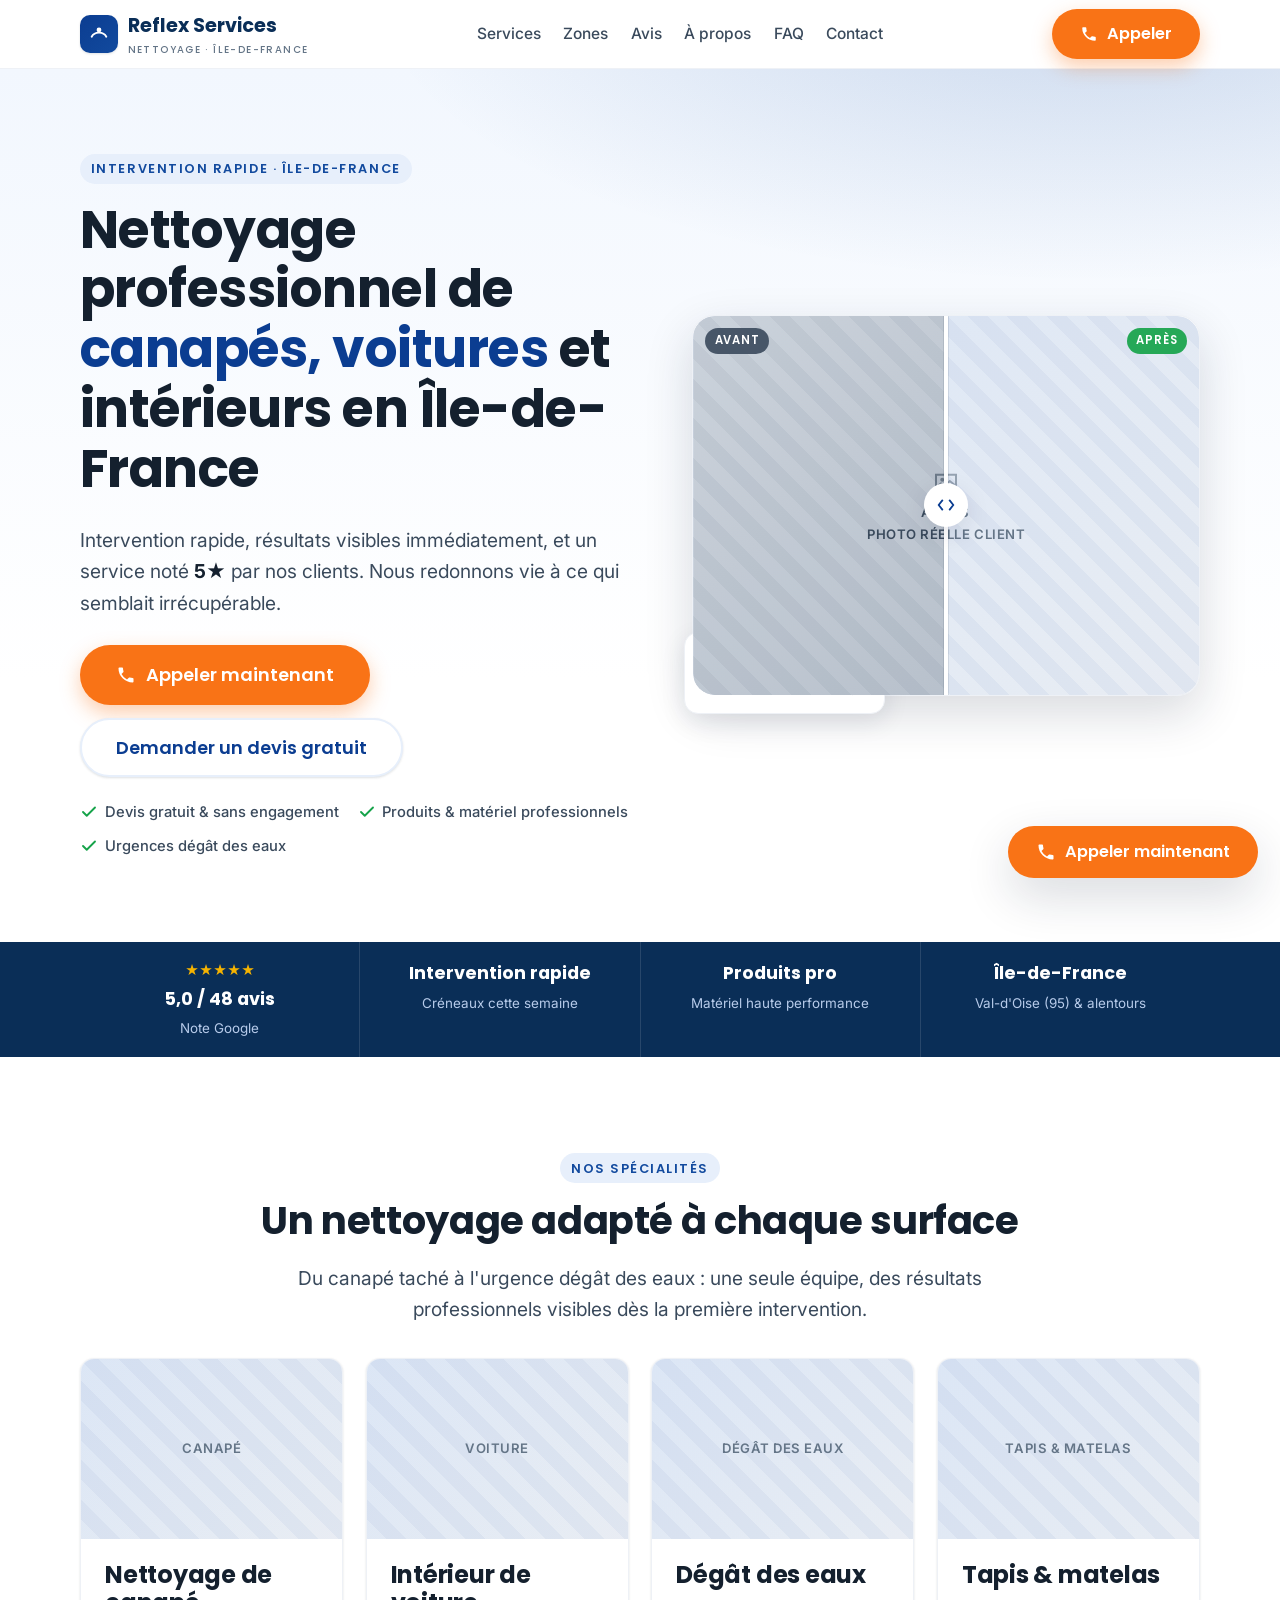
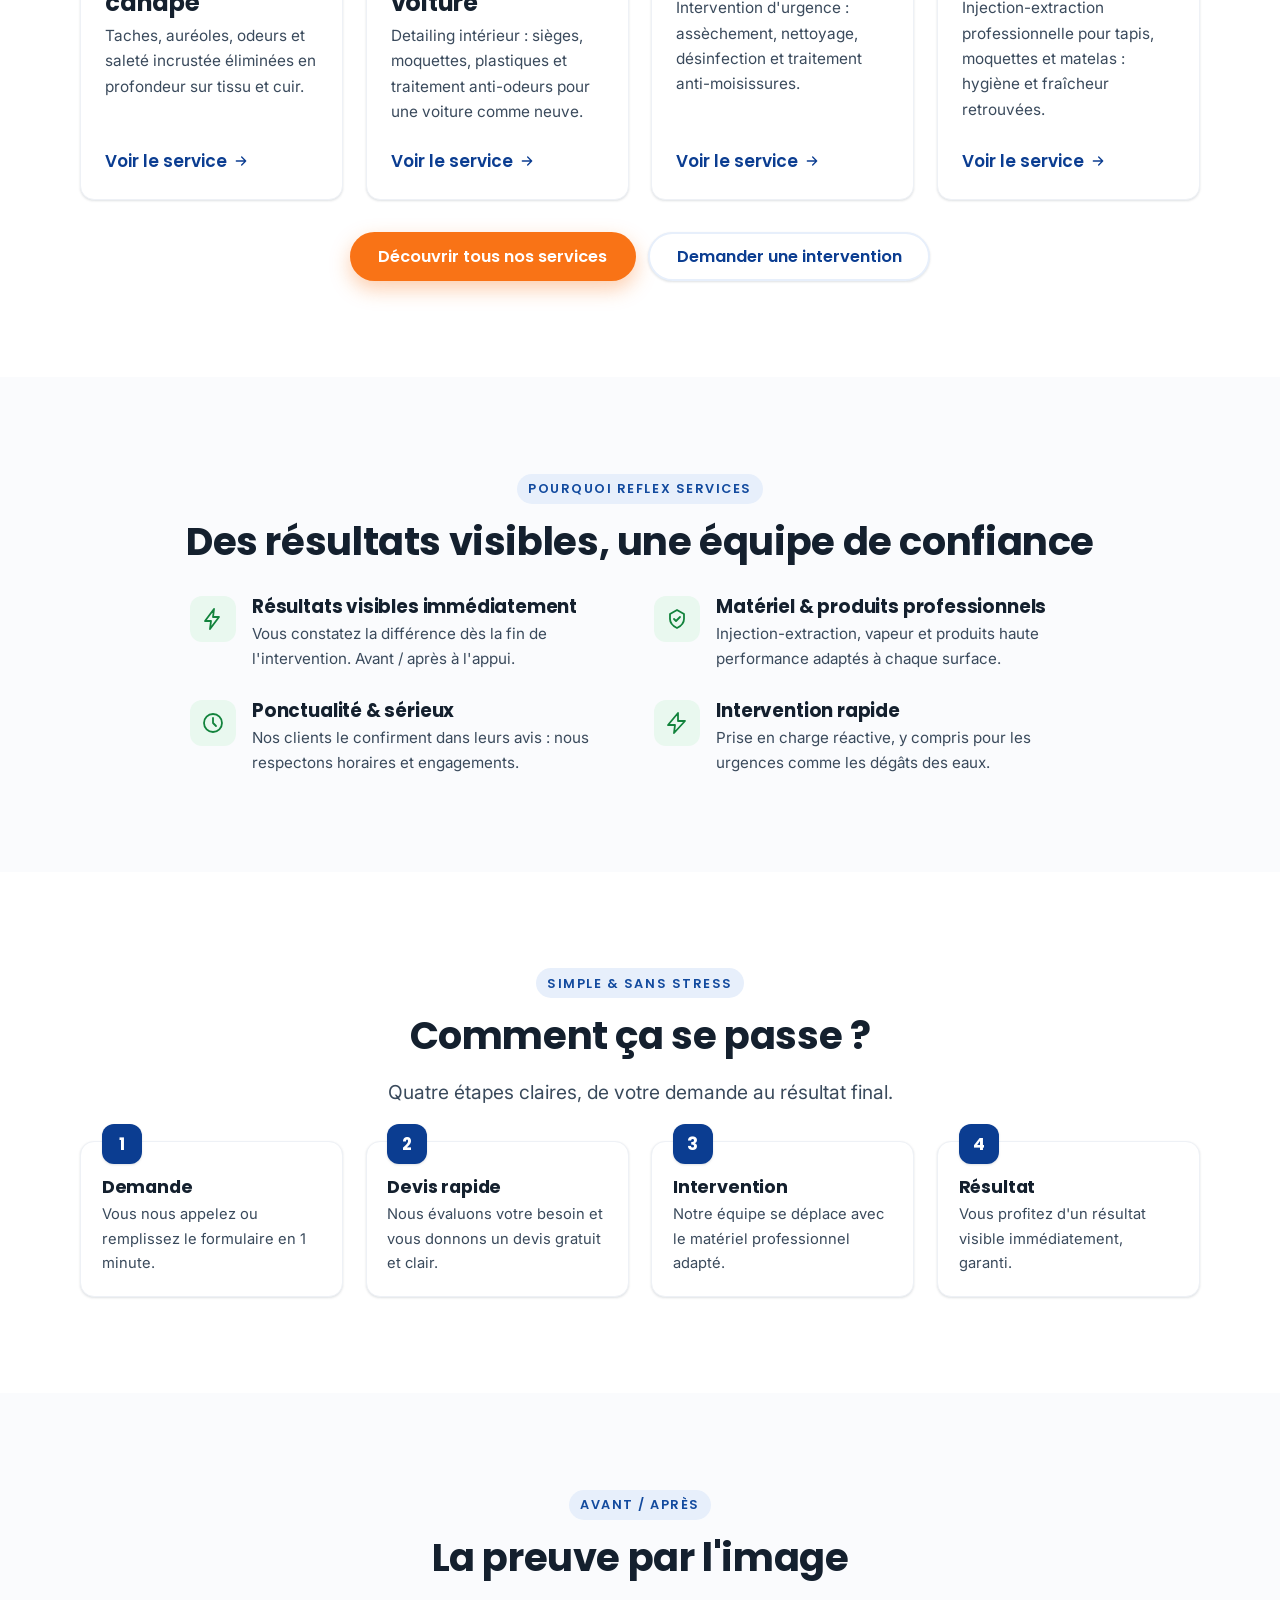
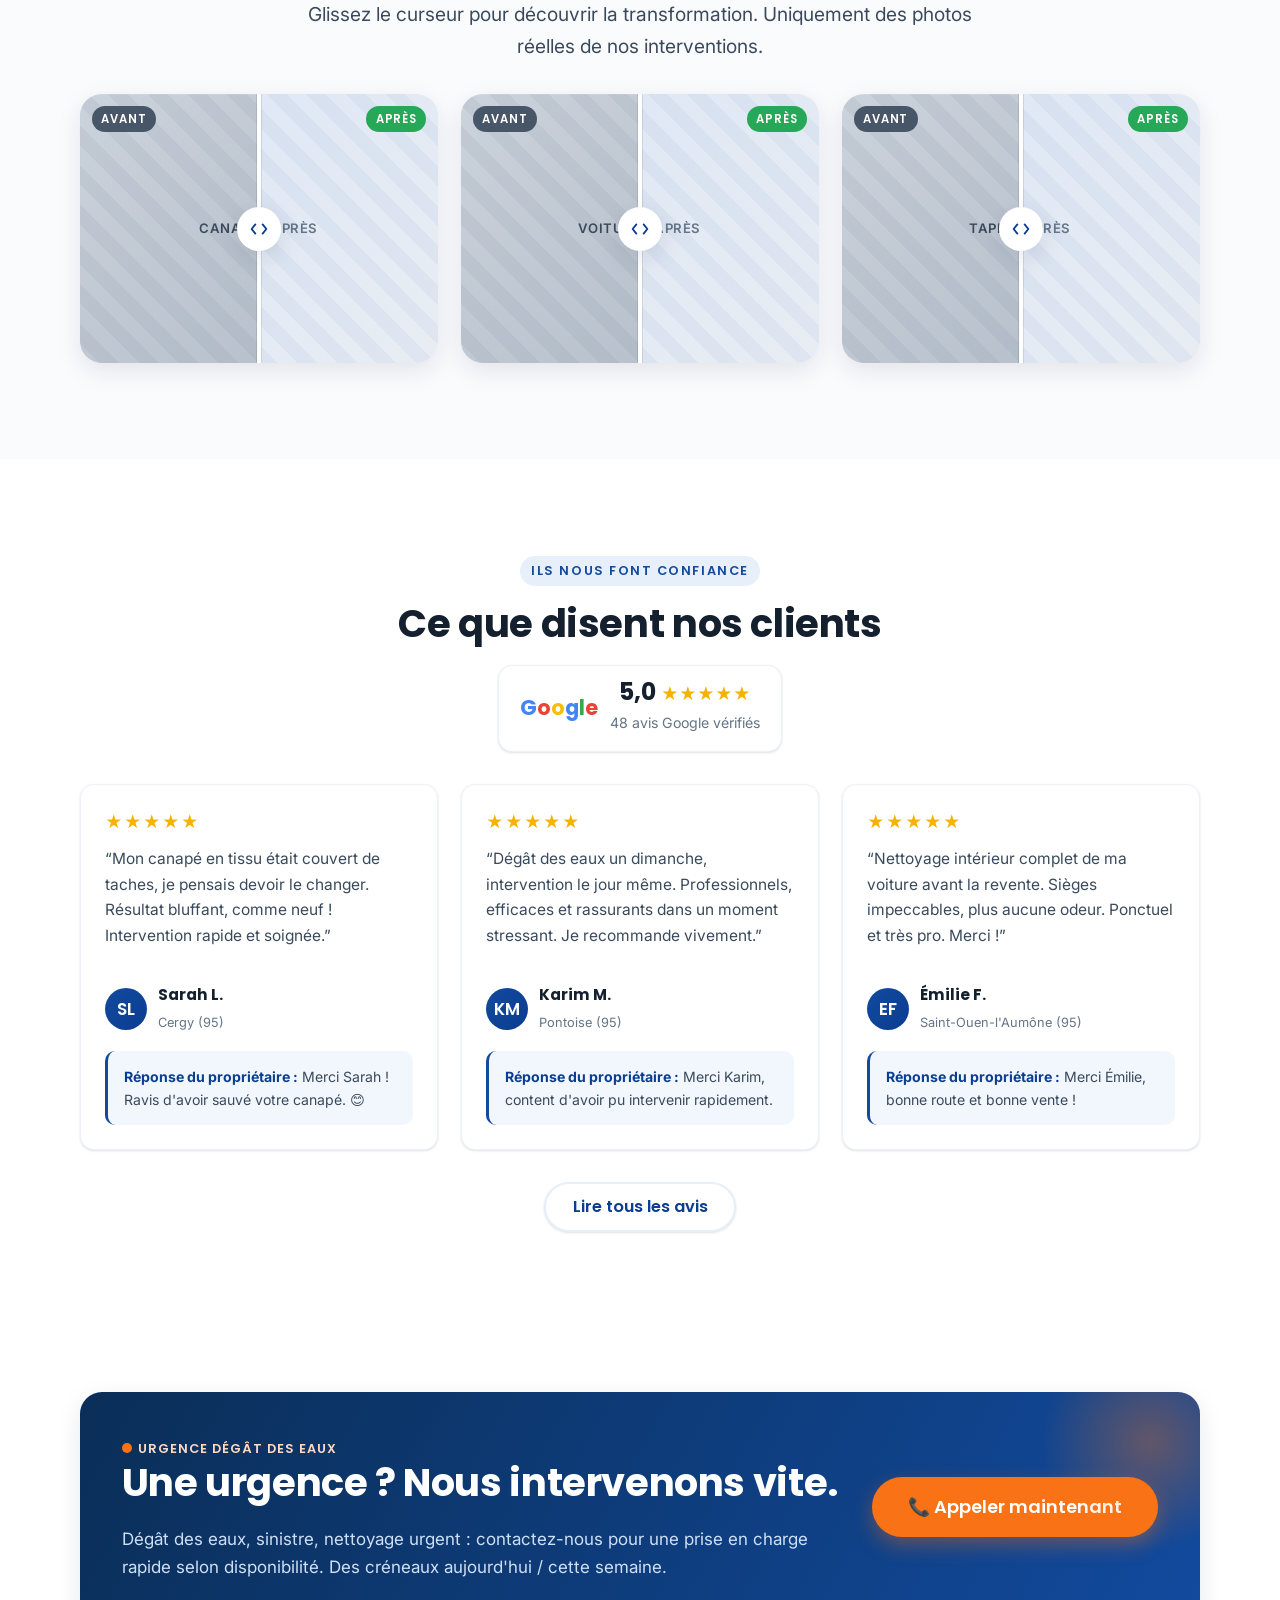
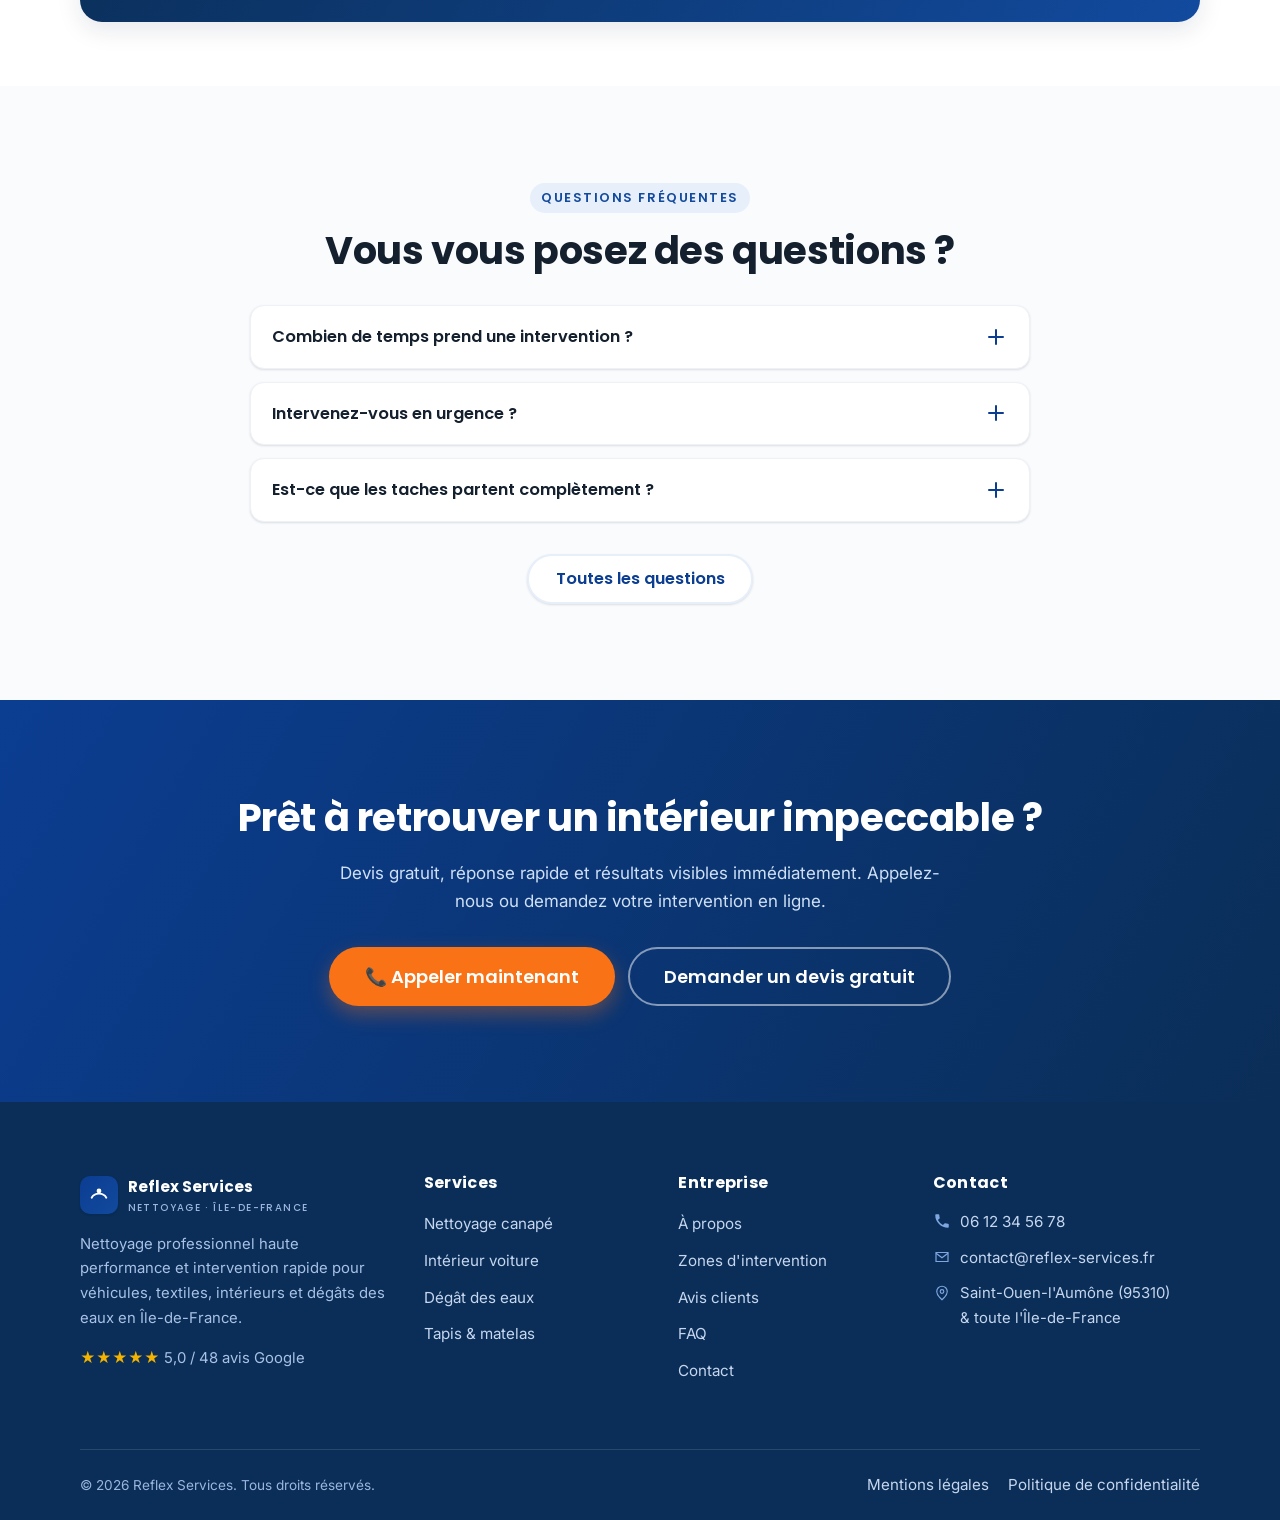
<file: index.html>
<!DOCTYPE html>
<html lang="fr">
<head>
<meta charset="UTF-8">
<meta name="viewport" content="width=device-width, initial-scale=1">
<title>Nettoyage professionnel canapé, voiture & dégâts des eaux | Reflex Services Île-de-France</title>
<meta name="description" content="Reflex Services : nettoyage professionnel de canapés, voitures, tapis, matelas et intervention dégât des eaux en Île-de-France. Intervention rapide, résultats visibles immédiatement. Noté 5★ (48 avis Google).">
<link rel="canonical" href="https://www.reflex-services.fr/">
<meta name="theme-color" content="#0a2e57">

<!-- Open Graph -->
<meta property="og:type" content="website">
<meta property="og:title" content="Reflex Services — Nettoyage professionnel en Île-de-France">
<meta property="og:description" content="Intervention rapide et nettoyage haute performance : canapés, voitures, textiles, dégâts des eaux. Noté 5★ par nos clients.">
<meta property="og:locale" content="fr_FR">
<meta property="og:url" content="https://www.reflex-services.fr/">

<link rel="preconnect" href="https://fonts.googleapis.com">
<link rel="preconnect" href="https://fonts.gstatic.com" crossorigin>
<link href="https://fonts.googleapis.com/css2?family=Inter:wght@400;500;600&family=Poppins:wght@600;700&display=swap" rel="stylesheet">
<link rel="stylesheet" href="assets/css/style.css">
<link rel="icon" href="data:image/svg+xml,%3Csvg xmlns='http://www.w3.org/2000/svg' viewBox='0 0 32 32'%3E%3Crect width='32' height='32' rx='8' fill='%230b3d91'/%3E%3Cpath d='M9 20c2-6 12-6 14 0' stroke='white' stroke-width='2.4' fill='none' stroke-linecap='round'/%3E%3Ccircle cx='16' cy='11' r='3' fill='white'/%3E%3C/svg%3E">

<!-- Structured data: LocalBusiness + aggregate rating -->
<script type="application/ld+json">
{
  "@context": "https://schema.org",
  "@type": "CleaningService",
  "name": "Reflex Services",
  "image": "https://www.reflex-services.fr/assets/img/logo.png",
  "url": "https://www.reflex-services.fr/",
  "telephone": "+33612345678",
  "priceRange": "€€",
  "address": {
    "@type": "PostalAddress",
    "addressLocality": "Saint-Ouen-l'Aumône",
    "postalCode": "95310",
    "addressRegion": "Île-de-France",
    "addressCountry": "FR"
  },
  "areaServed": ["Val-d'Oise", "Île-de-France", "Paris"],
  "aggregateRating": {
    "@type": "AggregateRating",
    "ratingValue": "5.0",
    "reviewCount": "48",
    "bestRating": "5"
  },
  "openingHoursSpecification": {
    "@type": "OpeningHoursSpecification",
    "dayOfWeek": ["Monday","Tuesday","Wednesday","Thursday","Friday","Saturday"],
    "opens": "08:00",
    "closes": "19:00"
  }
}
</script>
</head>
<body>
<a class="skip-link" href="#main">Aller au contenu</a>

<!-- ================= HEADER ================= -->
<header class="site-header">
  <div class="container nav">
    <a class="brand" href="index.html" aria-label="Reflex Services — accueil">
      <span class="brand__mark" aria-hidden="true">
        <svg viewBox="0 0 24 24" fill="none"><path d="M4 15c3-6 13-6 16 0" stroke="currentColor" stroke-width="2" stroke-linecap="round"/><circle cx="12" cy="7.5" r="2.6" fill="currentColor"/></svg>
      </span>
      <span>Reflex Services<small>Nettoyage · Île-de-France</small></span>
    </a>

    <nav class="nav__links" aria-label="Navigation principale">
      <a href="services.html" data-nav="services.html">Services</a>
      <a href="zones-intervention.html" data-nav="zones-intervention.html">Zones</a>
      <a href="avis.html" data-nav="avis.html">Avis</a>
      <a href="about.html" data-nav="about.html">À propos</a>
      <a href="faq.html" data-nav="faq.html">FAQ</a>
      <a href="contact.html" data-nav="contact.html">Contact</a>
    </nav>

    <div class="nav__cta">
      <a class="btn btn--primary" href="tel:+33612345678">
        <svg viewBox="0 0 24 24" width="18" height="18" fill="none" aria-hidden="true"><path d="M6.6 10.8a15 15 0 0 0 6.6 6.6l2.2-2.2c.3-.3.7-.4 1-.2 1.2.4 2.4.6 3.6.6.6 0 1 .4 1 1V20c0 .6-.4 1-1 1A17 17 0 0 1 3 4c0-.6.4-1 1-1h3.4c.6 0 1 .4 1 1 0 1.3.2 2.5.6 3.6.1.4 0 .8-.3 1z" fill="currentColor"/></svg>
        Appeler
      </a>
    </div>

    <button class="nav__toggle" aria-label="Ouvrir le menu" aria-expanded="false" aria-controls="mobile-menu">
      <span></span><span></span><span></span>
    </button>
  </div>
  <div class="mobile-menu" id="mobile-menu">
    <a href="services.html">Services</a>
    <a href="zones-intervention.html">Zones d'intervention</a>
    <a href="avis.html">Avis clients</a>
    <a href="about.html">À propos</a>
    <a href="faq.html">FAQ</a>
    <a href="contact.html">Contact</a>
    <a class="btn btn--primary btn--block" href="tel:+33612345678">📞 Appeler maintenant</a>
    <a class="btn btn--secondary btn--block" href="contact.html" style="margin-top:.6rem">Demander un devis gratuit</a>
  </div>
</header>

<main id="main">

<!-- ================= HERO ================= -->
<section class="hero">
  <div class="container hero__grid">
    <div class="hero__content">
      <span class="eyebrow">Intervention rapide · Île-de-France</span>
      <h1>Nettoyage professionnel de <span>canapés, voitures</span> et intérieurs en Île-de-France</h1>
      <p class="lead">Intervention rapide, résultats visibles immédiatement, et un service noté <strong>5★</strong> par nos clients. Nous redonnons vie à ce qui semblait irrécupérable.</p>
      <div class="btn-row">
        <a class="btn btn--primary btn--lg" href="tel:+33612345678">
          <svg viewBox="0 0 24 24" width="20" height="20" fill="none" aria-hidden="true"><path d="M6.6 10.8a15 15 0 0 0 6.6 6.6l2.2-2.2c.3-.3.7-.4 1-.2 1.2.4 2.4.6 3.6.6.6 0 1 .4 1 1V20c0 .6-.4 1-1 1A17 17 0 0 1 3 4c0-.6.4-1 1-1h3.4c.6 0 1 .4 1 1 0 1.3.2 2.5.6 3.6.1.4 0 .8-.3 1z" fill="currentColor"/></svg>
          Appeler maintenant
        </a>
        <a class="btn btn--secondary btn--lg" href="contact.html">Demander un devis gratuit</a>
      </div>
      <div class="hero__badges">
        <span class="hero__badge"><svg viewBox="0 0 24 24" fill="none"><path d="M20 6 9 17l-5-5" stroke="currentColor" stroke-width="2.5" stroke-linecap="round" stroke-linejoin="round"/></svg> Devis gratuit &amp; sans engagement</span>
        <span class="hero__badge"><svg viewBox="0 0 24 24" fill="none"><path d="M20 6 9 17l-5-5" stroke="currentColor" stroke-width="2.5" stroke-linecap="round" stroke-linejoin="round"/></svg> Produits &amp; matériel professionnels</span>
        <span class="hero__badge"><svg viewBox="0 0 24 24" fill="none"><path d="M20 6 9 17l-5-5" stroke="currentColor" stroke-width="2.5" stroke-linecap="round" stroke-linejoin="round"/></svg> Urgences dégât des eaux</span>
      </div>
    </div>

    <div class="hero__media reveal">
      <div class="hero__card">
        <div class="ba" role="group" aria-label="Comparateur avant / après nettoyage de canapé">
          <div class="ba__img ba__after">
            <div class="placeholder"><span class="placeholder__label"><svg viewBox="0 0 24 24" fill="none"><path d="M4 7h16v12H4z" stroke="currentColor" stroke-width="1.6"/><circle cx="9" cy="11" r="1.6" fill="currentColor"/><path d="M4 17l4-3 3 2 4-4 5 4" stroke="currentColor" stroke-width="1.6" fill="none"/></svg>Après<br>Photo réelle client</span></div>
          </div>
          <div class="ba__img ba__before">
            <div class="placeholder"><span class="placeholder__label"><svg viewBox="0 0 24 24" fill="none"><path d="M4 7h16v12H4z" stroke="currentColor" stroke-width="1.6"/><circle cx="9" cy="11" r="1.6" fill="currentColor"/><path d="M4 17l4-3 3 2 4-4 5 4" stroke="currentColor" stroke-width="1.6" fill="none"/></svg>Avant<br>Photo réelle client</span></div>
          </div>
          <span class="ba__tag ba__tag--before">Avant</span>
          <span class="ba__tag ba__tag--after">Après</span>
          <div class="ba__handle"></div>
          <div class="ba__knob" aria-hidden="true"><svg viewBox="0 0 24 24" fill="none"><path d="M8 7 4 12l4 5M16 7l4 5-4 5" stroke="currentColor" stroke-width="2" stroke-linecap="round" stroke-linejoin="round"/></svg></div>
          <input class="ba__range" type="range" min="0" max="100" value="50" aria-label="Glisser pour comparer avant et après">
        </div>
      </div>
      <div class="hero__float hero__float--rating">
        <div>
          <div class="stars" aria-hidden="true">★★★★★</div>
          <strong>5,0 / 5</strong> <small>· 48 avis Google</small>
        </div>
      </div>
    </div>
  </div>
</section>

<!-- ================= TRUST BAR ================= -->
<section class="trustbar">
  <div class="container">
    <div class="trustbar__grid">
      <div class="trustbar__item"><span class="stars" aria-hidden="true">★★★★★</span><strong>5,0 / 48 avis</strong><span>Note Google</span></div>
      <div class="trustbar__item"><strong>Intervention rapide</strong><span>Créneaux cette semaine</span></div>
      <div class="trustbar__item"><strong>Produits pro</strong><span>Matériel haute performance</span></div>
      <div class="trustbar__item"><strong>Île-de-France</strong><span>Val-d'Oise (95) &amp; alentours</span></div>
    </div>
  </div>
</section>

<!-- ================= SERVICES OVERVIEW ================= -->
<section class="section" id="services">
  <div class="container">
    <div class="text-center reveal">
      <span class="eyebrow">Nos spécialités</span>
      <h2>Un nettoyage adapté à chaque surface</h2>
      <p class="lead center-block">Du canapé taché à l'urgence dégât des eaux : une seule équipe, des résultats professionnels visibles dès la première intervention.</p>
    </div>

    <div class="grid grid--4 mt-2">
      <article class="card service-card reveal">
        <div class="placeholder"><span class="placeholder__label">Canapé</span></div>
        <div class="service-card__body">
          <h3>Nettoyage de canapé</h3>
          <p>Taches, auréoles, odeurs et saleté incrustée éliminées en profondeur sur tissu et cuir.</p>
          <a class="card__link" href="services/nettoyage-canape.html">Voir le service <svg viewBox="0 0 24 24" fill="none"><path d="M5 12h14m-6-6 6 6-6 6" stroke="currentColor" stroke-width="2" stroke-linecap="round" stroke-linejoin="round"/></svg></a>
        </div>
      </article>

      <article class="card service-card reveal">
        <div class="placeholder"><span class="placeholder__label">Voiture</span></div>
        <div class="service-card__body">
          <h3>Intérieur de voiture</h3>
          <p>Detailing intérieur : sièges, moquettes, plastiques et traitement anti-odeurs pour une voiture comme neuve.</p>
          <a class="card__link" href="services/nettoyage-voiture-interieur.html">Voir le service <svg viewBox="0 0 24 24" fill="none"><path d="M5 12h14m-6-6 6 6-6 6" stroke="currentColor" stroke-width="2" stroke-linecap="round" stroke-linejoin="round"/></svg></a>
        </div>
      </article>

      <article class="card service-card reveal">
        <div class="placeholder"><span class="placeholder__label">Dégât des eaux</span></div>
        <div class="service-card__body">
          <h3>Dégât des eaux</h3>
          <p>Intervention d'urgence : assèchement, nettoyage, désinfection et traitement anti-moisissures.</p>
          <a class="card__link" href="services/degat-des-eaux.html">Voir le service <svg viewBox="0 0 24 24" fill="none"><path d="M5 12h14m-6-6 6 6-6 6" stroke="currentColor" stroke-width="2" stroke-linecap="round" stroke-linejoin="round"/></svg></a>
        </div>
      </article>

      <article class="card service-card reveal">
        <div class="placeholder"><span class="placeholder__label">Tapis &amp; matelas</span></div>
        <div class="service-card__body">
          <h3>Tapis &amp; matelas</h3>
          <p>Injection-extraction professionnelle pour tapis, moquettes et matelas : hygiène et fraîcheur retrouvées.</p>
          <a class="card__link" href="services/nettoyage-tapis-matelas.html">Voir le service <svg viewBox="0 0 24 24" fill="none"><path d="M5 12h14m-6-6 6 6-6 6" stroke="currentColor" stroke-width="2" stroke-linecap="round" stroke-linejoin="round"/></svg></a>
        </div>
      </article>
    </div>

    <div class="btn-row btn-row--center mt-2">
      <a class="btn btn--primary" href="services.html">Découvrir tous nos services</a>
      <a class="btn btn--secondary" href="contact.html">Demander une intervention</a>
    </div>
  </div>
</section>

<!-- ================= WHY CHOOSE US ================= -->
<section class="section bg-gray">
  <div class="container">
    <div class="text-center reveal">
      <span class="eyebrow">Pourquoi Reflex Services</span>
      <h2>Des résultats visibles, une équipe de confiance</h2>
    </div>
    <div class="grid grid--2 mt-2" style="max-width:900px;margin-inline:auto;gap:1.8rem">
      <div class="feature reveal">
        <span class="feature__icon"><svg viewBox="0 0 24 24" fill="none"><path d="M13 2 4 14h6l-1 8 9-12h-6z" stroke="currentColor" stroke-width="1.8" stroke-linejoin="round"/></svg></span>
        <div><h3>Résultats visibles immédiatement</h3><p>Vous constatez la différence dès la fin de l'intervention. Avant / après à l'appui.</p></div>
      </div>
      <div class="feature reveal">
        <span class="feature__icon"><svg viewBox="0 0 24 24" fill="none"><path d="M12 3l7 4v5c0 4-3 7-7 9-4-2-7-5-7-9V7z" stroke="currentColor" stroke-width="1.8" stroke-linejoin="round"/><path d="M9 12l2 2 4-4" stroke="currentColor" stroke-width="1.8" stroke-linecap="round" stroke-linejoin="round"/></svg></span>
        <div><h3>Matériel &amp; produits professionnels</h3><p>Injection-extraction, vapeur et produits haute performance adaptés à chaque surface.</p></div>
      </div>
      <div class="feature reveal">
        <span class="feature__icon"><svg viewBox="0 0 24 24" fill="none"><circle cx="12" cy="12" r="9" stroke="currentColor" stroke-width="1.8"/><path d="M12 7v5l3 3" stroke="currentColor" stroke-width="1.8" stroke-linecap="round" stroke-linejoin="round"/></svg></span>
        <div><h3>Ponctualité &amp; sérieux</h3><p>Nos clients le confirment dans leurs avis : nous respectons horaires et engagements.</p></div>
      </div>
      <div class="feature reveal">
        <span class="feature__icon"><svg viewBox="0 0 24 24" fill="none"><path d="M13 2 3 14h7l-1 8 11-12h-7z" stroke="currentColor" stroke-width="1.8" stroke-linejoin="round"/></svg></span>
        <div><h3>Intervention rapide</h3><p>Prise en charge réactive, y compris pour les urgences comme les dégâts des eaux.</p></div>
      </div>
    </div>
  </div>
</section>

<!-- ================= PROCESS ================= -->
<section class="section">
  <div class="container">
    <div class="text-center reveal">
      <span class="eyebrow">Simple &amp; sans stress</span>
      <h2>Comment ça se passe ?</h2>
      <p class="lead center-block">Quatre étapes claires, de votre demande au résultat final.</p>
    </div>
    <div class="steps mt-2">
      <div class="step reveal"><div class="step__num"></div><h3>Demande</h3><p>Vous nous appelez ou remplissez le formulaire en 1 minute.</p></div>
      <div class="step reveal"><div class="step__num"></div><h3>Devis rapide</h3><p>Nous évaluons votre besoin et vous donnons un devis gratuit et clair.</p></div>
      <div class="step reveal"><div class="step__num"></div><h3>Intervention</h3><p>Notre équipe se déplace avec le matériel professionnel adapté.</p></div>
      <div class="step reveal"><div class="step__num"></div><h3>Résultat</h3><p>Vous profitez d'un résultat visible immédiatement, garanti.</p></div>
    </div>
  </div>
</section>

<!-- ================= BEFORE / AFTER GALLERY ================= -->
<section class="section bg-gray">
  <div class="container">
    <div class="text-center reveal">
      <span class="eyebrow">Avant / Après</span>
      <h2>La preuve par l'image</h2>
      <p class="lead center-block">Glissez le curseur pour découvrir la transformation. Uniquement des photos réelles de nos interventions.</p>
    </div>
    <div class="grid grid--3 mt-2">
      <div class="reveal">
        <div class="ba" role="group" aria-label="Avant / après canapé">
          <div class="ba__img ba__after"><div class="placeholder"><span class="placeholder__label">Canapé · Après</span></div></div>
          <div class="ba__img ba__before"><div class="placeholder"><span class="placeholder__label">Canapé · Avant</span></div></div>
          <span class="ba__tag ba__tag--before">Avant</span><span class="ba__tag ba__tag--after">Après</span>
          <div class="ba__handle"></div>
          <div class="ba__knob" aria-hidden="true"><svg viewBox="0 0 24 24" fill="none"><path d="M8 7 4 12l4 5M16 7l4 5-4 5" stroke="currentColor" stroke-width="2" stroke-linecap="round" stroke-linejoin="round"/></svg></div>
          <input class="ba__range" type="range" min="0" max="100" value="50" aria-label="Comparer avant / après canapé">
        </div>
      </div>
      <div class="reveal">
        <div class="ba" role="group" aria-label="Avant / après voiture">
          <div class="ba__img ba__after"><div class="placeholder"><span class="placeholder__label">Voiture · Après</span></div></div>
          <div class="ba__img ba__before"><div class="placeholder"><span class="placeholder__label">Voiture · Avant</span></div></div>
          <span class="ba__tag ba__tag--before">Avant</span><span class="ba__tag ba__tag--after">Après</span>
          <div class="ba__handle"></div>
          <div class="ba__knob" aria-hidden="true"><svg viewBox="0 0 24 24" fill="none"><path d="M8 7 4 12l4 5M16 7l4 5-4 5" stroke="currentColor" stroke-width="2" stroke-linecap="round" stroke-linejoin="round"/></svg></div>
          <input class="ba__range" type="range" min="0" max="100" value="50" aria-label="Comparer avant / après voiture">
        </div>
      </div>
      <div class="reveal">
        <div class="ba" role="group" aria-label="Avant / après tapis">
          <div class="ba__img ba__after"><div class="placeholder"><span class="placeholder__label">Tapis · Après</span></div></div>
          <div class="ba__img ba__before"><div class="placeholder"><span class="placeholder__label">Tapis · Avant</span></div></div>
          <span class="ba__tag ba__tag--before">Avant</span><span class="ba__tag ba__tag--after">Après</span>
          <div class="ba__handle"></div>
          <div class="ba__knob" aria-hidden="true"><svg viewBox="0 0 24 24" fill="none"><path d="M8 7 4 12l4 5M16 7l4 5-4 5" stroke="currentColor" stroke-width="2" stroke-linecap="round" stroke-linejoin="round"/></svg></div>
          <input class="ba__range" type="range" min="0" max="100" value="50" aria-label="Comparer avant / après tapis">
        </div>
      </div>
    </div>
  </div>
</section>

<!-- ================= REVIEWS ================= -->
<section class="section">
  <div class="container">
    <div class="text-center reveal">
      <span class="eyebrow">Ils nous font confiance</span>
      <h2>Ce que disent nos clients</h2>
      <div class="mt-1"><span class="google-badge"><span class="g" aria-hidden="true"><b>G</b><b>o</b><b>o</b><b>g</b><b>l</b><b>e</b></span><span><span class="google-badge__score">5,0</span> <span class="stars" aria-hidden="true">★★★★★</span><br><small>48 avis Google vérifiés</small></span></span></div>
    </div>

    <div class="reviews-strip mt-2">
      <article class="review reveal">
        <div class="stars" aria-hidden="true">★★★★★</div>
        <p class="review__text">Mon canapé en tissu était couvert de taches, je pensais devoir le changer. Résultat bluffant, comme neuf ! Intervention rapide et soignée.</p>
        <div class="review__author"><span class="review__avatar">SL</span><span class="review__meta"><strong>Sarah L.</strong><span>Cergy (95)</span></span></div>
        <div class="review__owner"><strong>Réponse du propriétaire :</strong> Merci Sarah ! Ravis d'avoir sauvé votre canapé. 😊</div>
      </article>
      <article class="review reveal">
        <div class="stars" aria-hidden="true">★★★★★</div>
        <p class="review__text">Dégât des eaux un dimanche, intervention le jour même. Professionnels, efficaces et rassurants dans un moment stressant. Je recommande vivement.</p>
        <div class="review__author"><span class="review__avatar">KM</span><span class="review__meta"><strong>Karim M.</strong><span>Pontoise (95)</span></span></div>
        <div class="review__owner"><strong>Réponse du propriétaire :</strong> Merci Karim, content d'avoir pu intervenir rapidement.</div>
      </article>
      <article class="review reveal">
        <div class="stars" aria-hidden="true">★★★★★</div>
        <p class="review__text">Nettoyage intérieur complet de ma voiture avant la revente. Sièges impeccables, plus aucune odeur. Ponctuel et très pro. Merci !</p>
        <div class="review__author"><span class="review__avatar">EF</span><span class="review__meta"><strong>Émilie F.</strong><span>Saint-Ouen-l'Aumône (95)</span></span></div>
        <div class="review__owner"><strong>Réponse du propriétaire :</strong> Merci Émilie, bonne route et bonne vente !</div>
      </article>
    </div>
    <div class="btn-row btn-row--center mt-2"><a class="btn btn--secondary" href="avis.html">Lire tous les avis</a></div>
  </div>
</section>

<!-- ================= EMERGENCY BANNER ================= -->
<section class="section--tight">
  <div class="container">
    <div class="emergency reveal">
      <div>
        <span class="pulse"><span class="dot"></span> Urgence dégât des eaux</span>
        <h2>Une urgence ? Nous intervenons vite.</h2>
        <p>Dégât des eaux, sinistre, nettoyage urgent : contactez-nous pour une prise en charge rapide selon disponibilité. Des créneaux aujourd'hui / cette semaine.</p>
      </div>
      <div class="btn-row">
        <a class="btn btn--primary btn--lg" href="tel:+33612345678">📞 Appeler maintenant</a>
      </div>
    </div>
  </div>
</section>

<!-- ================= FAQ PREVIEW ================= -->
<section class="section bg-gray">
  <div class="container">
    <div class="text-center reveal">
      <span class="eyebrow">Questions fréquentes</span>
      <h2>Vous vous posez des questions ?</h2>
    </div>
    <div class="faq mt-2">
      <div class="faq__item reveal">
        <button class="faq__q" aria-expanded="false" aria-controls="fq1">Combien de temps prend une intervention ?<span class="faq__icon" aria-hidden="true"></span></button>
        <div class="faq__a" id="fq1"><div class="faq__a-inner"><p>Cela dépend de la surface : comptez en général 1h à 2h30 pour un canapé ou un intérieur de voiture. Nous vous donnons une estimation précise lors du devis.</p></div></div>
      </div>
      <div class="faq__item reveal">
        <button class="faq__q" aria-expanded="false" aria-controls="fq2">Intervenez-vous en urgence ?<span class="faq__icon" aria-hidden="true"></span></button>
        <div class="faq__a" id="fq2"><div class="faq__a-inner"><p>Oui. Pour les dégâts des eaux et situations urgentes, nous proposons une intervention rapide selon disponibilité, avec des créneaux le jour même ou dans la semaine.</p></div></div>
      </div>
      <div class="faq__item reveal">
        <button class="faq__q" aria-expanded="false" aria-controls="fq3">Est-ce que les taches partent complètement ?<span class="faq__icon" aria-hidden="true"></span></button>
        <div class="faq__a" id="fq3"><div class="faq__a-inner"><p>Dans la grande majorité des cas, oui. Nous utilisons du matériel professionnel qui traite les taches en profondeur. Nous restons transparents sur le résultat attendu dès le devis.</p></div></div>
      </div>
    </div>
    <div class="btn-row btn-row--center mt-2"><a class="btn btn--secondary" href="faq.html">Toutes les questions</a></div>
  </div>
</section>

<!-- ================= FINAL CTA ================= -->
<section class="section cta-band">
  <div class="container reveal">
    <h2>Prêt à retrouver un intérieur impeccable ?</h2>
    <p class="mt-1">Devis gratuit, réponse rapide et résultats visibles immédiatement. Appelez-nous ou demandez votre intervention en ligne.</p>
    <div class="btn-row btn-row--center mt-2">
      <a class="btn btn--primary btn--lg" href="tel:+33612345678">📞 Appeler maintenant</a>
      <a class="btn btn--ghost btn--lg" href="contact.html">Demander un devis gratuit</a>
    </div>
  </div>
</section>

</main>

<!-- ================= FOOTER ================= -->
<footer class="site-footer">
  <div class="container">
    <div class="footer-grid">
      <div class="footer-brand">
        <a class="brand" href="index.html">
          <span class="brand__mark" aria-hidden="true"><svg viewBox="0 0 24 24" fill="none"><path d="M4 15c3-6 13-6 16 0" stroke="currentColor" stroke-width="2" stroke-linecap="round"/><circle cx="12" cy="7.5" r="2.6" fill="currentColor"/></svg></span>
          <span>Reflex Services<small>Nettoyage · Île-de-France</small></span>
        </a>
        <p>Nettoyage professionnel haute performance et intervention rapide pour véhicules, textiles, intérieurs et dégâts des eaux en Île-de-France.</p>
        <p><span class="stars" style="color:var(--star)" aria-hidden="true">★★★★★</span> 5,0 / 48 avis Google</p>
      </div>
      <div>
        <h4>Services</h4>
        <ul class="footer-links">
          <li><a href="services/nettoyage-canape.html">Nettoyage canapé</a></li>
          <li><a href="services/nettoyage-voiture-interieur.html">Intérieur voiture</a></li>
          <li><a href="services/degat-des-eaux.html">Dégât des eaux</a></li>
          <li><a href="services/nettoyage-tapis-matelas.html">Tapis &amp; matelas</a></li>
        </ul>
      </div>
      <div>
        <h4>Entreprise</h4>
        <ul class="footer-links">
          <li><a href="about.html">À propos</a></li>
          <li><a href="zones-intervention.html">Zones d'intervention</a></li>
          <li><a href="avis.html">Avis clients</a></li>
          <li><a href="faq.html">FAQ</a></li>
          <li><a href="contact.html">Contact</a></li>
        </ul>
      </div>
      <div>
        <h4>Contact</h4>
        <ul class="footer-contact">
          <li><svg viewBox="0 0 24 24" fill="none"><path d="M6.6 10.8a15 15 0 0 0 6.6 6.6l2.2-2.2c.3-.3.7-.4 1-.2 1.2.4 2.4.6 3.6.6.6 0 1 .4 1 1V20c0 .6-.4 1-1 1A17 17 0 0 1 3 4c0-.6.4-1 1-1h3.4c.6 0 1 .4 1 1 0 1.3.2 2.5.6 3.6.1.4 0 .8-.3 1z" fill="currentColor"/></svg> <a href="tel:+33612345678">06 12 34 56 78</a></li>
          <li><svg viewBox="0 0 24 24" fill="none"><path d="M4 6h16v12H4z" stroke="currentColor" stroke-width="1.6"/><path d="m4 7 8 6 8-6" stroke="currentColor" stroke-width="1.6"/></svg> <a href="mailto:contact@reflex-services.fr">contact@reflex-services.fr</a></li>
          <li><svg viewBox="0 0 24 24" fill="none"><path d="M12 21s7-6.3 7-11a7 7 0 1 0-14 0c0 4.7 7 11 7 11z" stroke="currentColor" stroke-width="1.6"/><circle cx="12" cy="10" r="2.4" stroke="currentColor" stroke-width="1.6"/></svg> Saint-Ouen-l'Aumône (95310)<br>&amp; toute l'Île-de-France</li>
        </ul>
      </div>
    </div>
    <div class="footer-bottom">
      <span>© <span id="year">2026</span> Reflex Services. Tous droits réservés.</span>
      <nav aria-label="Liens légaux">
        <a href="mentions-legales.html">Mentions légales</a>
        <a href="politique-confidentialite.html">Politique de confidentialité</a>
      </nav>
    </div>
  </div>
</footer>

<!-- ================= STICKY MOBILE CTA ================= -->
<div class="sticky-cta">
  <a class="btn btn--primary" href="tel:+33612345678">📞 Appeler</a>
  <a class="btn btn--green" href="contact.html">Devis gratuit</a>
</div>
<a class="btn btn--primary float-call" href="tel:+33612345678" aria-label="Appeler Reflex Services">
  <svg viewBox="0 0 24 24" width="20" height="20" fill="none" aria-hidden="true"><path d="M6.6 10.8a15 15 0 0 0 6.6 6.6l2.2-2.2c.3-.3.7-.4 1-.2 1.2.4 2.4.6 3.6.6.6 0 1 .4 1 1V20c0 .6-.4 1-1 1A17 17 0 0 1 3 4c0-.6.4-1 1-1h3.4c.6 0 1 .4 1 1 0 1.3.2 2.5.6 3.6.1.4 0 .8-.3 1z" fill="currentColor"/></svg>
  Appeler maintenant
</a>

<script src="assets/js/main.js"></script>
</body>
</html>
</file>
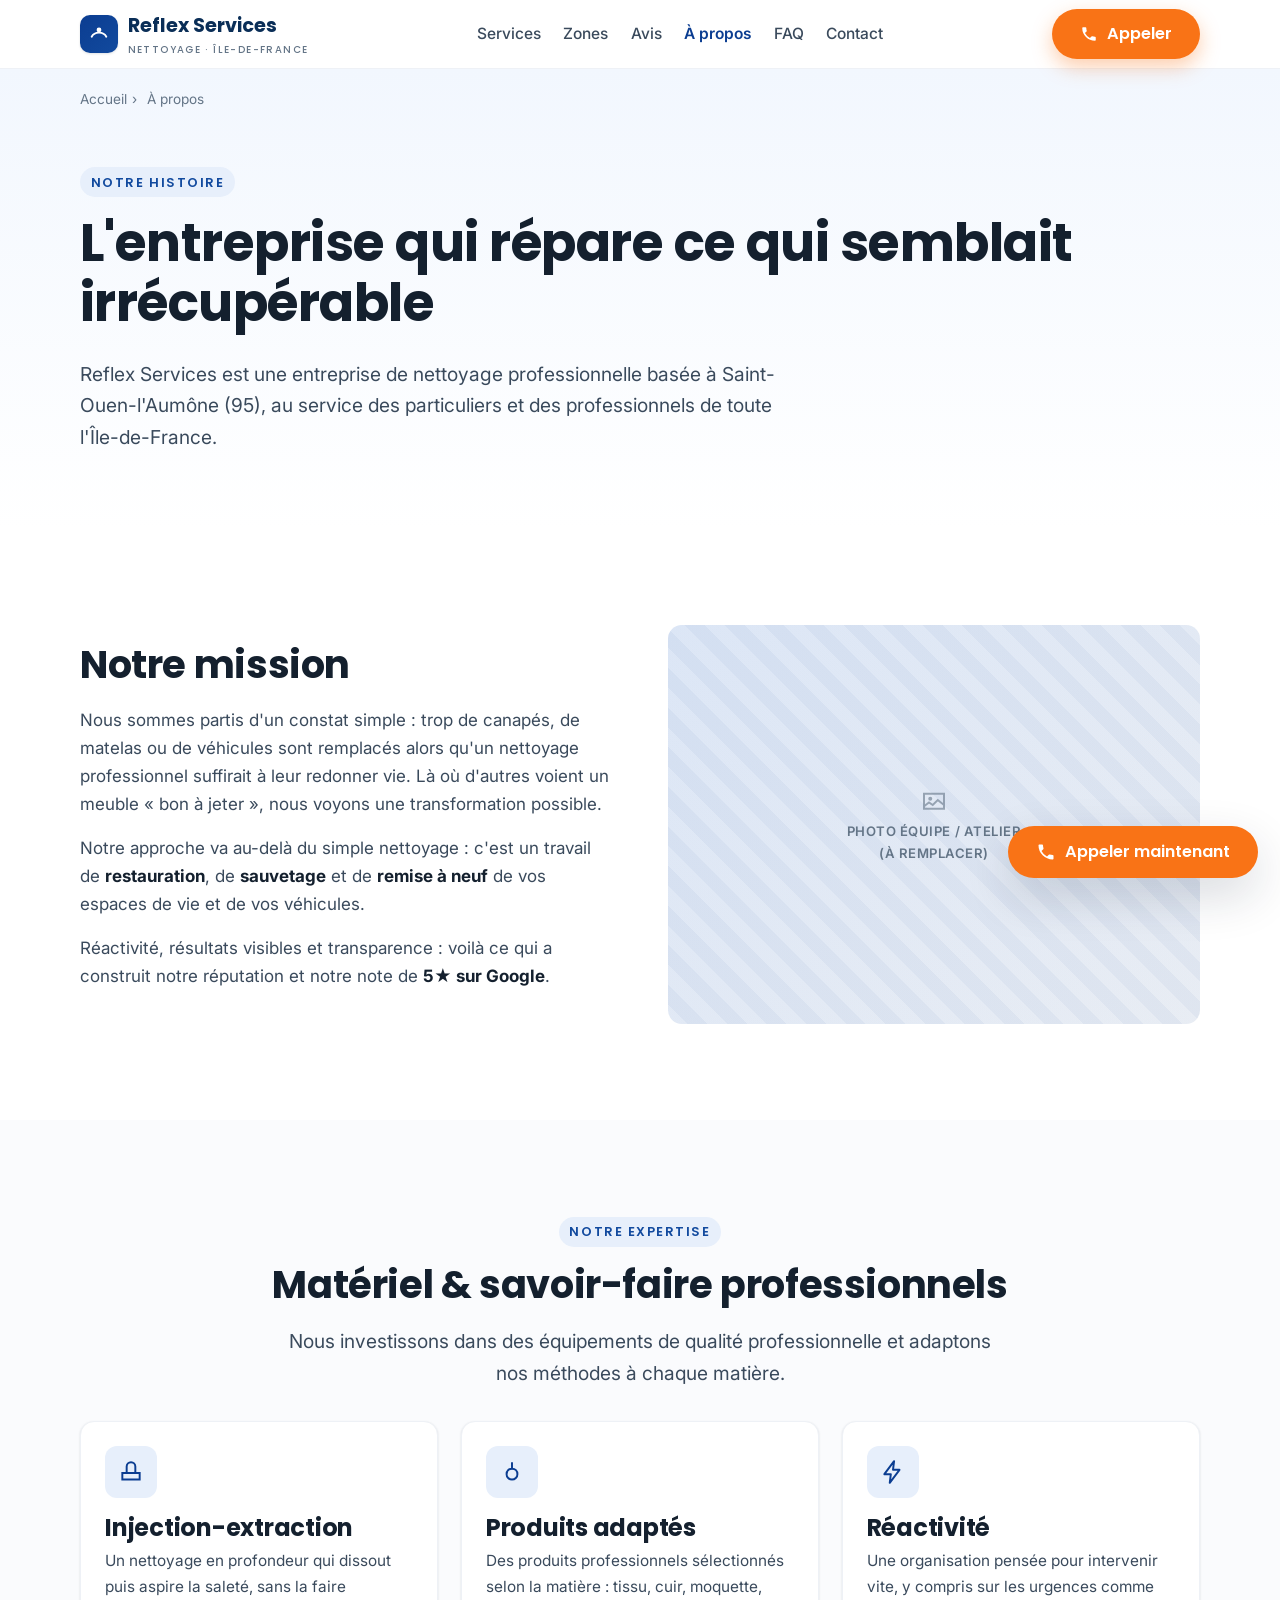
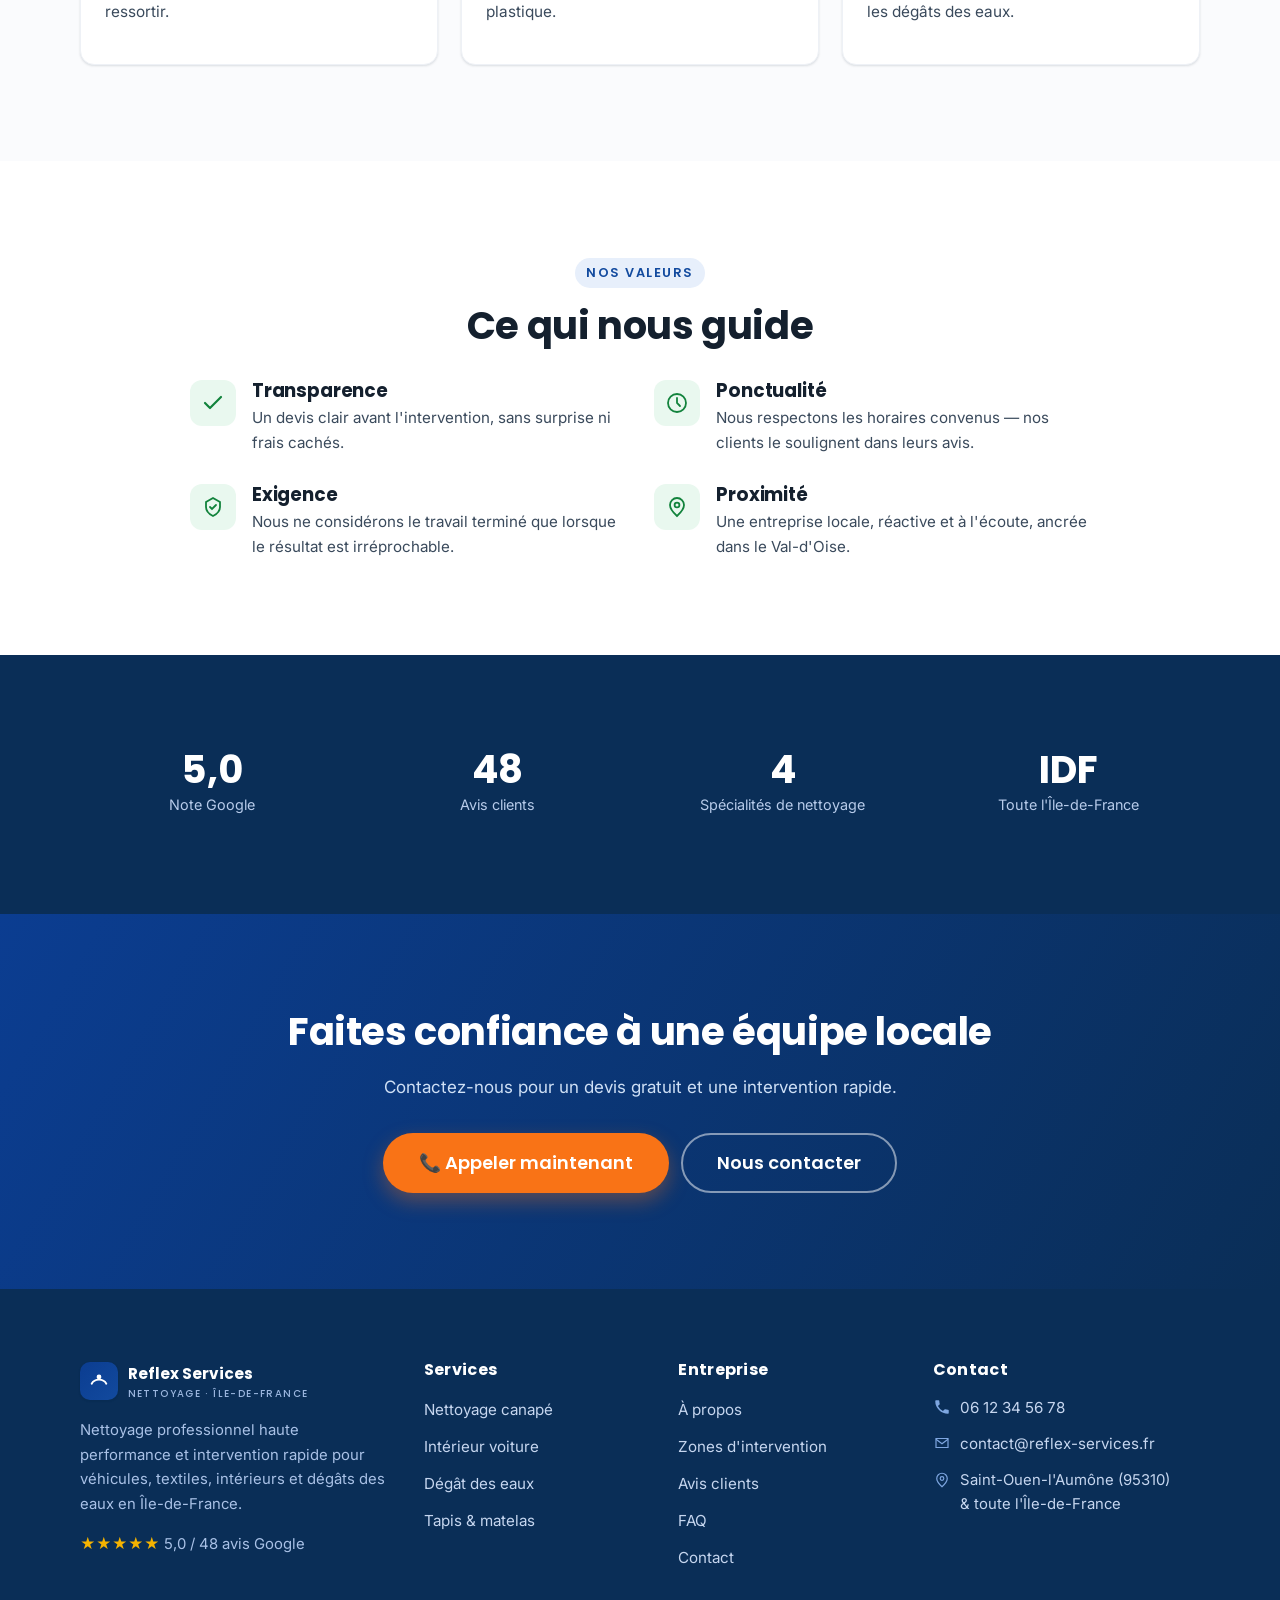
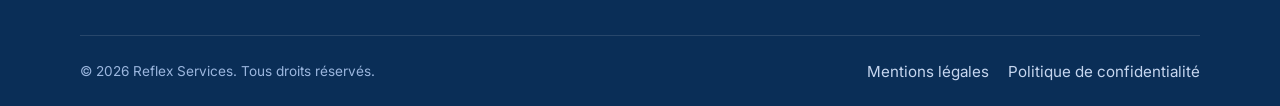
<file: about.html>
<!DOCTYPE html>
<html lang="fr">
<head>
<meta charset="UTF-8">
<meta name="viewport" content="width=device-width, initial-scale=1">
<title>À propos — entreprise de nettoyage professionnelle (95) | Reflex Services</title>
<meta name="description" content="Reflex Services, entreprise de nettoyage professionnelle basée à Saint-Ouen-l'Aumône (95) et active en Île-de-France. Découvrez notre histoire, notre matériel et nos valeurs.">
<link rel="canonical" href="https://www.reflex-services.fr/about.html">
<meta name="theme-color" content="#0a2e57">
<link rel="preconnect" href="https://fonts.googleapis.com">
<link rel="preconnect" href="https://fonts.gstatic.com" crossorigin>
<link href="https://fonts.googleapis.com/css2?family=Inter:wght@400;500;600&family=Poppins:wght@600;700&display=swap" rel="stylesheet">
<link rel="stylesheet" href="assets/css/style.css">
<link rel="icon" href="data:image/svg+xml,%3Csvg xmlns='http://www.w3.org/2000/svg' viewBox='0 0 32 32'%3E%3Crect width='32' height='32' rx='8' fill='%230b3d91'/%3E%3Cpath d='M9 20c2-6 12-6 14 0' stroke='white' stroke-width='2.4' fill='none' stroke-linecap='round'/%3E%3Ccircle cx='16' cy='11' r='3' fill='white'/%3E%3C/svg%3E">
</head>
<body>
<a class="skip-link" href="#main">Aller au contenu</a>
<header class="site-header">
  <div class="container nav">
    <a class="brand" href="index.html" aria-label="Reflex Services — accueil"><span class="brand__mark" aria-hidden="true"><svg viewBox="0 0 24 24" fill="none"><path d="M4 15c3-6 13-6 16 0" stroke="currentColor" stroke-width="2" stroke-linecap="round"/><circle cx="12" cy="7.5" r="2.6" fill="currentColor"/></svg></span><span>Reflex Services<small>Nettoyage · Île-de-France</small></span></a>
    <nav class="nav__links" aria-label="Navigation principale"><a href="services.html" data-nav="services.html">Services</a><a href="zones-intervention.html" data-nav="zones-intervention.html">Zones</a><a href="avis.html" data-nav="avis.html">Avis</a><a href="about.html" data-nav="about.html">À propos</a><a href="faq.html" data-nav="faq.html">FAQ</a><a href="contact.html" data-nav="contact.html">Contact</a></nav>
    <div class="nav__cta"><a class="btn btn--primary" href="tel:+33612345678"><svg viewBox="0 0 24 24" width="18" height="18" fill="none" aria-hidden="true"><path d="M6.6 10.8a15 15 0 0 0 6.6 6.6l2.2-2.2c.3-.3.7-.4 1-.2 1.2.4 2.4.6 3.6.6.6 0 1 .4 1 1V20c0 .6-.4 1-1 1A17 17 0 0 1 3 4c0-.6.4-1 1-1h3.4c.6 0 1 .4 1 1 0 1.3.2 2.5.6 3.6.1.4 0 .8-.3 1z" fill="currentColor"/></svg>Appeler</a></div>
    <button class="nav__toggle" aria-label="Ouvrir le menu" aria-expanded="false" aria-controls="mobile-menu"><span></span><span></span><span></span></button>
  </div>
  <div class="mobile-menu" id="mobile-menu"><a href="services.html">Services</a><a href="zones-intervention.html">Zones d'intervention</a><a href="avis.html">Avis clients</a><a href="about.html">À propos</a><a href="faq.html">FAQ</a><a href="contact.html">Contact</a><a class="btn btn--primary btn--block" href="tel:+33612345678">📞 Appeler maintenant</a><a class="btn btn--secondary btn--block" href="contact.html" style="margin-top:.6rem">Demander un devis gratuit</a></div>
</header>

<main id="main">
<section class="page-hero">
  <div class="container">
    <nav class="breadcrumb" aria-label="Fil d'Ariane"><a href="index.html">Accueil</a><span>›</span> À propos</nav>
    <div class="page-hero__inner">
      <span class="eyebrow">Notre histoire</span>
      <h1>L'entreprise qui répare ce qui semblait irrécupérable</h1>
      <p class="lead">Reflex Services est une entreprise de nettoyage professionnelle basée à Saint-Ouen-l'Aumône (95), au service des particuliers et des professionnels de toute l'Île-de-France.</p>
    </div>
  </div>
</section>

<section class="section">
  <div class="container split">
    <div class="prose reveal">
      <h2>Notre mission</h2>
      <p>Nous sommes partis d'un constat simple : trop de canapés, de matelas ou de véhicules sont remplacés alors qu'un nettoyage professionnel suffirait à leur redonner vie. Là où d'autres voient un meuble « bon à jeter », nous voyons une transformation possible.</p>
      <p>Notre approche va au-delà du simple nettoyage : c'est un travail de <strong>restauration</strong>, de <strong>sauvetage</strong> et de <strong>remise à neuf</strong> de vos espaces de vie et de vos véhicules.</p>
      <p>Réactivité, résultats visibles et transparence : voilà ce qui a construit notre réputation et notre note de <strong>5★ sur Google</strong>.</p>
    </div>
    <div class="split__media reveal">
      <div class="placeholder" style="aspect-ratio:4/3"><span class="placeholder__label"><svg viewBox="0 0 24 24" fill="none"><path d="M4 7h16v12H4z" stroke="currentColor" stroke-width="1.6"/><circle cx="9" cy="11" r="1.6" fill="currentColor"/><path d="M4 17l4-3 3 2 4-4 5 4" stroke="currentColor" stroke-width="1.6" fill="none"/></svg>Photo équipe / atelier<br>(à remplacer)</span></div>
    </div>
  </div>
</section>

<section class="section bg-gray">
  <div class="container">
    <div class="text-center reveal"><span class="eyebrow">Notre expertise</span><h2>Matériel &amp; savoir-faire professionnels</h2><p class="lead center-block">Nous investissons dans des équipements de qualité professionnelle et adaptons nos méthodes à chaque matière.</p></div>
    <div class="grid grid--3 mt-2">
      <div class="card reveal"><div class="card__icon"><svg viewBox="0 0 24 24" fill="none"><path d="M4 13h16v6H4z" stroke="currentColor" stroke-width="1.8"/><path d="M8 13V7a4 4 0 0 1 8 0v6" stroke="currentColor" stroke-width="1.8"/></svg></div><h3>Injection-extraction</h3><p>Un nettoyage en profondeur qui dissout puis aspire la saleté, sans la faire ressortir.</p></div>
      <div class="card reveal"><div class="card__icon"><svg viewBox="0 0 24 24" fill="none"><path d="M12 3v6m0 0c-3 0-5 2-5 5a5 5 0 0 0 10 0c0-3-2-5-5-5z" stroke="currentColor" stroke-width="1.8" stroke-linejoin="round"/></svg></div><h3>Produits adaptés</h3><p>Des produits professionnels sélectionnés selon la matière : tissu, cuir, moquette, plastique.</p></div>
      <div class="card reveal"><div class="card__icon"><svg viewBox="0 0 24 24" fill="none"><path d="M13 2 4 14h6l-1 8 9-12h-6z" stroke="currentColor" stroke-width="1.8" stroke-linejoin="round"/></svg></div><h3>Réactivité</h3><p>Une organisation pensée pour intervenir vite, y compris sur les urgences comme les dégâts des eaux.</p></div>
    </div>
  </div>
</section>

<section class="section">
  <div class="container">
    <div class="text-center reveal"><span class="eyebrow">Nos valeurs</span><h2>Ce qui nous guide</h2></div>
    <div class="grid grid--2 mt-2" style="max-width:900px;margin-inline:auto;gap:1.8rem">
      <div class="feature reveal"><span class="feature__icon"><svg viewBox="0 0 24 24" fill="none"><path d="M20 6 9 17l-5-5" stroke="currentColor" stroke-width="2.2" stroke-linecap="round" stroke-linejoin="round"/></svg></span><div><h3>Transparence</h3><p>Un devis clair avant l'intervention, sans surprise ni frais cachés.</p></div></div>
      <div class="feature reveal"><span class="feature__icon"><svg viewBox="0 0 24 24" fill="none"><circle cx="12" cy="12" r="9" stroke="currentColor" stroke-width="1.8"/><path d="M12 7v5l3 3" stroke="currentColor" stroke-width="1.8" stroke-linecap="round"/></svg></span><div><h3>Ponctualité</h3><p>Nous respectons les horaires convenus — nos clients le soulignent dans leurs avis.</p></div></div>
      <div class="feature reveal"><span class="feature__icon"><svg viewBox="0 0 24 24" fill="none"><path d="M12 3l7 4v5c0 4-3 7-7 9-4-2-7-5-7-9V7z" stroke="currentColor" stroke-width="1.8"/><path d="M9 12l2 2 4-4" stroke="currentColor" stroke-width="1.8" stroke-linecap="round"/></svg></span><div><h3>Exigence</h3><p>Nous ne considérons le travail terminé que lorsque le résultat est irréprochable.</p></div></div>
      <div class="feature reveal"><span class="feature__icon"><svg viewBox="0 0 24 24" fill="none"><path d="M12 21s7-6.3 7-11a7 7 0 1 0-14 0c0 4.7 7 11 7 11z" stroke="currentColor" stroke-width="1.8"/><circle cx="12" cy="10" r="2.4" stroke="currentColor" stroke-width="1.8"/></svg></span><div><h3>Proximité</h3><p>Une entreprise locale, réactive et à l'écoute, ancrée dans le Val-d'Oise.</p></div></div>
    </div>
  </div>
</section>

<section class="section bg-blue">
  <div class="container">
    <div class="stats">
      <div class="stat reveal"><strong>5,0</strong><span>Note Google</span></div>
      <div class="stat reveal"><strong>48</strong><span>Avis clients</span></div>
      <div class="stat reveal"><strong>4</strong><span>Spécialités de nettoyage</span></div>
      <div class="stat reveal"><strong>IDF</strong><span>Toute l'Île-de-France</span></div>
    </div>
  </div>
</section>

<section class="section cta-band"><div class="container reveal"><h2>Faites confiance à une équipe locale</h2><p class="mt-1">Contactez-nous pour un devis gratuit et une intervention rapide.</p><div class="btn-row btn-row--center mt-2"><a class="btn btn--primary btn--lg" href="tel:+33612345678">📞 Appeler maintenant</a><a class="btn btn--ghost btn--lg" href="contact.html">Nous contacter</a></div></div></section>
</main>

<footer class="site-footer"><div class="container"><div class="footer-grid"><div class="footer-brand"><a class="brand" href="index.html"><span class="brand__mark" aria-hidden="true"><svg viewBox="0 0 24 24" fill="none"><path d="M4 15c3-6 13-6 16 0" stroke="currentColor" stroke-width="2" stroke-linecap="round"/><circle cx="12" cy="7.5" r="2.6" fill="currentColor"/></svg></span><span>Reflex Services<small>Nettoyage · Île-de-France</small></span></a><p>Nettoyage professionnel haute performance et intervention rapide pour véhicules, textiles, intérieurs et dégâts des eaux en Île-de-France.</p><p><span class="stars" style="color:var(--star)" aria-hidden="true">★★★★★</span> 5,0 / 48 avis Google</p></div><div><h4>Services</h4><ul class="footer-links"><li><a href="services/nettoyage-canape.html">Nettoyage canapé</a></li><li><a href="services/nettoyage-voiture-interieur.html">Intérieur voiture</a></li><li><a href="services/degat-des-eaux.html">Dégât des eaux</a></li><li><a href="services/nettoyage-tapis-matelas.html">Tapis &amp; matelas</a></li></ul></div><div><h4>Entreprise</h4><ul class="footer-links"><li><a href="about.html">À propos</a></li><li><a href="zones-intervention.html">Zones d'intervention</a></li><li><a href="avis.html">Avis clients</a></li><li><a href="faq.html">FAQ</a></li><li><a href="contact.html">Contact</a></li></ul></div><div><h4>Contact</h4><ul class="footer-contact"><li><svg viewBox="0 0 24 24" fill="none"><path d="M6.6 10.8a15 15 0 0 0 6.6 6.6l2.2-2.2c.3-.3.7-.4 1-.2 1.2.4 2.4.6 3.6.6.6 0 1 .4 1 1V20c0 .6-.4 1-1 1A17 17 0 0 1 3 4c0-.6.4-1 1-1h3.4c.6 0 1 .4 1 1 0 1.3.2 2.5.6 3.6.1.4 0 .8-.3 1z" fill="currentColor"/></svg> <a href="tel:+33612345678">06 12 34 56 78</a></li><li><svg viewBox="0 0 24 24" fill="none"><path d="M4 6h16v12H4z" stroke="currentColor" stroke-width="1.6"/><path d="m4 7 8 6 8-6" stroke="currentColor" stroke-width="1.6"/></svg> <a href="mailto:contact@reflex-services.fr">contact@reflex-services.fr</a></li><li><svg viewBox="0 0 24 24" fill="none"><path d="M12 21s7-6.3 7-11a7 7 0 1 0-14 0c0 4.7 7 11 7 11z" stroke="currentColor" stroke-width="1.6"/><circle cx="12" cy="10" r="2.4" stroke="currentColor" stroke-width="1.6"/></svg> Saint-Ouen-l'Aumône (95310)<br>&amp; toute l'Île-de-France</li></ul></div></div><div class="footer-bottom"><span>© <span id="year">2026</span> Reflex Services. Tous droits réservés.</span><nav aria-label="Liens légaux"><a href="mentions-legales.html">Mentions légales</a><a href="politique-confidentialite.html">Politique de confidentialité</a></nav></div></div></footer>

<div class="sticky-cta"><a class="btn btn--primary" href="tel:+33612345678">📞 Appeler</a><a class="btn btn--green" href="contact.html">Devis gratuit</a></div>
<a class="btn btn--primary float-call" href="tel:+33612345678" aria-label="Appeler Reflex Services"><svg viewBox="0 0 24 24" width="20" height="20" fill="none" aria-hidden="true"><path d="M6.6 10.8a15 15 0 0 0 6.6 6.6l2.2-2.2c.3-.3.7-.4 1-.2 1.2.4 2.4.6 3.6.6.6 0 1 .4 1 1V20c0 .6-.4 1-1 1A17 17 0 0 1 3 4c0-.6.4-1 1-1h3.4c.6 0 1 .4 1 1 0 1.3.2 2.5.6 3.6.1.4 0 .8-.3 1z" fill="currentColor"/></svg>Appeler maintenant</a>
<script src="assets/js/main.js"></script>
</body>
</html>
</file>
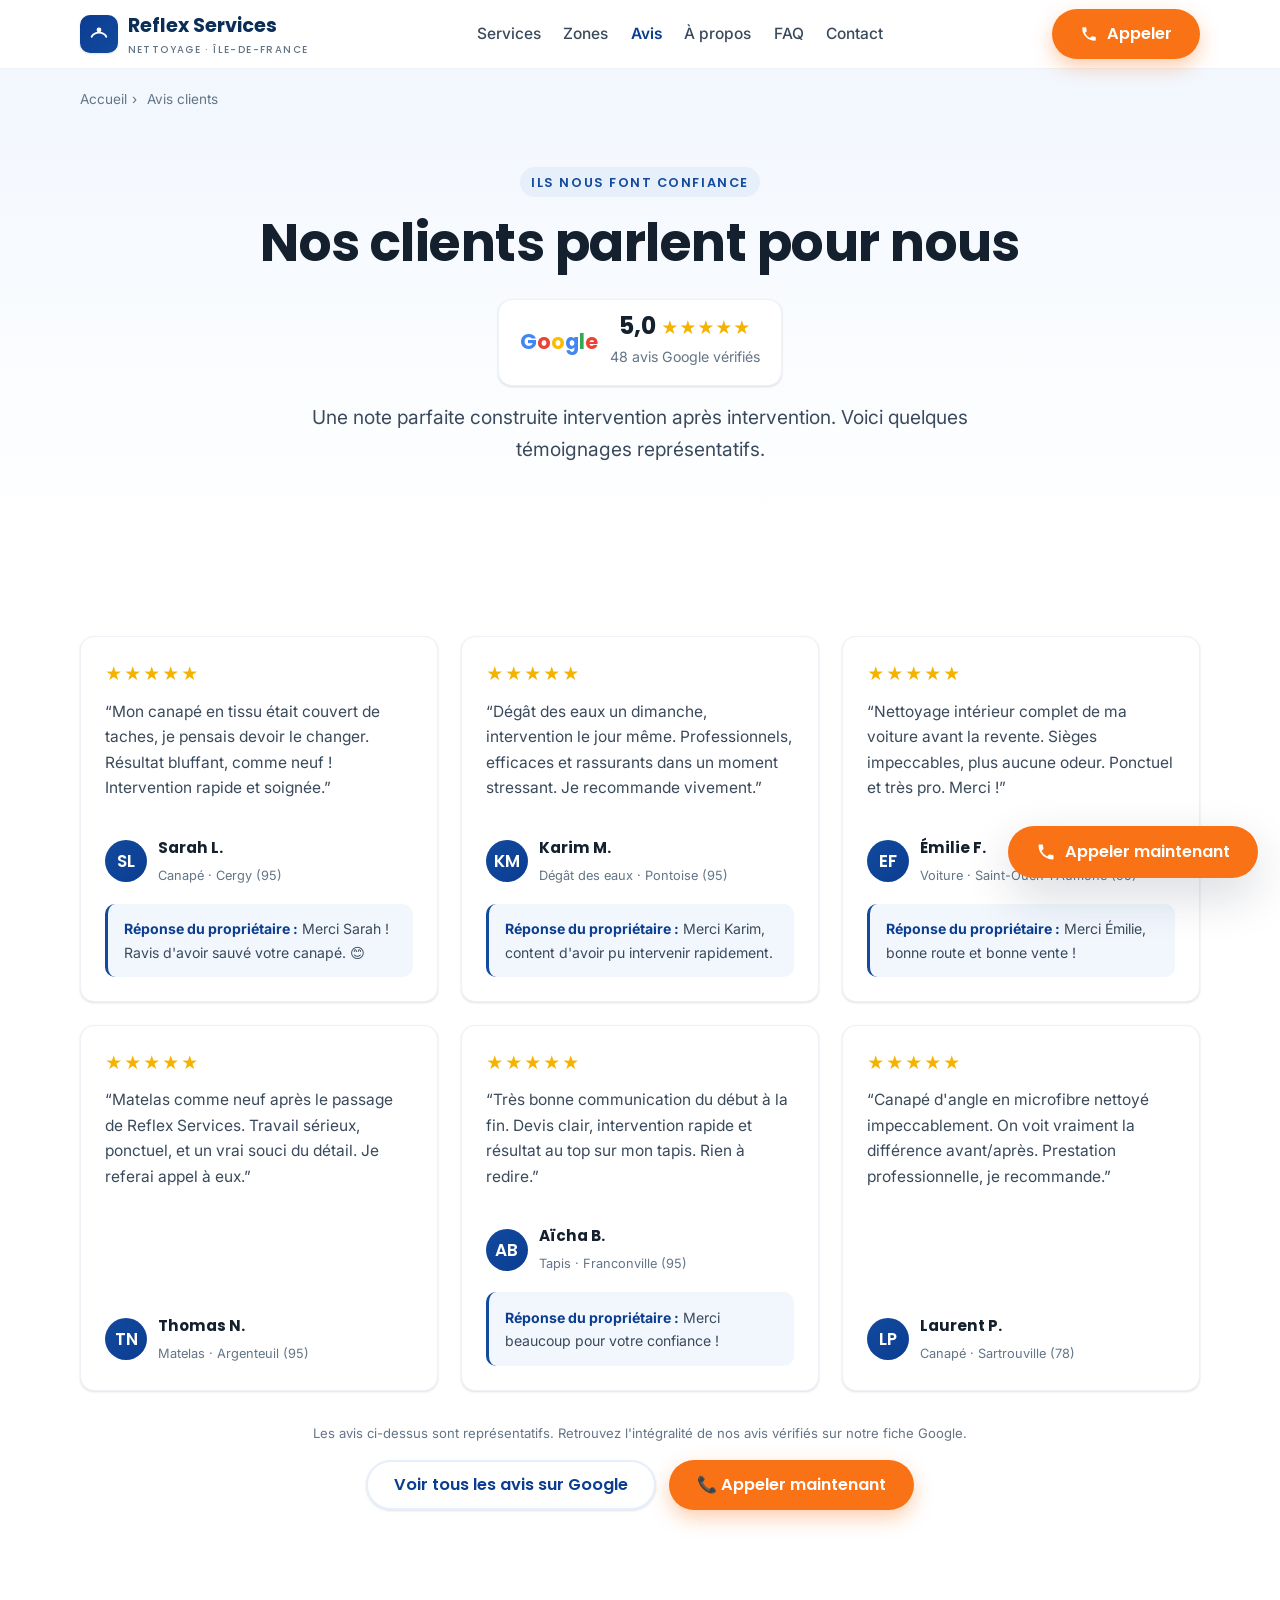
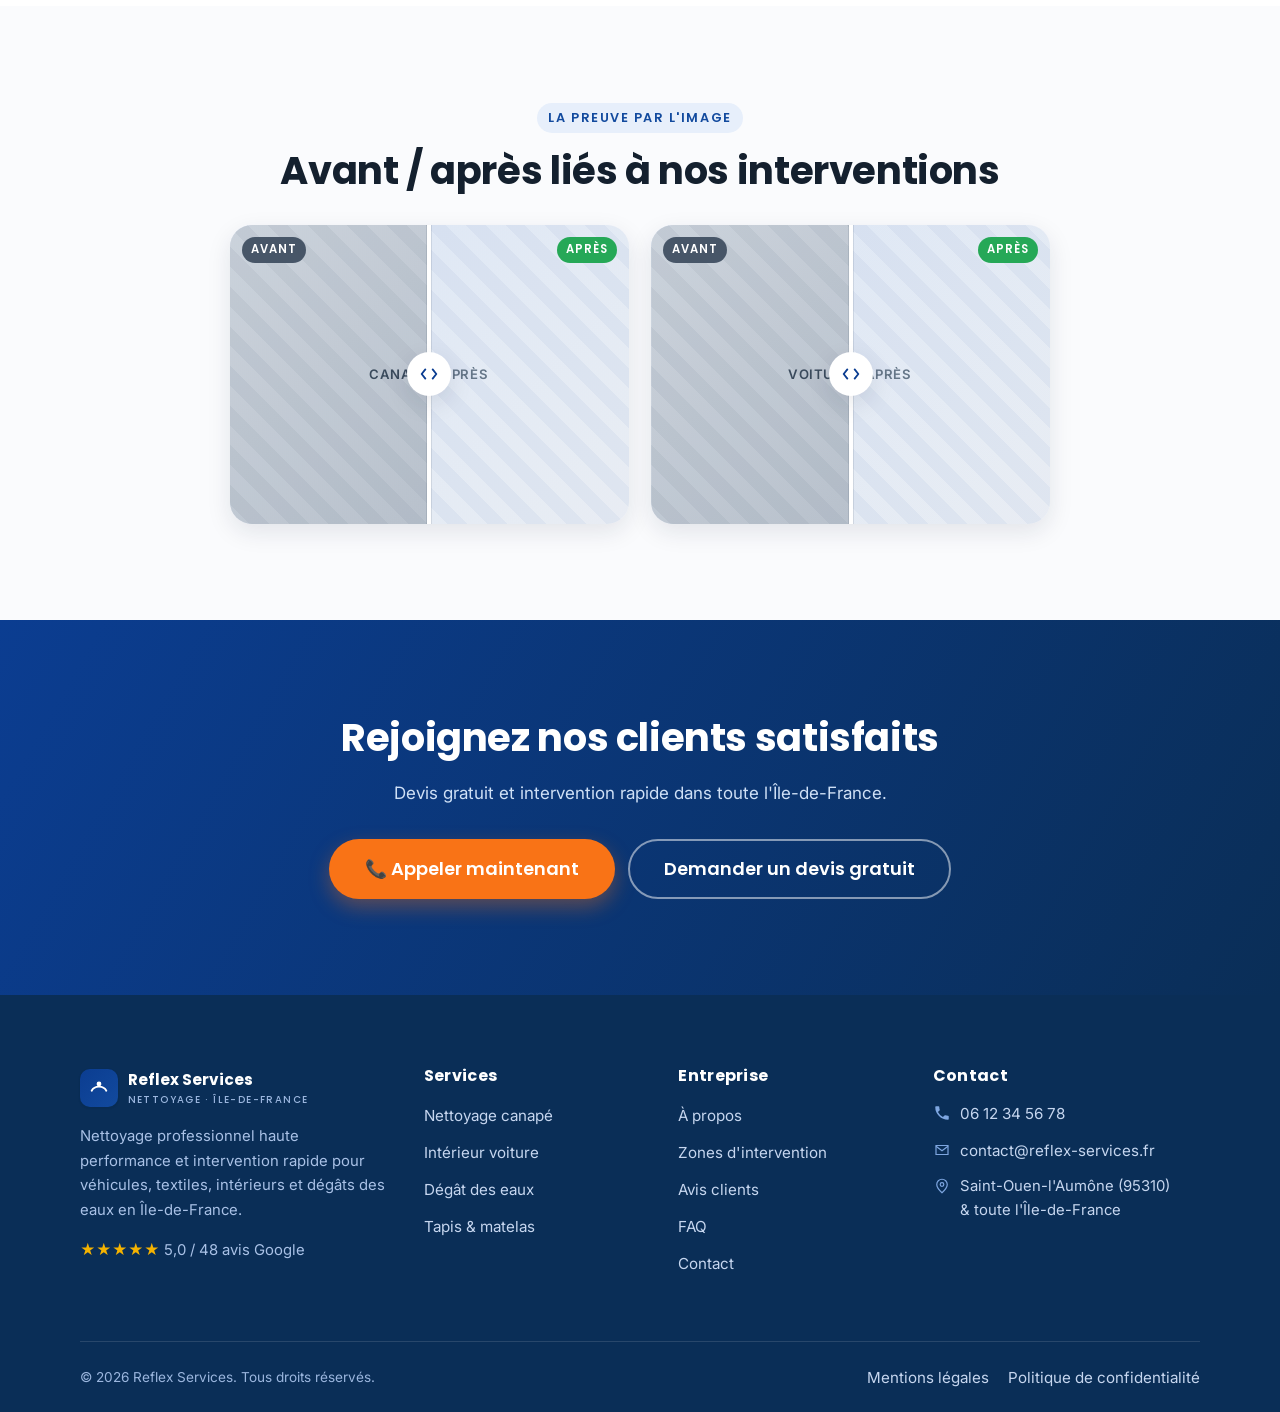
<file: avis.html>
<!DOCTYPE html>
<html lang="fr">
<head>
<meta charset="UTF-8">
<meta name="viewport" content="width=device-width, initial-scale=1">
<title>Avis clients Reflex Services — 5★ (48 avis Google) | Nettoyage Île-de-France</title>
<meta name="description" content="Découvrez les avis clients de Reflex Services : 5,0 / 5 sur 48 avis Google. Témoignages réels sur nos nettoyages de canapés, voitures, dégâts des eaux et textiles en Île-de-France.">
<link rel="canonical" href="https://www.reflex-services.fr/avis.html">
<meta name="theme-color" content="#0a2e57">
<link rel="preconnect" href="https://fonts.googleapis.com">
<link rel="preconnect" href="https://fonts.gstatic.com" crossorigin>
<link href="https://fonts.googleapis.com/css2?family=Inter:wght@400;500;600&family=Poppins:wght@600;700&display=swap" rel="stylesheet">
<link rel="stylesheet" href="assets/css/style.css">
<link rel="icon" href="data:image/svg+xml,%3Csvg xmlns='http://www.w3.org/2000/svg' viewBox='0 0 32 32'%3E%3Crect width='32' height='32' rx='8' fill='%230b3d91'/%3E%3Cpath d='M9 20c2-6 12-6 14 0' stroke='white' stroke-width='2.4' fill='none' stroke-linecap='round'/%3E%3Ccircle cx='16' cy='11' r='3' fill='white'/%3E%3C/svg%3E">
<script type="application/ld+json">
{"@context":"https://schema.org","@type":"CleaningService","name":"Reflex Services","aggregateRating":{"@type":"AggregateRating","ratingValue":"5.0","reviewCount":"48","bestRating":"5"},"review":[{"@type":"Review","author":{"@type":"Person","name":"Sarah L."},"reviewRating":{"@type":"Rating","ratingValue":"5"},"reviewBody":"Mon canapé en tissu était couvert de taches. Résultat bluffant, comme neuf !"},{"@type":"Review","author":{"@type":"Person","name":"Karim M."},"reviewRating":{"@type":"Rating","ratingValue":"5"},"reviewBody":"Dégât des eaux un dimanche, intervention le jour même. Professionnels et rassurants."}]}
</script>
</head>
<body>
<a class="skip-link" href="#main">Aller au contenu</a>
<header class="site-header">
  <div class="container nav">
    <a class="brand" href="index.html" aria-label="Reflex Services — accueil"><span class="brand__mark" aria-hidden="true"><svg viewBox="0 0 24 24" fill="none"><path d="M4 15c3-6 13-6 16 0" stroke="currentColor" stroke-width="2" stroke-linecap="round"/><circle cx="12" cy="7.5" r="2.6" fill="currentColor"/></svg></span><span>Reflex Services<small>Nettoyage · Île-de-France</small></span></a>
    <nav class="nav__links" aria-label="Navigation principale"><a href="services.html" data-nav="services.html">Services</a><a href="zones-intervention.html" data-nav="zones-intervention.html">Zones</a><a href="avis.html" data-nav="avis.html">Avis</a><a href="about.html" data-nav="about.html">À propos</a><a href="faq.html" data-nav="faq.html">FAQ</a><a href="contact.html" data-nav="contact.html">Contact</a></nav>
    <div class="nav__cta"><a class="btn btn--primary" href="tel:+33612345678"><svg viewBox="0 0 24 24" width="18" height="18" fill="none" aria-hidden="true"><path d="M6.6 10.8a15 15 0 0 0 6.6 6.6l2.2-2.2c.3-.3.7-.4 1-.2 1.2.4 2.4.6 3.6.6.6 0 1 .4 1 1V20c0 .6-.4 1-1 1A17 17 0 0 1 3 4c0-.6.4-1 1-1h3.4c.6 0 1 .4 1 1 0 1.3.2 2.5.6 3.6.1.4 0 .8-.3 1z" fill="currentColor"/></svg>Appeler</a></div>
    <button class="nav__toggle" aria-label="Ouvrir le menu" aria-expanded="false" aria-controls="mobile-menu"><span></span><span></span><span></span></button>
  </div>
  <div class="mobile-menu" id="mobile-menu"><a href="services.html">Services</a><a href="zones-intervention.html">Zones d'intervention</a><a href="avis.html">Avis clients</a><a href="about.html">À propos</a><a href="faq.html">FAQ</a><a href="contact.html">Contact</a><a class="btn btn--primary btn--block" href="tel:+33612345678">📞 Appeler maintenant</a><a class="btn btn--secondary btn--block" href="contact.html" style="margin-top:.6rem">Demander un devis gratuit</a></div>
</header>

<main id="main">
<section class="page-hero">
  <div class="container">
    <nav class="breadcrumb" aria-label="Fil d'Ariane"><a href="index.html">Accueil</a><span>›</span> Avis clients</nav>
    <div class="page-hero__inner text-center">
      <span class="eyebrow">Ils nous font confiance</span>
      <h1>Nos clients parlent pour nous</h1>
      <div class="mt-1"><span class="google-badge"><span class="g" aria-hidden="true"><b>G</b><b>o</b><b>o</b><b>g</b><b>l</b><b>e</b></span><span><span class="google-badge__score">5,0</span> <span class="stars" aria-hidden="true">★★★★★</span><br><small>48 avis Google vérifiés</small></span></span></div>
      <p class="lead center-block mt-1">Une note parfaite construite intervention après intervention. Voici quelques témoignages représentatifs.</p>
    </div>
  </div>
</section>

<section class="section">
  <div class="container">
    <div class="reviews-strip">
      <article class="review reveal"><div class="stars" aria-hidden="true">★★★★★</div><p class="review__text">Mon canapé en tissu était couvert de taches, je pensais devoir le changer. Résultat bluffant, comme neuf ! Intervention rapide et soignée.</p><div class="review__author"><span class="review__avatar">SL</span><span class="review__meta"><strong>Sarah L.</strong><span>Canapé · Cergy (95)</span></span></div><div class="review__owner"><strong>Réponse du propriétaire :</strong> Merci Sarah ! Ravis d'avoir sauvé votre canapé. 😊</div></article>
      <article class="review reveal"><div class="stars" aria-hidden="true">★★★★★</div><p class="review__text">Dégât des eaux un dimanche, intervention le jour même. Professionnels, efficaces et rassurants dans un moment stressant. Je recommande vivement.</p><div class="review__author"><span class="review__avatar">KM</span><span class="review__meta"><strong>Karim M.</strong><span>Dégât des eaux · Pontoise (95)</span></span></div><div class="review__owner"><strong>Réponse du propriétaire :</strong> Merci Karim, content d'avoir pu intervenir rapidement.</div></article>
      <article class="review reveal"><div class="stars" aria-hidden="true">★★★★★</div><p class="review__text">Nettoyage intérieur complet de ma voiture avant la revente. Sièges impeccables, plus aucune odeur. Ponctuel et très pro. Merci !</p><div class="review__author"><span class="review__avatar">EF</span><span class="review__meta"><strong>Émilie F.</strong><span>Voiture · Saint-Ouen-l'Aumône (95)</span></span></div><div class="review__owner"><strong>Réponse du propriétaire :</strong> Merci Émilie, bonne route et bonne vente !</div></article>
      <article class="review reveal"><div class="stars" aria-hidden="true">★★★★★</div><p class="review__text">Matelas comme neuf après le passage de Reflex Services. Travail sérieux, ponctuel, et un vrai souci du détail. Je referai appel à eux.</p><div class="review__author"><span class="review__avatar">TN</span><span class="review__meta"><strong>Thomas N.</strong><span>Matelas · Argenteuil (95)</span></span></div></article>
      <article class="review reveal"><div class="stars" aria-hidden="true">★★★★★</div><p class="review__text">Très bonne communication du début à la fin. Devis clair, intervention rapide et résultat au top sur mon tapis. Rien à redire.</p><div class="review__author"><span class="review__avatar">AB</span><span class="review__meta"><strong>Aïcha B.</strong><span>Tapis · Franconville (95)</span></span></div><div class="review__owner"><strong>Réponse du propriétaire :</strong> Merci beaucoup pour votre confiance !</div></article>
      <article class="review reveal"><div class="stars" aria-hidden="true">★★★★★</div><p class="review__text">Canapé d'angle en microfibre nettoyé impeccablement. On voit vraiment la différence avant/après. Prestation professionnelle, je recommande.</p><div class="review__author"><span class="review__avatar">LP</span><span class="review__meta"><strong>Laurent P.</strong><span>Canapé · Sartrouville (78)</span></span></div></article>
    </div>

    <div class="text-center mt-2 reveal">
      <p class="form-note">Les avis ci-dessus sont représentatifs. Retrouvez l'intégralité de nos avis vérifiés sur notre fiche Google.</p>
      <div class="btn-row btn-row--center mt-1">
        <a class="btn btn--secondary" href="https://www.google.com/maps" target="_blank" rel="noopener">Voir tous les avis sur Google</a>
        <a class="btn btn--primary" href="tel:+33612345678">📞 Appeler maintenant</a>
      </div>
    </div>
  </div>
</section>

<section class="section bg-gray">
  <div class="container">
    <div class="text-center reveal"><span class="eyebrow">La preuve par l'image</span><h2>Avant / après liés à nos interventions</h2></div>
    <div class="grid grid--2 mt-2" style="max-width:820px;margin-inline:auto">
      <div class="reveal"><div class="ba" role="group" aria-label="Avant / après canapé"><div class="ba__img ba__after"><div class="placeholder"><span class="placeholder__label">Canapé · Après</span></div></div><div class="ba__img ba__before"><div class="placeholder"><span class="placeholder__label">Canapé · Avant</span></div></div><span class="ba__tag ba__tag--before">Avant</span><span class="ba__tag ba__tag--after">Après</span><div class="ba__handle"></div><div class="ba__knob" aria-hidden="true"><svg viewBox="0 0 24 24" fill="none"><path d="M8 7 4 12l4 5M16 7l4 5-4 5" stroke="currentColor" stroke-width="2" stroke-linecap="round" stroke-linejoin="round"/></svg></div><input class="ba__range" type="range" min="0" max="100" value="50" aria-label="Comparer"></div></div>
      <div class="reveal"><div class="ba" role="group" aria-label="Avant / après voiture"><div class="ba__img ba__after"><div class="placeholder"><span class="placeholder__label">Voiture · Après</span></div></div><div class="ba__img ba__before"><div class="placeholder"><span class="placeholder__label">Voiture · Avant</span></div></div><span class="ba__tag ba__tag--before">Avant</span><span class="ba__tag ba__tag--after">Après</span><div class="ba__handle"></div><div class="ba__knob" aria-hidden="true"><svg viewBox="0 0 24 24" fill="none"><path d="M8 7 4 12l4 5M16 7l4 5-4 5" stroke="currentColor" stroke-width="2" stroke-linecap="round" stroke-linejoin="round"/></svg></div><input class="ba__range" type="range" min="0" max="100" value="50" aria-label="Comparer"></div></div>
    </div>
  </div>
</section>

<section class="section cta-band"><div class="container reveal"><h2>Rejoignez nos clients satisfaits</h2><p class="mt-1">Devis gratuit et intervention rapide dans toute l'Île-de-France.</p><div class="btn-row btn-row--center mt-2"><a class="btn btn--primary btn--lg" href="tel:+33612345678">📞 Appeler maintenant</a><a class="btn btn--ghost btn--lg" href="contact.html">Demander un devis gratuit</a></div></div></section>
</main>

<footer class="site-footer"><div class="container"><div class="footer-grid"><div class="footer-brand"><a class="brand" href="index.html"><span class="brand__mark" aria-hidden="true"><svg viewBox="0 0 24 24" fill="none"><path d="M4 15c3-6 13-6 16 0" stroke="currentColor" stroke-width="2" stroke-linecap="round"/><circle cx="12" cy="7.5" r="2.6" fill="currentColor"/></svg></span><span>Reflex Services<small>Nettoyage · Île-de-France</small></span></a><p>Nettoyage professionnel haute performance et intervention rapide pour véhicules, textiles, intérieurs et dégâts des eaux en Île-de-France.</p><p><span class="stars" style="color:var(--star)" aria-hidden="true">★★★★★</span> 5,0 / 48 avis Google</p></div><div><h4>Services</h4><ul class="footer-links"><li><a href="services/nettoyage-canape.html">Nettoyage canapé</a></li><li><a href="services/nettoyage-voiture-interieur.html">Intérieur voiture</a></li><li><a href="services/degat-des-eaux.html">Dégât des eaux</a></li><li><a href="services/nettoyage-tapis-matelas.html">Tapis &amp; matelas</a></li></ul></div><div><h4>Entreprise</h4><ul class="footer-links"><li><a href="about.html">À propos</a></li><li><a href="zones-intervention.html">Zones d'intervention</a></li><li><a href="avis.html">Avis clients</a></li><li><a href="faq.html">FAQ</a></li><li><a href="contact.html">Contact</a></li></ul></div><div><h4>Contact</h4><ul class="footer-contact"><li><svg viewBox="0 0 24 24" fill="none"><path d="M6.6 10.8a15 15 0 0 0 6.6 6.6l2.2-2.2c.3-.3.7-.4 1-.2 1.2.4 2.4.6 3.6.6.6 0 1 .4 1 1V20c0 .6-.4 1-1 1A17 17 0 0 1 3 4c0-.6.4-1 1-1h3.4c.6 0 1 .4 1 1 0 1.3.2 2.5.6 3.6.1.4 0 .8-.3 1z" fill="currentColor"/></svg> <a href="tel:+33612345678">06 12 34 56 78</a></li><li><svg viewBox="0 0 24 24" fill="none"><path d="M4 6h16v12H4z" stroke="currentColor" stroke-width="1.6"/><path d="m4 7 8 6 8-6" stroke="currentColor" stroke-width="1.6"/></svg> <a href="mailto:contact@reflex-services.fr">contact@reflex-services.fr</a></li><li><svg viewBox="0 0 24 24" fill="none"><path d="M12 21s7-6.3 7-11a7 7 0 1 0-14 0c0 4.7 7 11 7 11z" stroke="currentColor" stroke-width="1.6"/><circle cx="12" cy="10" r="2.4" stroke="currentColor" stroke-width="1.6"/></svg> Saint-Ouen-l'Aumône (95310)<br>&amp; toute l'Île-de-France</li></ul></div></div><div class="footer-bottom"><span>© <span id="year">2026</span> Reflex Services. Tous droits réservés.</span><nav aria-label="Liens légaux"><a href="mentions-legales.html">Mentions légales</a><a href="politique-confidentialite.html">Politique de confidentialité</a></nav></div></div></footer>

<div class="sticky-cta"><a class="btn btn--primary" href="tel:+33612345678">📞 Appeler</a><a class="btn btn--green" href="contact.html">Devis gratuit</a></div>
<a class="btn btn--primary float-call" href="tel:+33612345678" aria-label="Appeler Reflex Services"><svg viewBox="0 0 24 24" width="20" height="20" fill="none" aria-hidden="true"><path d="M6.6 10.8a15 15 0 0 0 6.6 6.6l2.2-2.2c.3-.3.7-.4 1-.2 1.2.4 2.4.6 3.6.6.6 0 1 .4 1 1V20c0 .6-.4 1-1 1A17 17 0 0 1 3 4c0-.6.4-1 1-1h3.4c.6 0 1 .4 1 1 0 1.3.2 2.5.6 3.6.1.4 0 .8-.3 1z" fill="currentColor"/></svg>Appeler maintenant</a>
<script src="assets/js/main.js"></script>
</body>
</html>
</file>
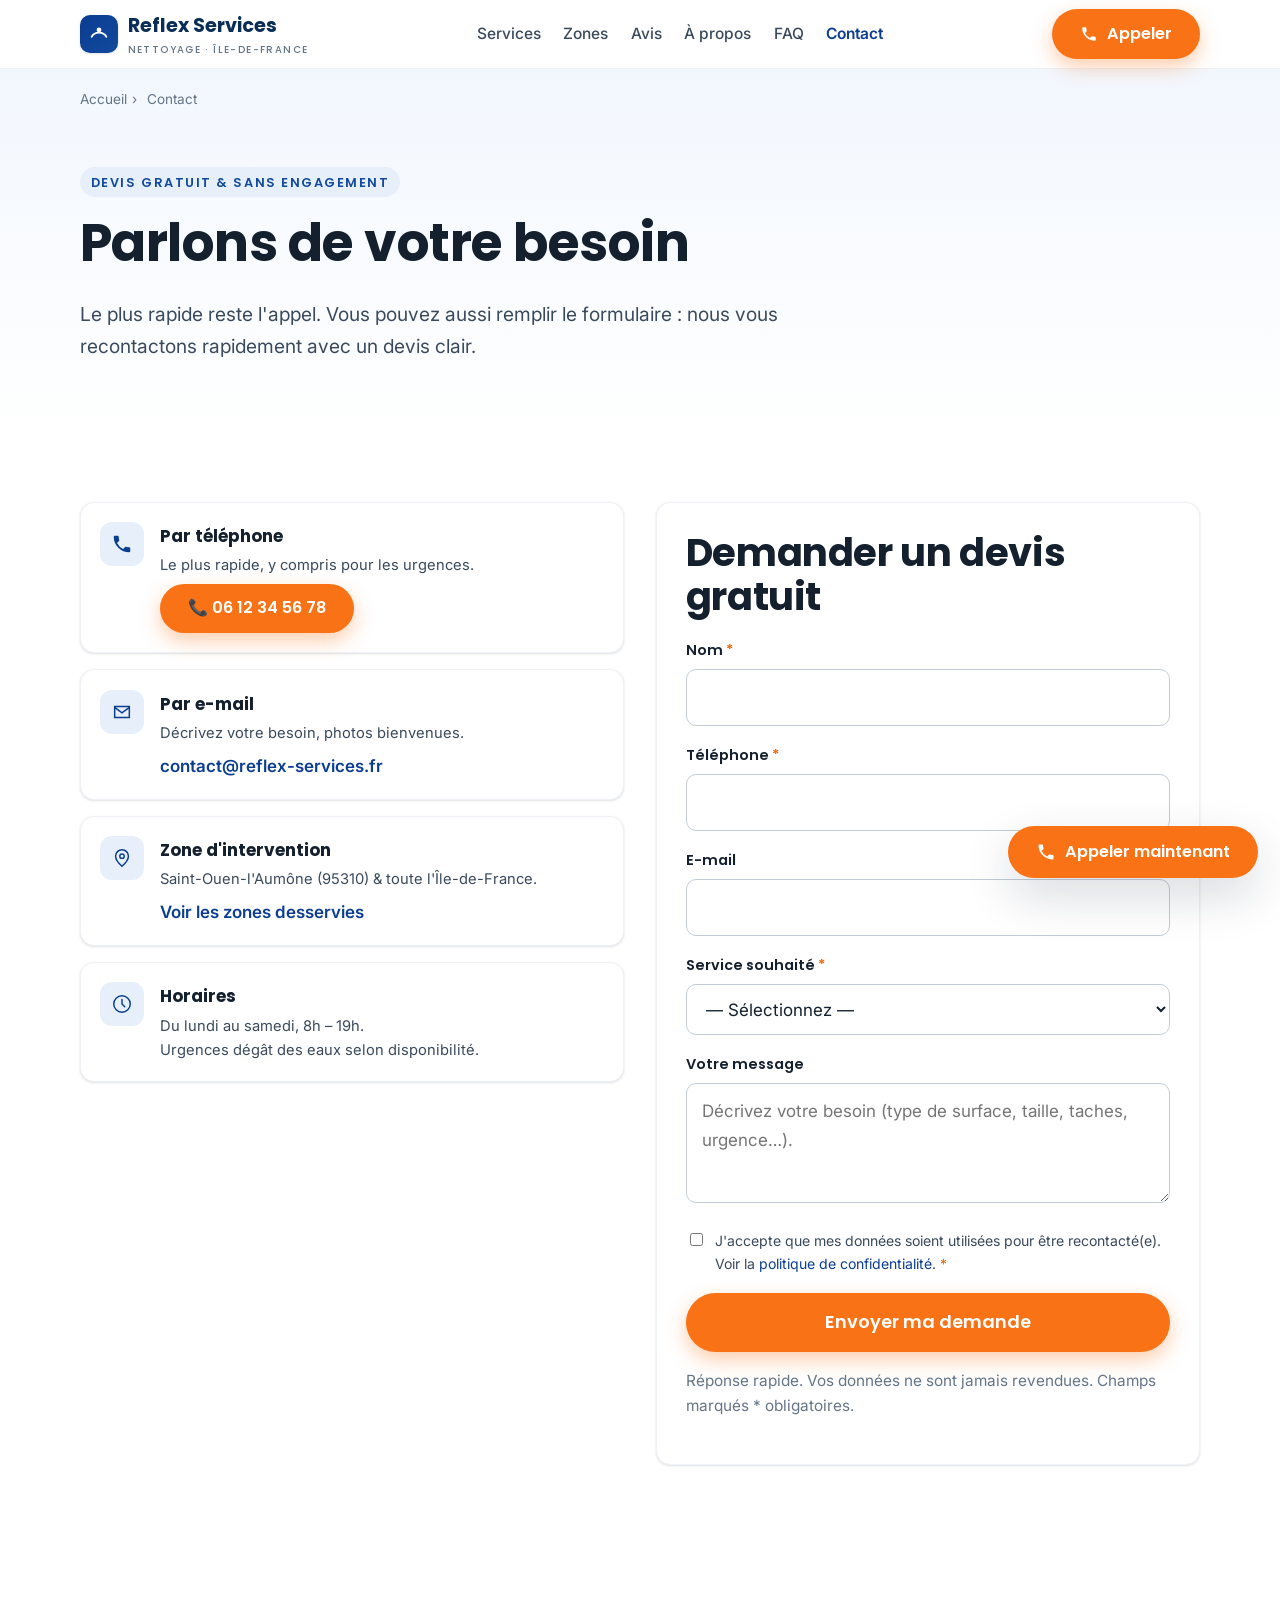
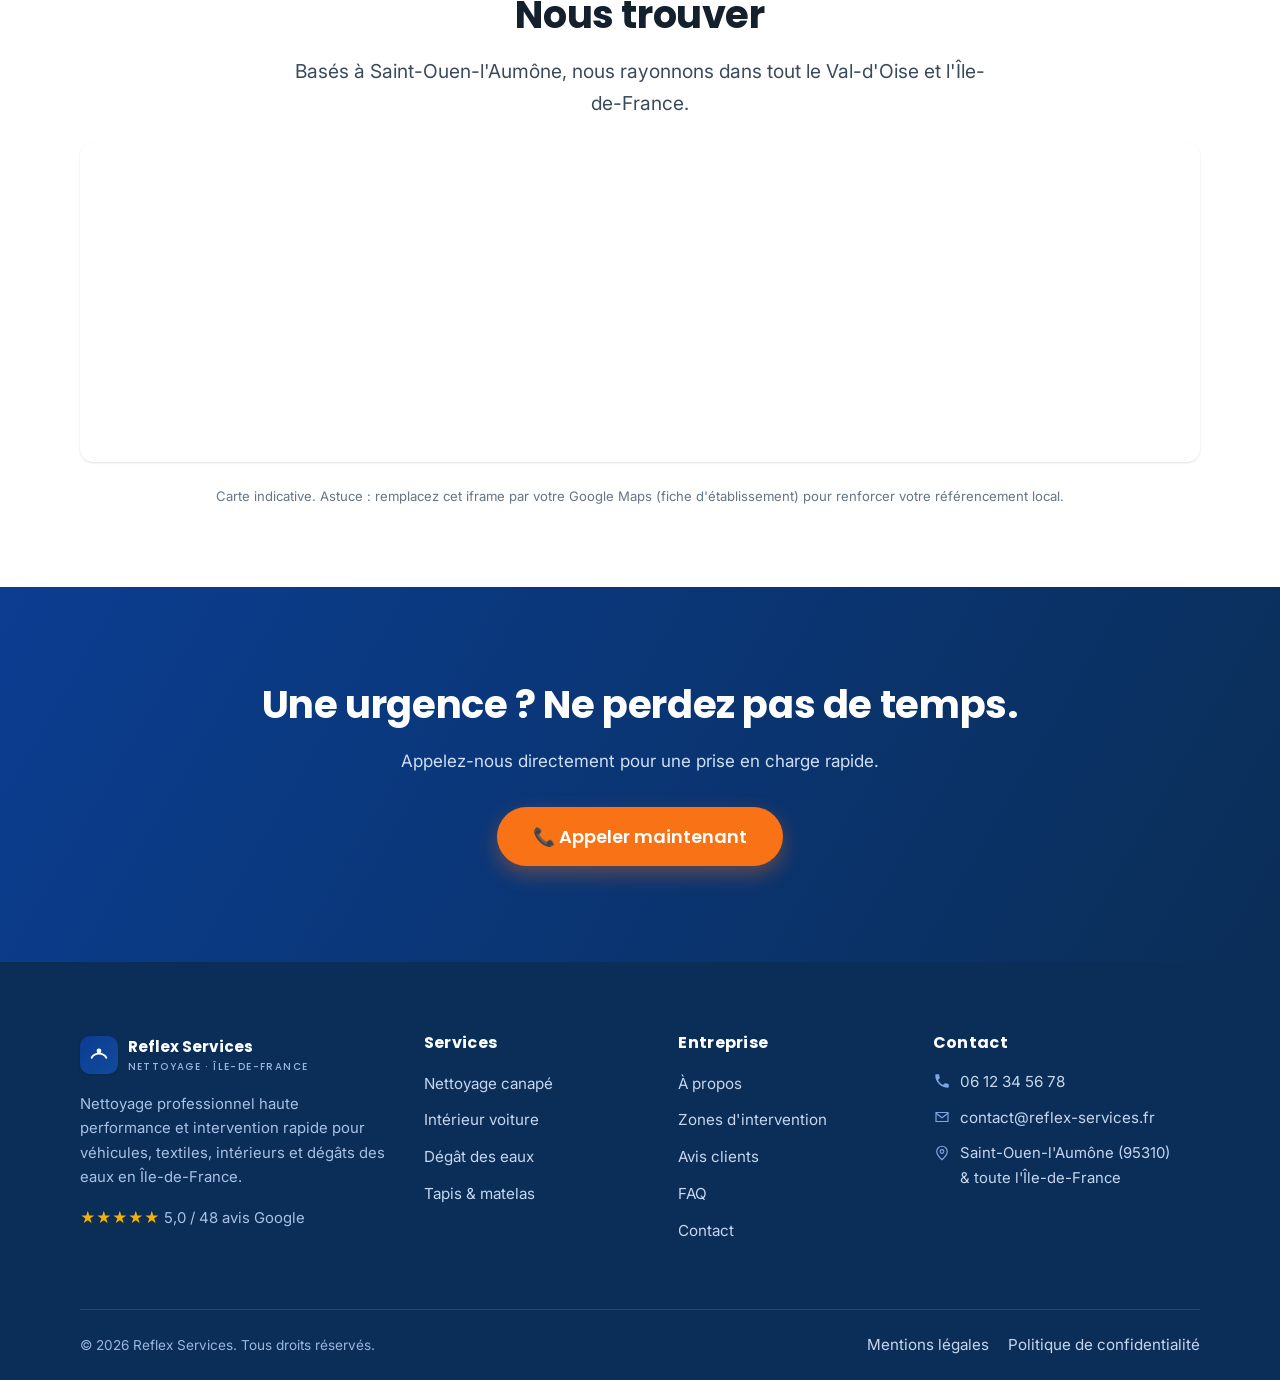
<file: contact.html>
<!DOCTYPE html>
<html lang="fr">
<head>
<meta charset="UTF-8">
<meta name="viewport" content="width=device-width, initial-scale=1">
<title>Contact &amp; devis gratuit | Reflex Services — Nettoyage Île-de-France</title>
<meta name="description" content="Contactez Reflex Services pour un devis gratuit et une intervention rapide en Île-de-France. Appel direct, formulaire de contact et zone d'intervention (Val-d'Oise 95 & alentours).">
<link rel="canonical" href="https://www.reflex-services.fr/contact.html">
<meta name="theme-color" content="#0a2e57">
<link rel="preconnect" href="https://fonts.googleapis.com">
<link rel="preconnect" href="https://fonts.gstatic.com" crossorigin>
<link href="https://fonts.googleapis.com/css2?family=Inter:wght@400;500;600&family=Poppins:wght@600;700&display=swap" rel="stylesheet">
<link rel="stylesheet" href="assets/css/style.css">
<link rel="icon" href="data:image/svg+xml,%3Csvg xmlns='http://www.w3.org/2000/svg' viewBox='0 0 32 32'%3E%3Crect width='32' height='32' rx='8' fill='%230b3d91'/%3E%3Cpath d='M9 20c2-6 12-6 14 0' stroke='white' stroke-width='2.4' fill='none' stroke-linecap='round'/%3E%3Ccircle cx='16' cy='11' r='3' fill='white'/%3E%3C/svg%3E">
<script type="application/ld+json">
{"@context":"https://schema.org","@type":"CleaningService","name":"Reflex Services","telephone":"+33612345678","email":"contact@reflex-services.fr","address":{"@type":"PostalAddress","addressLocality":"Saint-Ouen-l'Aumône","postalCode":"95310","addressRegion":"Île-de-France","addressCountry":"FR"},"areaServed":["Val-d'Oise","Île-de-France"]}
</script>
</head>
<body>
<a class="skip-link" href="#main">Aller au contenu</a>
<header class="site-header">
  <div class="container nav">
    <a class="brand" href="index.html" aria-label="Reflex Services — accueil"><span class="brand__mark" aria-hidden="true"><svg viewBox="0 0 24 24" fill="none"><path d="M4 15c3-6 13-6 16 0" stroke="currentColor" stroke-width="2" stroke-linecap="round"/><circle cx="12" cy="7.5" r="2.6" fill="currentColor"/></svg></span><span>Reflex Services<small>Nettoyage · Île-de-France</small></span></a>
    <nav class="nav__links" aria-label="Navigation principale"><a href="services.html" data-nav="services.html">Services</a><a href="zones-intervention.html" data-nav="zones-intervention.html">Zones</a><a href="avis.html" data-nav="avis.html">Avis</a><a href="about.html" data-nav="about.html">À propos</a><a href="faq.html" data-nav="faq.html">FAQ</a><a href="contact.html" data-nav="contact.html">Contact</a></nav>
    <div class="nav__cta"><a class="btn btn--primary" href="tel:+33612345678"><svg viewBox="0 0 24 24" width="18" height="18" fill="none" aria-hidden="true"><path d="M6.6 10.8a15 15 0 0 0 6.6 6.6l2.2-2.2c.3-.3.7-.4 1-.2 1.2.4 2.4.6 3.6.6.6 0 1 .4 1 1V20c0 .6-.4 1-1 1A17 17 0 0 1 3 4c0-.6.4-1 1-1h3.4c.6 0 1 .4 1 1 0 1.3.2 2.5.6 3.6.1.4 0 .8-.3 1z" fill="currentColor"/></svg>Appeler</a></div>
    <button class="nav__toggle" aria-label="Ouvrir le menu" aria-expanded="false" aria-controls="mobile-menu"><span></span><span></span><span></span></button>
  </div>
  <div class="mobile-menu" id="mobile-menu"><a href="services.html">Services</a><a href="zones-intervention.html">Zones d'intervention</a><a href="avis.html">Avis clients</a><a href="about.html">À propos</a><a href="faq.html">FAQ</a><a href="contact.html">Contact</a><a class="btn btn--primary btn--block" href="tel:+33612345678">📞 Appeler maintenant</a><a class="btn btn--secondary btn--block" href="contact.html" style="margin-top:.6rem">Demander un devis gratuit</a></div>
</header>

<main id="main">
<section class="page-hero">
  <div class="container">
    <nav class="breadcrumb" aria-label="Fil d'Ariane"><a href="index.html">Accueil</a><span>›</span> Contact</nav>
    <div class="page-hero__inner">
      <span class="eyebrow">Devis gratuit &amp; sans engagement</span>
      <h1>Parlons de votre besoin</h1>
      <p class="lead">Le plus rapide reste l'appel. Vous pouvez aussi remplir le formulaire : nous vous recontactons rapidement avec un devis clair.</p>
    </div>
  </div>
</section>

<section class="section--tight">
  <div class="container">
    <div class="contact-grid">
      <!-- Contact methods -->
      <div>
        <div class="contact-cards">
          <div class="contact-card reveal"><span class="contact-card__icon"><svg viewBox="0 0 24 24" fill="none"><path d="M6.6 10.8a15 15 0 0 0 6.6 6.6l2.2-2.2c.3-.3.7-.4 1-.2 1.2.4 2.4.6 3.6.6.6 0 1 .4 1 1V20c0 .6-.4 1-1 1A17 17 0 0 1 3 4c0-.6.4-1 1-1h3.4c.6 0 1 .4 1 1 0 1.3.2 2.5.6 3.6.1.4 0 .8-.3 1z" fill="currentColor"/></svg></span><div><strong>Par téléphone</strong><p style="margin:.2rem 0 .4rem;font-size:.92rem">Le plus rapide, y compris pour les urgences.</p><a class="btn btn--primary" href="tel:+33612345678">📞 06 12 34 56 78</a></div></div>
          <div class="contact-card reveal"><span class="contact-card__icon"><svg viewBox="0 0 24 24" fill="none"><path d="M4 6h16v12H4z" stroke="currentColor" stroke-width="1.6"/><path d="m4 7 8 6 8-6" stroke="currentColor" stroke-width="1.6"/></svg></span><div><strong>Par e-mail</strong><p style="margin:.2rem 0 .4rem;font-size:.92rem">Décrivez votre besoin, photos bienvenues.</p><a href="mailto:contact@reflex-services.fr">contact@reflex-services.fr</a></div></div>
          <div class="contact-card reveal"><span class="contact-card__icon"><svg viewBox="0 0 24 24" fill="none"><path d="M12 21s7-6.3 7-11a7 7 0 1 0-14 0c0 4.7 7 11 7 11z" stroke="currentColor" stroke-width="1.6"/><circle cx="12" cy="10" r="2.4" stroke="currentColor" stroke-width="1.6"/></svg></span><div><strong>Zone d'intervention</strong><p style="margin:.2rem 0 .4rem;font-size:.92rem">Saint-Ouen-l'Aumône (95310) &amp; toute l'Île-de-France.</p><a href="zones-intervention.html">Voir les zones desservies</a></div></div>
          <div class="contact-card reveal"><span class="contact-card__icon"><svg viewBox="0 0 24 24" fill="none"><circle cx="12" cy="12" r="9" stroke="currentColor" stroke-width="1.6"/><path d="M12 7v5l3 3" stroke="currentColor" stroke-width="1.6" stroke-linecap="round"/></svg></span><div><strong>Horaires</strong><p style="margin:.2rem 0 0;font-size:.92rem">Du lundi au samedi, 8h – 19h.<br>Urgences dégât des eaux selon disponibilité.</p></div></div>
        </div>
      </div>

      <!-- Form -->
      <div>
        <div class="card reveal" style="padding:1.8rem">
          <h2 style="margin-top:0">Demander un devis gratuit</h2>
          <div class="form-success" id="form-success" role="status">✅ Merci ! Votre demande a bien été prise en compte. Nous vous recontactons rapidement.</div>
          <form id="contact-form" novalidate>
            <div class="field"><label for="name">Nom <span class="req">*</span></label><input type="text" id="name" name="name" autocomplete="name" required></div>
            <div class="field"><label for="phone">Téléphone <span class="req">*</span></label><input type="tel" id="phone" name="phone" autocomplete="tel" required></div>
            <div class="field"><label for="email">E-mail</label><input type="email" id="email" name="email" autocomplete="email"></div>
            <div class="field"><label for="service">Service souhaité <span class="req">*</span></label>
              <select id="service" name="service" required>
                <option value="">— Sélectionnez —</option>
                <option>Nettoyage canapé</option>
                <option>Nettoyage intérieur voiture</option>
                <option>Dégât des eaux (urgence)</option>
                <option>Tapis / moquette / matelas</option>
                <option>Nettoyage professionnel (bureaux, location)</option>
                <option>Autre / je ne sais pas</option>
              </select>
            </div>
            <div class="field"><label for="message">Votre message</label><textarea id="message" name="message" placeholder="Décrivez votre besoin (type de surface, taille, taches, urgence…)."></textarea></div>
            <div class="field field--check"><input type="checkbox" id="consent" name="consent" required><label for="consent">J'accepte que mes données soient utilisées pour être recontacté(e). Voir la <a href="politique-confidentialite.html">politique de confidentialité</a>. <span class="req">*</span></label></div>
            <button type="submit" class="btn btn--primary btn--lg btn--block">Envoyer ma demande</button>
            <p class="form-note mt-1">Réponse rapide. Vos données ne sont jamais revendues. Champs marqués <span class="req">*</span> obligatoires.</p>
          </form>
        </div>
      </div>
    </div>
  </div>
</section>

<section class="section--tight">
  <div class="container">
    <h2 class="text-center reveal">Nous trouver</h2>
    <p class="text-center lead center-block reveal" style="margin-bottom:1.4rem">Basés à Saint-Ouen-l'Aumône, nous rayonnons dans tout le Val-d'Oise et l'Île-de-France.</p>
    <iframe class="map-embed reveal" title="Carte de la zone d'intervention de Reflex Services autour de Saint-Ouen-l'Aumône" loading="lazy" referrerpolicy="no-referrer-when-downgrade" src="https://www.openstreetmap.org/export/embed.html?bbox=2.05%2C48.98%2C2.30%2C49.10&amp;layer=mapnik&amp;marker=49.043%2C2.108"></iframe>
    <p class="form-note text-center mt-1">Carte indicative. Astuce : remplacez cet iframe par votre Google Maps (fiche d'établissement) pour renforcer votre référencement local.</p>
  </div>
</section>

<section class="section cta-band"><div class="container reveal"><h2>Une urgence ? Ne perdez pas de temps.</h2><p class="mt-1">Appelez-nous directement pour une prise en charge rapide.</p><div class="btn-row btn-row--center mt-2"><a class="btn btn--primary btn--lg" href="tel:+33612345678">📞 Appeler maintenant</a></div></div></section>
</main>

<footer class="site-footer"><div class="container"><div class="footer-grid"><div class="footer-brand"><a class="brand" href="index.html"><span class="brand__mark" aria-hidden="true"><svg viewBox="0 0 24 24" fill="none"><path d="M4 15c3-6 13-6 16 0" stroke="currentColor" stroke-width="2" stroke-linecap="round"/><circle cx="12" cy="7.5" r="2.6" fill="currentColor"/></svg></span><span>Reflex Services<small>Nettoyage · Île-de-France</small></span></a><p>Nettoyage professionnel haute performance et intervention rapide pour véhicules, textiles, intérieurs et dégâts des eaux en Île-de-France.</p><p><span class="stars" style="color:var(--star)" aria-hidden="true">★★★★★</span> 5,0 / 48 avis Google</p></div><div><h4>Services</h4><ul class="footer-links"><li><a href="services/nettoyage-canape.html">Nettoyage canapé</a></li><li><a href="services/nettoyage-voiture-interieur.html">Intérieur voiture</a></li><li><a href="services/degat-des-eaux.html">Dégât des eaux</a></li><li><a href="services/nettoyage-tapis-matelas.html">Tapis &amp; matelas</a></li></ul></div><div><h4>Entreprise</h4><ul class="footer-links"><li><a href="about.html">À propos</a></li><li><a href="zones-intervention.html">Zones d'intervention</a></li><li><a href="avis.html">Avis clients</a></li><li><a href="faq.html">FAQ</a></li><li><a href="contact.html">Contact</a></li></ul></div><div><h4>Contact</h4><ul class="footer-contact"><li><svg viewBox="0 0 24 24" fill="none"><path d="M6.6 10.8a15 15 0 0 0 6.6 6.6l2.2-2.2c.3-.3.7-.4 1-.2 1.2.4 2.4.6 3.6.6.6 0 1 .4 1 1V20c0 .6-.4 1-1 1A17 17 0 0 1 3 4c0-.6.4-1 1-1h3.4c.6 0 1 .4 1 1 0 1.3.2 2.5.6 3.6.1.4 0 .8-.3 1z" fill="currentColor"/></svg> <a href="tel:+33612345678">06 12 34 56 78</a></li><li><svg viewBox="0 0 24 24" fill="none"><path d="M4 6h16v12H4z" stroke="currentColor" stroke-width="1.6"/><path d="m4 7 8 6 8-6" stroke="currentColor" stroke-width="1.6"/></svg> <a href="mailto:contact@reflex-services.fr">contact@reflex-services.fr</a></li><li><svg viewBox="0 0 24 24" fill="none"><path d="M12 21s7-6.3 7-11a7 7 0 1 0-14 0c0 4.7 7 11 7 11z" stroke="currentColor" stroke-width="1.6"/><circle cx="12" cy="10" r="2.4" stroke="currentColor" stroke-width="1.6"/></svg> Saint-Ouen-l'Aumône (95310)<br>&amp; toute l'Île-de-France</li></ul></div></div><div class="footer-bottom"><span>© <span id="year">2026</span> Reflex Services. Tous droits réservés.</span><nav aria-label="Liens légaux"><a href="mentions-legales.html">Mentions légales</a><a href="politique-confidentialite.html">Politique de confidentialité</a></nav></div></div></footer>

<div class="sticky-cta"><a class="btn btn--primary" href="tel:+33612345678">📞 Appeler</a><a class="btn btn--green" href="#contact-form">Devis gratuit</a></div>
<a class="btn btn--primary float-call" href="tel:+33612345678" aria-label="Appeler Reflex Services"><svg viewBox="0 0 24 24" width="20" height="20" fill="none" aria-hidden="true"><path d="M6.6 10.8a15 15 0 0 0 6.6 6.6l2.2-2.2c.3-.3.7-.4 1-.2 1.2.4 2.4.6 3.6.6.6 0 1 .4 1 1V20c0 .6-.4 1-1 1A17 17 0 0 1 3 4c0-.6.4-1 1-1h3.4c.6 0 1 .4 1 1 0 1.3.2 2.5.6 3.6.1.4 0 .8-.3 1z" fill="currentColor"/></svg>Appeler maintenant</a>
<script src="assets/js/main.js"></script>
</body>
</html>
</file>
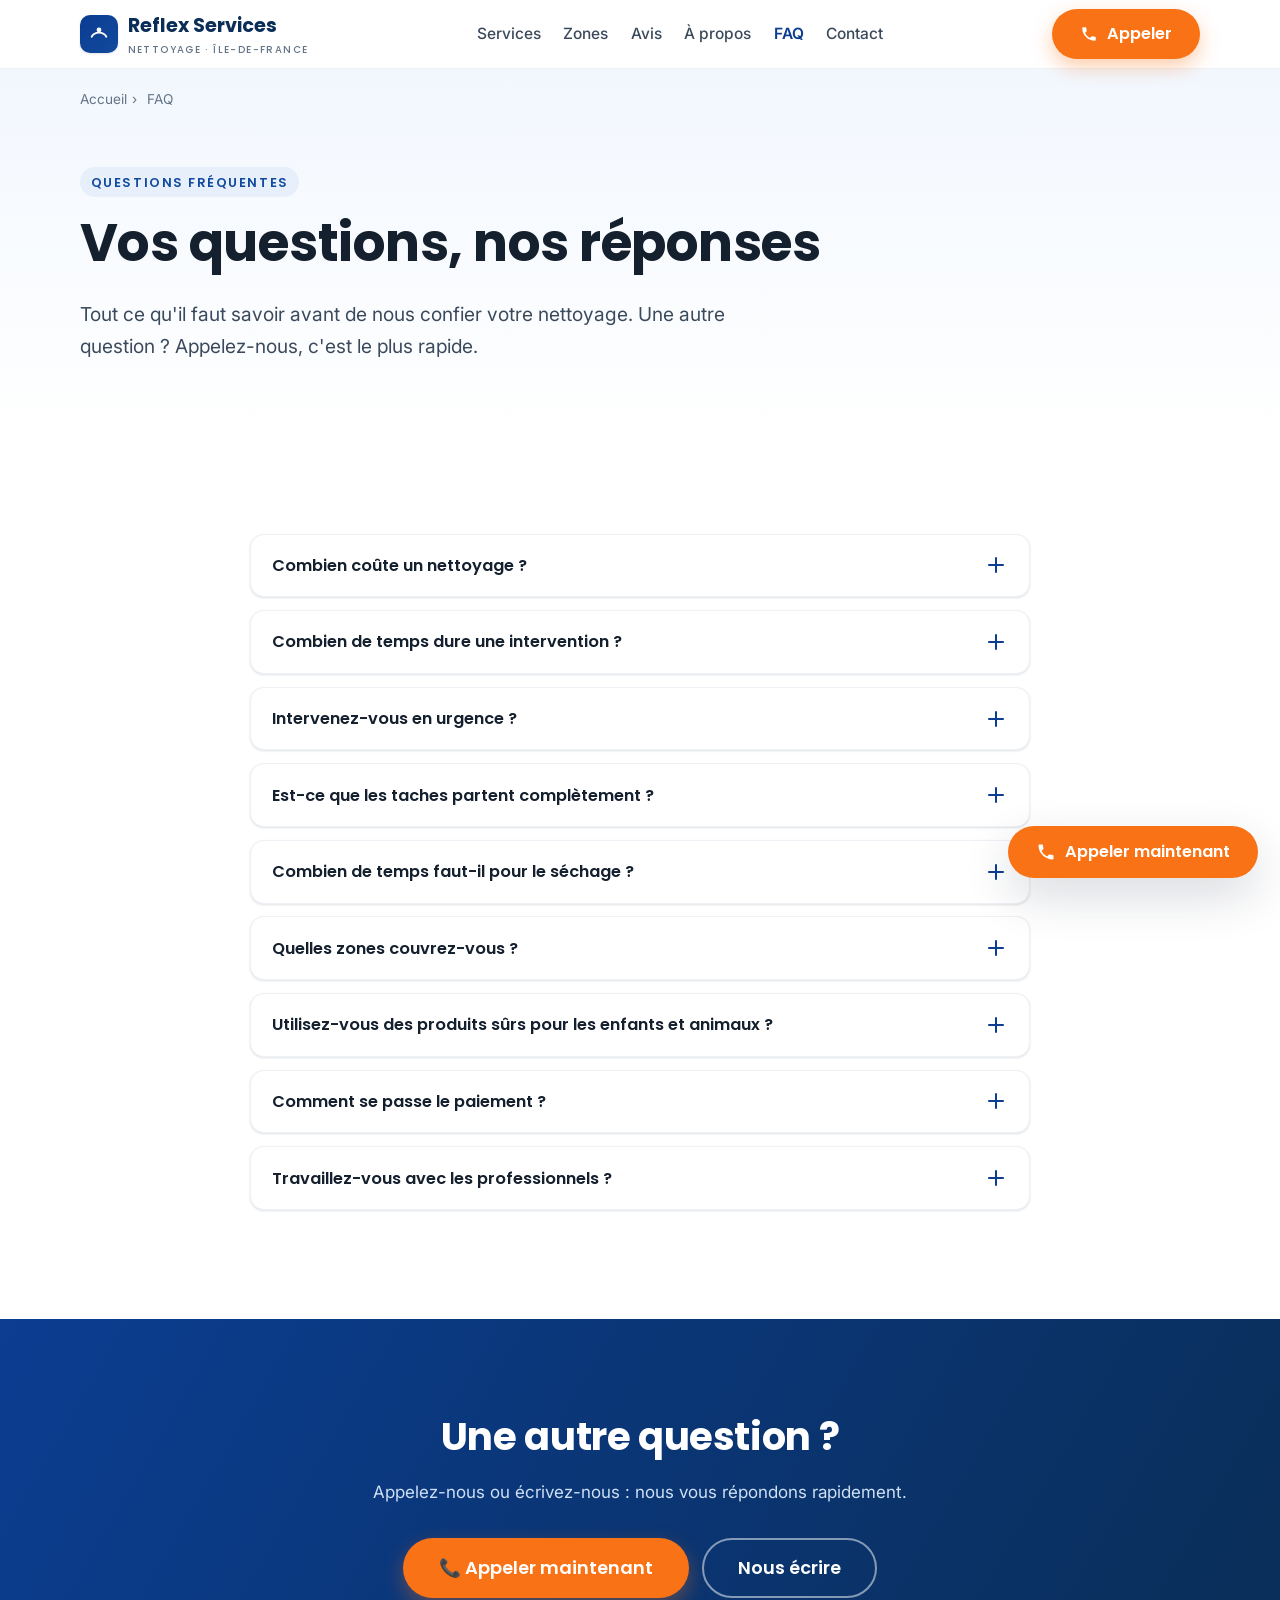
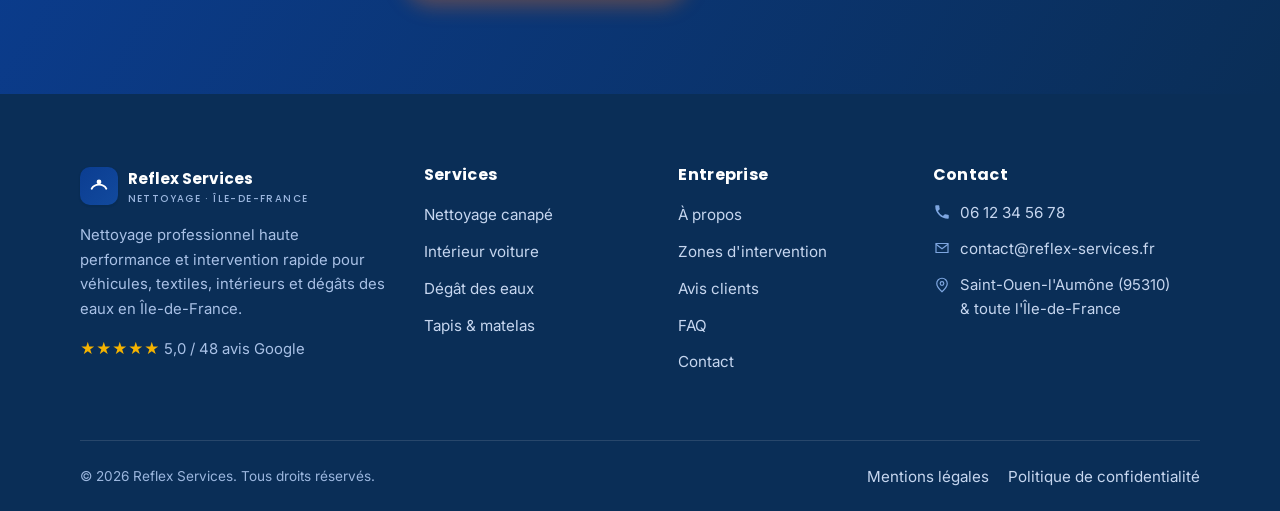
<file: faq.html>
<!DOCTYPE html>
<html lang="fr">
<head>
<meta charset="UTF-8">
<meta name="viewport" content="width=device-width, initial-scale=1">
<title>FAQ — questions fréquentes sur le nettoyage professionnel | Reflex Services</title>
<meta name="description" content="Toutes les réponses sur nos prestations de nettoyage : tarifs, durée, disponibilité, urgences dégât des eaux, résultats. FAQ Reflex Services, Île-de-France.">
<link rel="canonical" href="https://www.reflex-services.fr/faq.html">
<meta name="theme-color" content="#0a2e57">
<link rel="preconnect" href="https://fonts.googleapis.com">
<link rel="preconnect" href="https://fonts.gstatic.com" crossorigin>
<link href="https://fonts.googleapis.com/css2?family=Inter:wght@400;500;600&family=Poppins:wght@600;700&display=swap" rel="stylesheet">
<link rel="stylesheet" href="assets/css/style.css">
<link rel="icon" href="data:image/svg+xml,%3Csvg xmlns='http://www.w3.org/2000/svg' viewBox='0 0 32 32'%3E%3Crect width='32' height='32' rx='8' fill='%230b3d91'/%3E%3Cpath d='M9 20c2-6 12-6 14 0' stroke='white' stroke-width='2.4' fill='none' stroke-linecap='round'/%3E%3Ccircle cx='16' cy='11' r='3' fill='white'/%3E%3C/svg%3E">
<script type="application/ld+json">
{"@context":"https://schema.org","@type":"FAQPage","mainEntity":[
{"@type":"Question","name":"Combien coûte un nettoyage ?","acceptedAnswer":{"@type":"Answer","text":"Le tarif dépend du service, de la surface ou de la taille de l'objet et de l'état général. Nous établissons systématiquement un devis gratuit et sans engagement avant toute intervention."}},
{"@type":"Question","name":"Combien de temps dure une intervention ?","acceptedAnswer":{"@type":"Answer","text":"En général de 1h à 2h30 pour un canapé ou un intérieur de voiture. Les dégâts des eaux dépendent de l'ampleur du sinistre. Une estimation vous est donnée lors du devis."}},
{"@type":"Question","name":"Intervenez-vous en urgence ?","acceptedAnswer":{"@type":"Answer","text":"Oui, notamment pour les dégâts des eaux. Nous proposons une intervention rapide selon disponibilité, avec des créneaux le jour même ou dans la semaine."}},
{"@type":"Question","name":"Est-ce que les taches partent complètement ?","acceptedAnswer":{"@type":"Answer","text":"Dans la grande majorité des cas, oui. Notre matériel professionnel traite les taches en profondeur. Nous restons transparents sur le résultat attendu dès le devis."}},
{"@type":"Question","name":"Quelles zones couvrez-vous ?","acceptedAnswer":{"@type":"Answer","text":"Nous sommes basés à Saint-Ouen-l'Aumône (95) et intervenons dans tout le Val-d'Oise et l'Île-de-France."}},
{"@type":"Question","name":"Comment se passe le paiement ?","acceptedAnswer":{"@type":"Answer","text":"Le devis est validé avant l'intervention. Les modalités de paiement vous sont précisées lors de la prise de contact."}}
]}
</script>
</head>
<body>
<a class="skip-link" href="#main">Aller au contenu</a>
<header class="site-header">
  <div class="container nav">
    <a class="brand" href="index.html" aria-label="Reflex Services — accueil"><span class="brand__mark" aria-hidden="true"><svg viewBox="0 0 24 24" fill="none"><path d="M4 15c3-6 13-6 16 0" stroke="currentColor" stroke-width="2" stroke-linecap="round"/><circle cx="12" cy="7.5" r="2.6" fill="currentColor"/></svg></span><span>Reflex Services<small>Nettoyage · Île-de-France</small></span></a>
    <nav class="nav__links" aria-label="Navigation principale"><a href="services.html" data-nav="services.html">Services</a><a href="zones-intervention.html" data-nav="zones-intervention.html">Zones</a><a href="avis.html" data-nav="avis.html">Avis</a><a href="about.html" data-nav="about.html">À propos</a><a href="faq.html" data-nav="faq.html">FAQ</a><a href="contact.html" data-nav="contact.html">Contact</a></nav>
    <div class="nav__cta"><a class="btn btn--primary" href="tel:+33612345678"><svg viewBox="0 0 24 24" width="18" height="18" fill="none" aria-hidden="true"><path d="M6.6 10.8a15 15 0 0 0 6.6 6.6l2.2-2.2c.3-.3.7-.4 1-.2 1.2.4 2.4.6 3.6.6.6 0 1 .4 1 1V20c0 .6-.4 1-1 1A17 17 0 0 1 3 4c0-.6.4-1 1-1h3.4c.6 0 1 .4 1 1 0 1.3.2 2.5.6 3.6.1.4 0 .8-.3 1z" fill="currentColor"/></svg>Appeler</a></div>
    <button class="nav__toggle" aria-label="Ouvrir le menu" aria-expanded="false" aria-controls="mobile-menu"><span></span><span></span><span></span></button>
  </div>
  <div class="mobile-menu" id="mobile-menu"><a href="services.html">Services</a><a href="zones-intervention.html">Zones d'intervention</a><a href="avis.html">Avis clients</a><a href="about.html">À propos</a><a href="faq.html">FAQ</a><a href="contact.html">Contact</a><a class="btn btn--primary btn--block" href="tel:+33612345678">📞 Appeler maintenant</a><a class="btn btn--secondary btn--block" href="contact.html" style="margin-top:.6rem">Demander un devis gratuit</a></div>
</header>

<main id="main">
<section class="page-hero">
  <div class="container">
    <nav class="breadcrumb" aria-label="Fil d'Ariane"><a href="index.html">Accueil</a><span>›</span> FAQ</nav>
    <div class="page-hero__inner"><span class="eyebrow">Questions fréquentes</span><h1>Vos questions, nos réponses</h1><p class="lead">Tout ce qu'il faut savoir avant de nous confier votre nettoyage. Une autre question ? Appelez-nous, c'est le plus rapide.</p></div>
  </div>
</section>

<section class="section">
  <div class="container">
    <div class="faq">
      <div class="faq__item reveal"><button class="faq__q" aria-expanded="false" aria-controls="f1">Combien coûte un nettoyage ?<span class="faq__icon" aria-hidden="true"></span></button><div class="faq__a" id="f1"><div class="faq__a-inner"><p>Le tarif dépend du service, de la surface ou de la taille de l'objet et de son état. Nous établissons systématiquement un <strong>devis gratuit et sans engagement</strong> avant toute intervention — aucune surprise.</p></div></div></div>
      <div class="faq__item reveal"><button class="faq__q" aria-expanded="false" aria-controls="f2">Combien de temps dure une intervention ?<span class="faq__icon" aria-hidden="true"></span></button><div class="faq__a" id="f2"><div class="faq__a-inner"><p>Comptez en général de 1h à 2h30 pour un canapé ou un intérieur de voiture. Pour un dégât des eaux, la durée dépend de l'ampleur du sinistre. Une estimation précise vous est donnée lors du devis.</p></div></div></div>
      <div class="faq__item reveal"><button class="faq__q" aria-expanded="false" aria-controls="f3">Intervenez-vous en urgence ?<span class="faq__icon" aria-hidden="true"></span></button><div class="faq__a" id="f3"><div class="faq__a-inner"><p>Oui, en particulier pour les dégâts des eaux. Nous proposons une intervention rapide selon disponibilité, avec des créneaux le jour même ou dans la semaine.</p></div></div></div>
      <div class="faq__item reveal"><button class="faq__q" aria-expanded="false" aria-controls="f4">Est-ce que les taches partent complètement ?<span class="faq__icon" aria-hidden="true"></span></button><div class="faq__a" id="f4"><div class="faq__a-inner"><p>Dans la grande majorité des cas, oui. Notre matériel professionnel traite les taches en profondeur. Certaines taches très anciennes ou certains textiles fragiles peuvent limiter le résultat : nous sommes toujours transparents dès le devis.</p></div></div></div>
      <div class="faq__item reveal"><button class="faq__q" aria-expanded="false" aria-controls="f5">Combien de temps faut-il pour le séchage ?<span class="faq__icon" aria-hidden="true"></span></button><div class="faq__a" id="f5"><div class="faq__a-inner"><p>Selon la matière et l'aération, comptez généralement entre 4 et 8 heures. Nous vous donnons nos conseils de séchage en fin d'intervention.</p></div></div></div>
      <div class="faq__item reveal"><button class="faq__q" aria-expanded="false" aria-controls="f6">Quelles zones couvrez-vous ?<span class="faq__icon" aria-hidden="true"></span></button><div class="faq__a" id="f6"><div class="faq__a-inner"><p>Nous sommes basés à Saint-Ouen-l'Aumône (95) et intervenons dans tout le Val-d'Oise et l'Île-de-France. <a href="zones-intervention.html">Voir les zones desservies</a>.</p></div></div></div>
      <div class="faq__item reveal"><button class="faq__q" aria-expanded="false" aria-controls="f7">Utilisez-vous des produits sûrs pour les enfants et animaux ?<span class="faq__icon" aria-hidden="true"></span></button><div class="faq__a" id="f7"><div class="faq__a-inner"><p>Nous utilisons des produits professionnels adaptés à chaque surface et privilégions des solutions respectueuses des fibres et de votre foyer. N'hésitez pas à nous signaler toute sensibilité particulière.</p></div></div></div>
      <div class="faq__item reveal"><button class="faq__q" aria-expanded="false" aria-controls="f8">Comment se passe le paiement ?<span class="faq__icon" aria-hidden="true"></span></button><div class="faq__a" id="f8"><div class="faq__a-inner"><p>Le devis est validé avant l'intervention. Les modalités de paiement vous sont précisées clairement lors de la prise de contact.</p></div></div></div>
      <div class="faq__item reveal"><button class="faq__q" aria-expanded="false" aria-controls="f9">Travaillez-vous avec les professionnels ?<span class="faq__icon" aria-hidden="true"></span></button><div class="faq__a" id="f9"><div class="faq__a-inner"><p>Oui : bureaux, locations, petites entreprises. Contactez-nous pour un devis sur mesure adapté à vos besoins récurrents ou ponctuels.</p></div></div></div>
    </div>
  </div>
</section>

<section class="section cta-band"><div class="container reveal"><h2>Une autre question ?</h2><p class="mt-1">Appelez-nous ou écrivez-nous : nous vous répondons rapidement.</p><div class="btn-row btn-row--center mt-2"><a class="btn btn--primary btn--lg" href="tel:+33612345678">📞 Appeler maintenant</a><a class="btn btn--ghost btn--lg" href="contact.html">Nous écrire</a></div></div></section>
</main>

<footer class="site-footer"><div class="container"><div class="footer-grid"><div class="footer-brand"><a class="brand" href="index.html"><span class="brand__mark" aria-hidden="true"><svg viewBox="0 0 24 24" fill="none"><path d="M4 15c3-6 13-6 16 0" stroke="currentColor" stroke-width="2" stroke-linecap="round"/><circle cx="12" cy="7.5" r="2.6" fill="currentColor"/></svg></span><span>Reflex Services<small>Nettoyage · Île-de-France</small></span></a><p>Nettoyage professionnel haute performance et intervention rapide pour véhicules, textiles, intérieurs et dégâts des eaux en Île-de-France.</p><p><span class="stars" style="color:var(--star)" aria-hidden="true">★★★★★</span> 5,0 / 48 avis Google</p></div><div><h4>Services</h4><ul class="footer-links"><li><a href="services/nettoyage-canape.html">Nettoyage canapé</a></li><li><a href="services/nettoyage-voiture-interieur.html">Intérieur voiture</a></li><li><a href="services/degat-des-eaux.html">Dégât des eaux</a></li><li><a href="services/nettoyage-tapis-matelas.html">Tapis &amp; matelas</a></li></ul></div><div><h4>Entreprise</h4><ul class="footer-links"><li><a href="about.html">À propos</a></li><li><a href="zones-intervention.html">Zones d'intervention</a></li><li><a href="avis.html">Avis clients</a></li><li><a href="faq.html">FAQ</a></li><li><a href="contact.html">Contact</a></li></ul></div><div><h4>Contact</h4><ul class="footer-contact"><li><svg viewBox="0 0 24 24" fill="none"><path d="M6.6 10.8a15 15 0 0 0 6.6 6.6l2.2-2.2c.3-.3.7-.4 1-.2 1.2.4 2.4.6 3.6.6.6 0 1 .4 1 1V20c0 .6-.4 1-1 1A17 17 0 0 1 3 4c0-.6.4-1 1-1h3.4c.6 0 1 .4 1 1 0 1.3.2 2.5.6 3.6.1.4 0 .8-.3 1z" fill="currentColor"/></svg> <a href="tel:+33612345678">06 12 34 56 78</a></li><li><svg viewBox="0 0 24 24" fill="none"><path d="M4 6h16v12H4z" stroke="currentColor" stroke-width="1.6"/><path d="m4 7 8 6 8-6" stroke="currentColor" stroke-width="1.6"/></svg> <a href="mailto:contact@reflex-services.fr">contact@reflex-services.fr</a></li><li><svg viewBox="0 0 24 24" fill="none"><path d="M12 21s7-6.3 7-11a7 7 0 1 0-14 0c0 4.7 7 11 7 11z" stroke="currentColor" stroke-width="1.6"/><circle cx="12" cy="10" r="2.4" stroke="currentColor" stroke-width="1.6"/></svg> Saint-Ouen-l'Aumône (95310)<br>&amp; toute l'Île-de-France</li></ul></div></div><div class="footer-bottom"><span>© <span id="year">2026</span> Reflex Services. Tous droits réservés.</span><nav aria-label="Liens légaux"><a href="mentions-legales.html">Mentions légales</a><a href="politique-confidentialite.html">Politique de confidentialité</a></nav></div></div></footer>

<div class="sticky-cta"><a class="btn btn--primary" href="tel:+33612345678">📞 Appeler</a><a class="btn btn--green" href="contact.html">Devis gratuit</a></div>
<a class="btn btn--primary float-call" href="tel:+33612345678" aria-label="Appeler Reflex Services"><svg viewBox="0 0 24 24" width="20" height="20" fill="none" aria-hidden="true"><path d="M6.6 10.8a15 15 0 0 0 6.6 6.6l2.2-2.2c.3-.3.7-.4 1-.2 1.2.4 2.4.6 3.6.6.6 0 1 .4 1 1V20c0 .6-.4 1-1 1A17 17 0 0 1 3 4c0-.6.4-1 1-1h3.4c.6 0 1 .4 1 1 0 1.3.2 2.5.6 3.6.1.4 0 .8-.3 1z" fill="currentColor"/></svg>Appeler maintenant</a>
<script src="assets/js/main.js"></script>
</body>
</html>
</file>
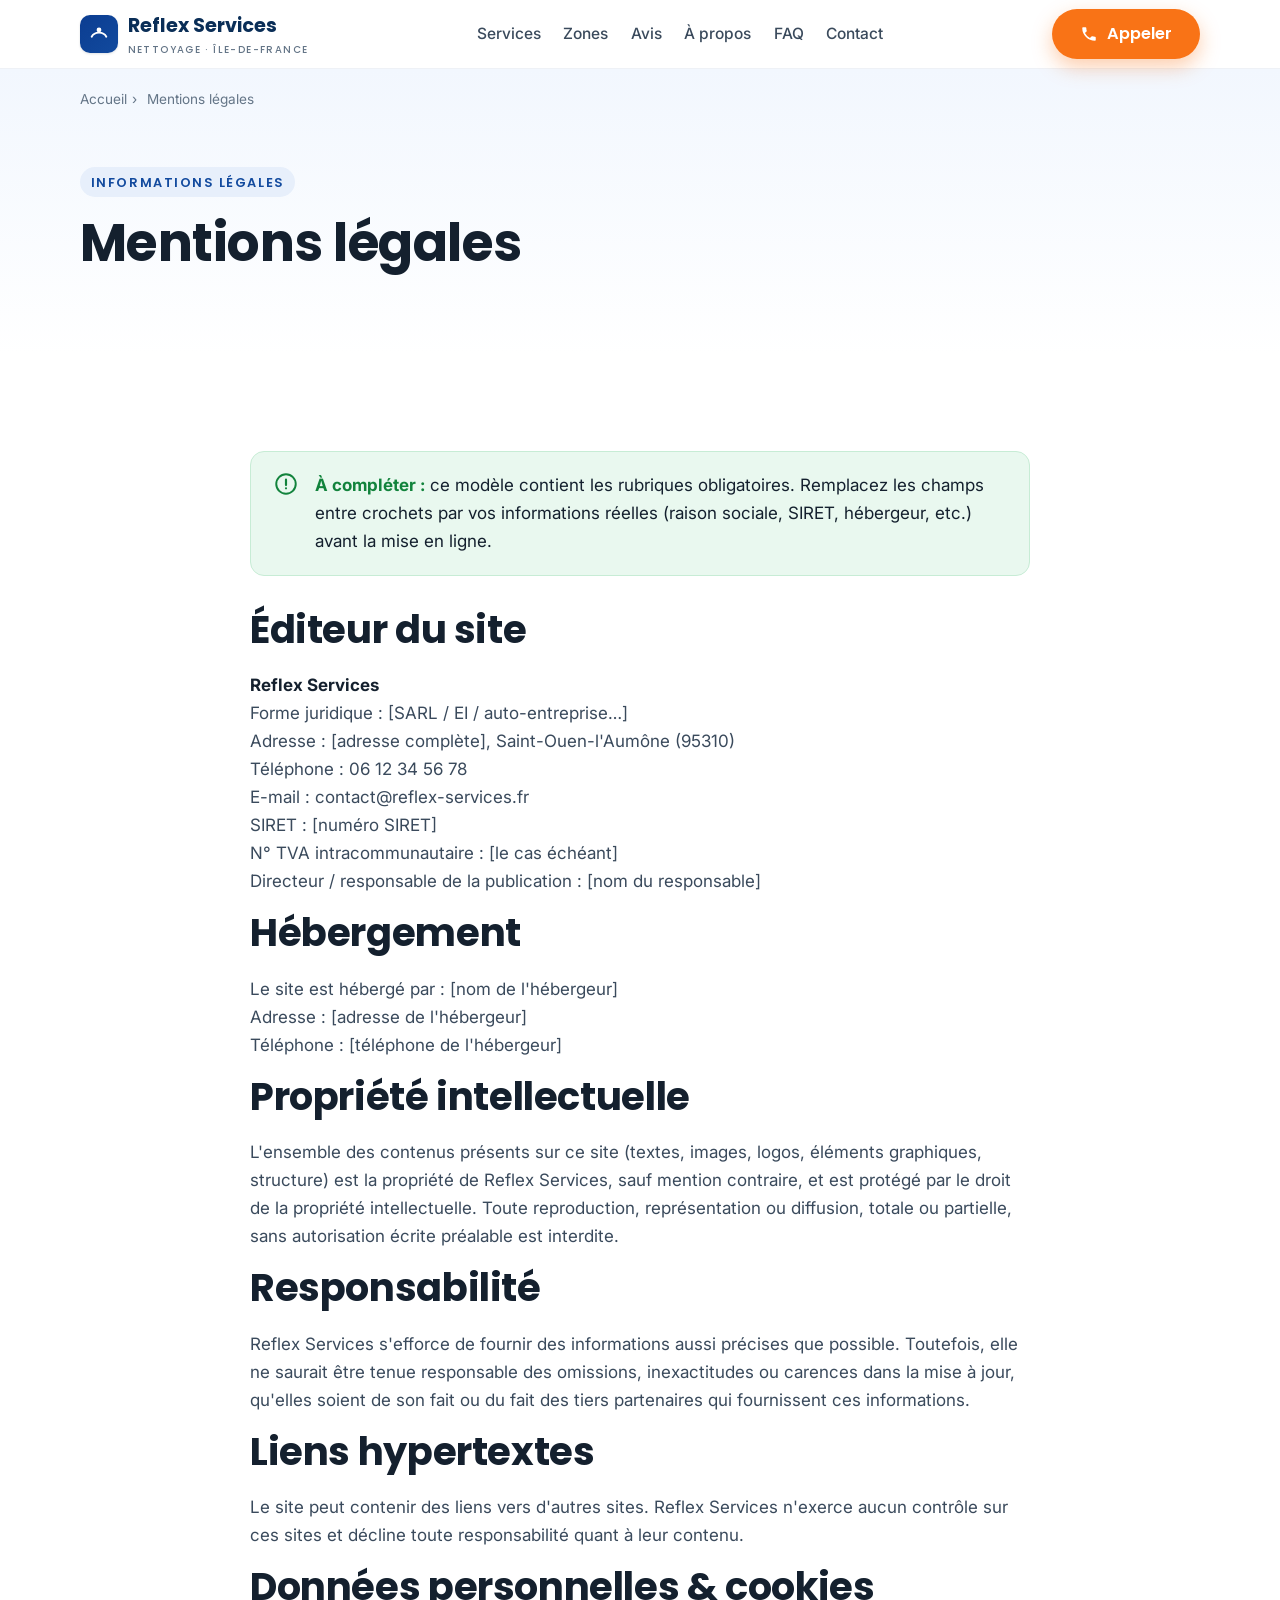
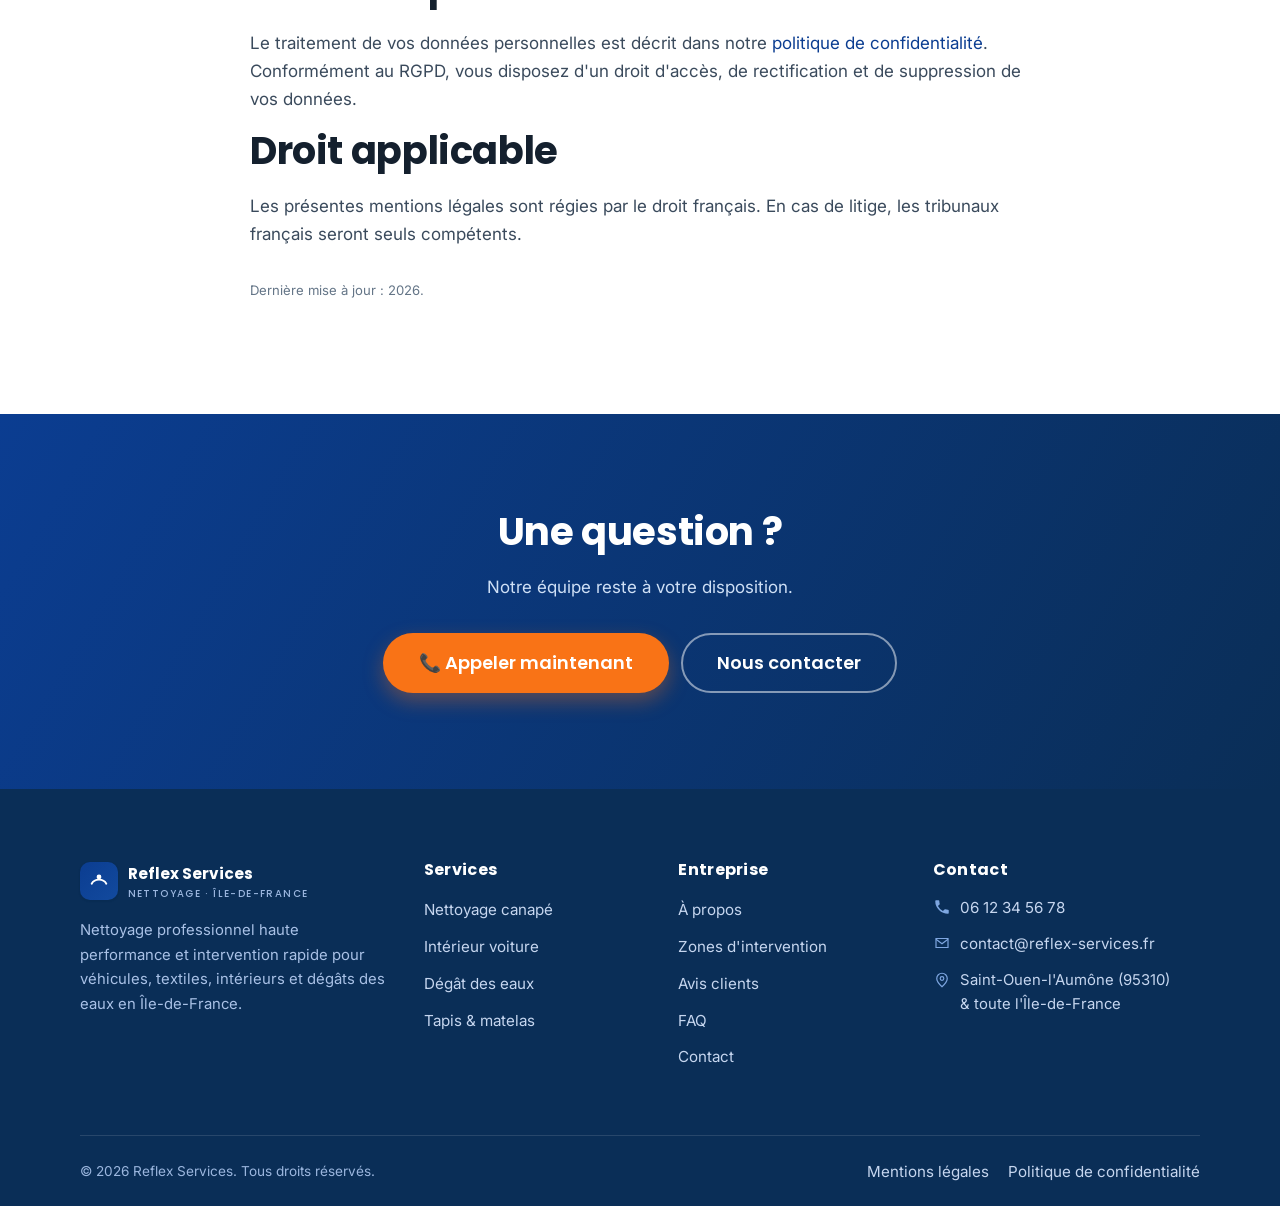
<file: mentions-legales.html>
<!DOCTYPE html>
<html lang="fr">
<head>
<meta charset="UTF-8">
<meta name="viewport" content="width=device-width, initial-scale=1">
<title>Mentions légales | Reflex Services</title>
<meta name="description" content="Mentions légales du site Reflex Services, entreprise de nettoyage professionnelle en Île-de-France.">
<meta name="robots" content="noindex, follow">
<link rel="canonical" href="https://www.reflex-services.fr/mentions-legales.html">
<meta name="theme-color" content="#0a2e57">
<link rel="preconnect" href="https://fonts.googleapis.com">
<link rel="preconnect" href="https://fonts.gstatic.com" crossorigin>
<link href="https://fonts.googleapis.com/css2?family=Inter:wght@400;500;600&family=Poppins:wght@600;700&display=swap" rel="stylesheet">
<link rel="stylesheet" href="assets/css/style.css">
<link rel="icon" href="data:image/svg+xml,%3Csvg xmlns='http://www.w3.org/2000/svg' viewBox='0 0 32 32'%3E%3Crect width='32' height='32' rx='8' fill='%230b3d91'/%3E%3Cpath d='M9 20c2-6 12-6 14 0' stroke='white' stroke-width='2.4' fill='none' stroke-linecap='round'/%3E%3Ccircle cx='16' cy='11' r='3' fill='white'/%3E%3C/svg%3E">
</head>
<body>
<a class="skip-link" href="#main">Aller au contenu</a>
<header class="site-header">
  <div class="container nav">
    <a class="brand" href="index.html" aria-label="Reflex Services — accueil"><span class="brand__mark" aria-hidden="true"><svg viewBox="0 0 24 24" fill="none"><path d="M4 15c3-6 13-6 16 0" stroke="currentColor" stroke-width="2" stroke-linecap="round"/><circle cx="12" cy="7.5" r="2.6" fill="currentColor"/></svg></span><span>Reflex Services<small>Nettoyage · Île-de-France</small></span></a>
    <nav class="nav__links" aria-label="Navigation principale"><a href="services.html" data-nav="services.html">Services</a><a href="zones-intervention.html" data-nav="zones-intervention.html">Zones</a><a href="avis.html" data-nav="avis.html">Avis</a><a href="about.html" data-nav="about.html">À propos</a><a href="faq.html" data-nav="faq.html">FAQ</a><a href="contact.html" data-nav="contact.html">Contact</a></nav>
    <div class="nav__cta"><a class="btn btn--primary" href="tel:+33612345678"><svg viewBox="0 0 24 24" width="18" height="18" fill="none" aria-hidden="true"><path d="M6.6 10.8a15 15 0 0 0 6.6 6.6l2.2-2.2c.3-.3.7-.4 1-.2 1.2.4 2.4.6 3.6.6.6 0 1 .4 1 1V20c0 .6-.4 1-1 1A17 17 0 0 1 3 4c0-.6.4-1 1-1h3.4c.6 0 1 .4 1 1 0 1.3.2 2.5.6 3.6.1.4 0 .8-.3 1z" fill="currentColor"/></svg>Appeler</a></div>
    <button class="nav__toggle" aria-label="Ouvrir le menu" aria-expanded="false" aria-controls="mobile-menu"><span></span><span></span><span></span></button>
  </div>
  <div class="mobile-menu" id="mobile-menu"><a href="services.html">Services</a><a href="zones-intervention.html">Zones d'intervention</a><a href="avis.html">Avis clients</a><a href="about.html">À propos</a><a href="faq.html">FAQ</a><a href="contact.html">Contact</a><a class="btn btn--primary btn--block" href="tel:+33612345678">📞 Appeler maintenant</a></div>
</header>

<main id="main">
<section class="page-hero"><div class="container"><nav class="breadcrumb" aria-label="Fil d'Ariane"><a href="index.html">Accueil</a><span>›</span> Mentions légales</nav><div class="page-hero__inner"><span class="eyebrow">Informations légales</span><h1>Mentions légales</h1></div></div></section>

<section class="section">
  <div class="container prose" style="max-width:820px">
    <div class="price-note reveal" style="margin-bottom:2rem"><svg viewBox="0 0 24 24" fill="none"><circle cx="12" cy="12" r="9" stroke="currentColor" stroke-width="1.8"/><path d="M12 8v5m0 3h.01" stroke="currentColor" stroke-width="2" stroke-linecap="round"/></svg><div><strong>À compléter :</strong> ce modèle contient les rubriques obligatoires. Remplacez les champs entre crochets par vos informations réelles (raison sociale, SIRET, hébergeur, etc.) avant la mise en ligne.</div></div>

    <h2>Éditeur du site</h2>
    <p><strong>Reflex Services</strong><br>
    Forme juridique : [SARL / EI / auto-entreprise…]<br>
    Adresse : [adresse complète], Saint-Ouen-l'Aumône (95310)<br>
    Téléphone : 06 12 34 56 78<br>
    E-mail : contact@reflex-services.fr<br>
    SIRET : [numéro SIRET]<br>
    N° TVA intracommunautaire : [le cas échéant]<br>
    Directeur / responsable de la publication : [nom du responsable]</p>

    <h2>Hébergement</h2>
    <p>Le site est hébergé par : [nom de l'hébergeur]<br>
    Adresse : [adresse de l'hébergeur]<br>
    Téléphone : [téléphone de l'hébergeur]</p>

    <h2>Propriété intellectuelle</h2>
    <p>L'ensemble des contenus présents sur ce site (textes, images, logos, éléments graphiques, structure) est la propriété de Reflex Services, sauf mention contraire, et est protégé par le droit de la propriété intellectuelle. Toute reproduction, représentation ou diffusion, totale ou partielle, sans autorisation écrite préalable est interdite.</p>

    <h2>Responsabilité</h2>
    <p>Reflex Services s'efforce de fournir des informations aussi précises que possible. Toutefois, elle ne saurait être tenue responsable des omissions, inexactitudes ou carences dans la mise à jour, qu'elles soient de son fait ou du fait des tiers partenaires qui fournissent ces informations.</p>

    <h2>Liens hypertextes</h2>
    <p>Le site peut contenir des liens vers d'autres sites. Reflex Services n'exerce aucun contrôle sur ces sites et décline toute responsabilité quant à leur contenu.</p>

    <h2>Données personnelles &amp; cookies</h2>
    <p>Le traitement de vos données personnelles est décrit dans notre <a href="politique-confidentialite.html">politique de confidentialité</a>. Conformément au RGPD, vous disposez d'un droit d'accès, de rectification et de suppression de vos données.</p>

    <h2>Droit applicable</h2>
    <p>Les présentes mentions légales sont régies par le droit français. En cas de litige, les tribunaux français seront seuls compétents.</p>

    <p class="form-note mt-2">Dernière mise à jour : <span id="year">2026</span>.</p>
  </div>
</section>

<section class="section cta-band"><div class="container reveal"><h2>Une question ?</h2><p class="mt-1">Notre équipe reste à votre disposition.</p><div class="btn-row btn-row--center mt-2"><a class="btn btn--primary btn--lg" href="tel:+33612345678">📞 Appeler maintenant</a><a class="btn btn--ghost btn--lg" href="contact.html">Nous contacter</a></div></div></section>
</main>

<footer class="site-footer"><div class="container"><div class="footer-grid"><div class="footer-brand"><a class="brand" href="index.html"><span class="brand__mark" aria-hidden="true"><svg viewBox="0 0 24 24" fill="none"><path d="M4 15c3-6 13-6 16 0" stroke="currentColor" stroke-width="2" stroke-linecap="round"/><circle cx="12" cy="7.5" r="2.6" fill="currentColor"/></svg></span><span>Reflex Services<small>Nettoyage · Île-de-France</small></span></a><p>Nettoyage professionnel haute performance et intervention rapide pour véhicules, textiles, intérieurs et dégâts des eaux en Île-de-France.</p></div><div><h4>Services</h4><ul class="footer-links"><li><a href="services/nettoyage-canape.html">Nettoyage canapé</a></li><li><a href="services/nettoyage-voiture-interieur.html">Intérieur voiture</a></li><li><a href="services/degat-des-eaux.html">Dégât des eaux</a></li><li><a href="services/nettoyage-tapis-matelas.html">Tapis &amp; matelas</a></li></ul></div><div><h4>Entreprise</h4><ul class="footer-links"><li><a href="about.html">À propos</a></li><li><a href="zones-intervention.html">Zones d'intervention</a></li><li><a href="avis.html">Avis clients</a></li><li><a href="faq.html">FAQ</a></li><li><a href="contact.html">Contact</a></li></ul></div><div><h4>Contact</h4><ul class="footer-contact"><li><svg viewBox="0 0 24 24" fill="none"><path d="M6.6 10.8a15 15 0 0 0 6.6 6.6l2.2-2.2c.3-.3.7-.4 1-.2 1.2.4 2.4.6 3.6.6.6 0 1 .4 1 1V20c0 .6-.4 1-1 1A17 17 0 0 1 3 4c0-.6.4-1 1-1h3.4c.6 0 1 .4 1 1 0 1.3.2 2.5.6 3.6.1.4 0 .8-.3 1z" fill="currentColor"/></svg> <a href="tel:+33612345678">06 12 34 56 78</a></li><li><svg viewBox="0 0 24 24" fill="none"><path d="M4 6h16v12H4z" stroke="currentColor" stroke-width="1.6"/><path d="m4 7 8 6 8-6" stroke="currentColor" stroke-width="1.6"/></svg> <a href="mailto:contact@reflex-services.fr">contact@reflex-services.fr</a></li><li><svg viewBox="0 0 24 24" fill="none"><path d="M12 21s7-6.3 7-11a7 7 0 1 0-14 0c0 4.7 7 11 7 11z" stroke="currentColor" stroke-width="1.6"/><circle cx="12" cy="10" r="2.4" stroke="currentColor" stroke-width="1.6"/></svg> Saint-Ouen-l'Aumône (95310)<br>&amp; toute l'Île-de-France</li></ul></div></div><div class="footer-bottom"><span>© <span id="year">2026</span> Reflex Services. Tous droits réservés.</span><nav aria-label="Liens légaux"><a href="mentions-legales.html">Mentions légales</a><a href="politique-confidentialite.html">Politique de confidentialité</a></nav></div></div></footer>

<div class="sticky-cta"><a class="btn btn--primary" href="tel:+33612345678">📞 Appeler</a><a class="btn btn--green" href="contact.html">Devis gratuit</a></div>
<script src="assets/js/main.js"></script>
</body>
</html>
</file>
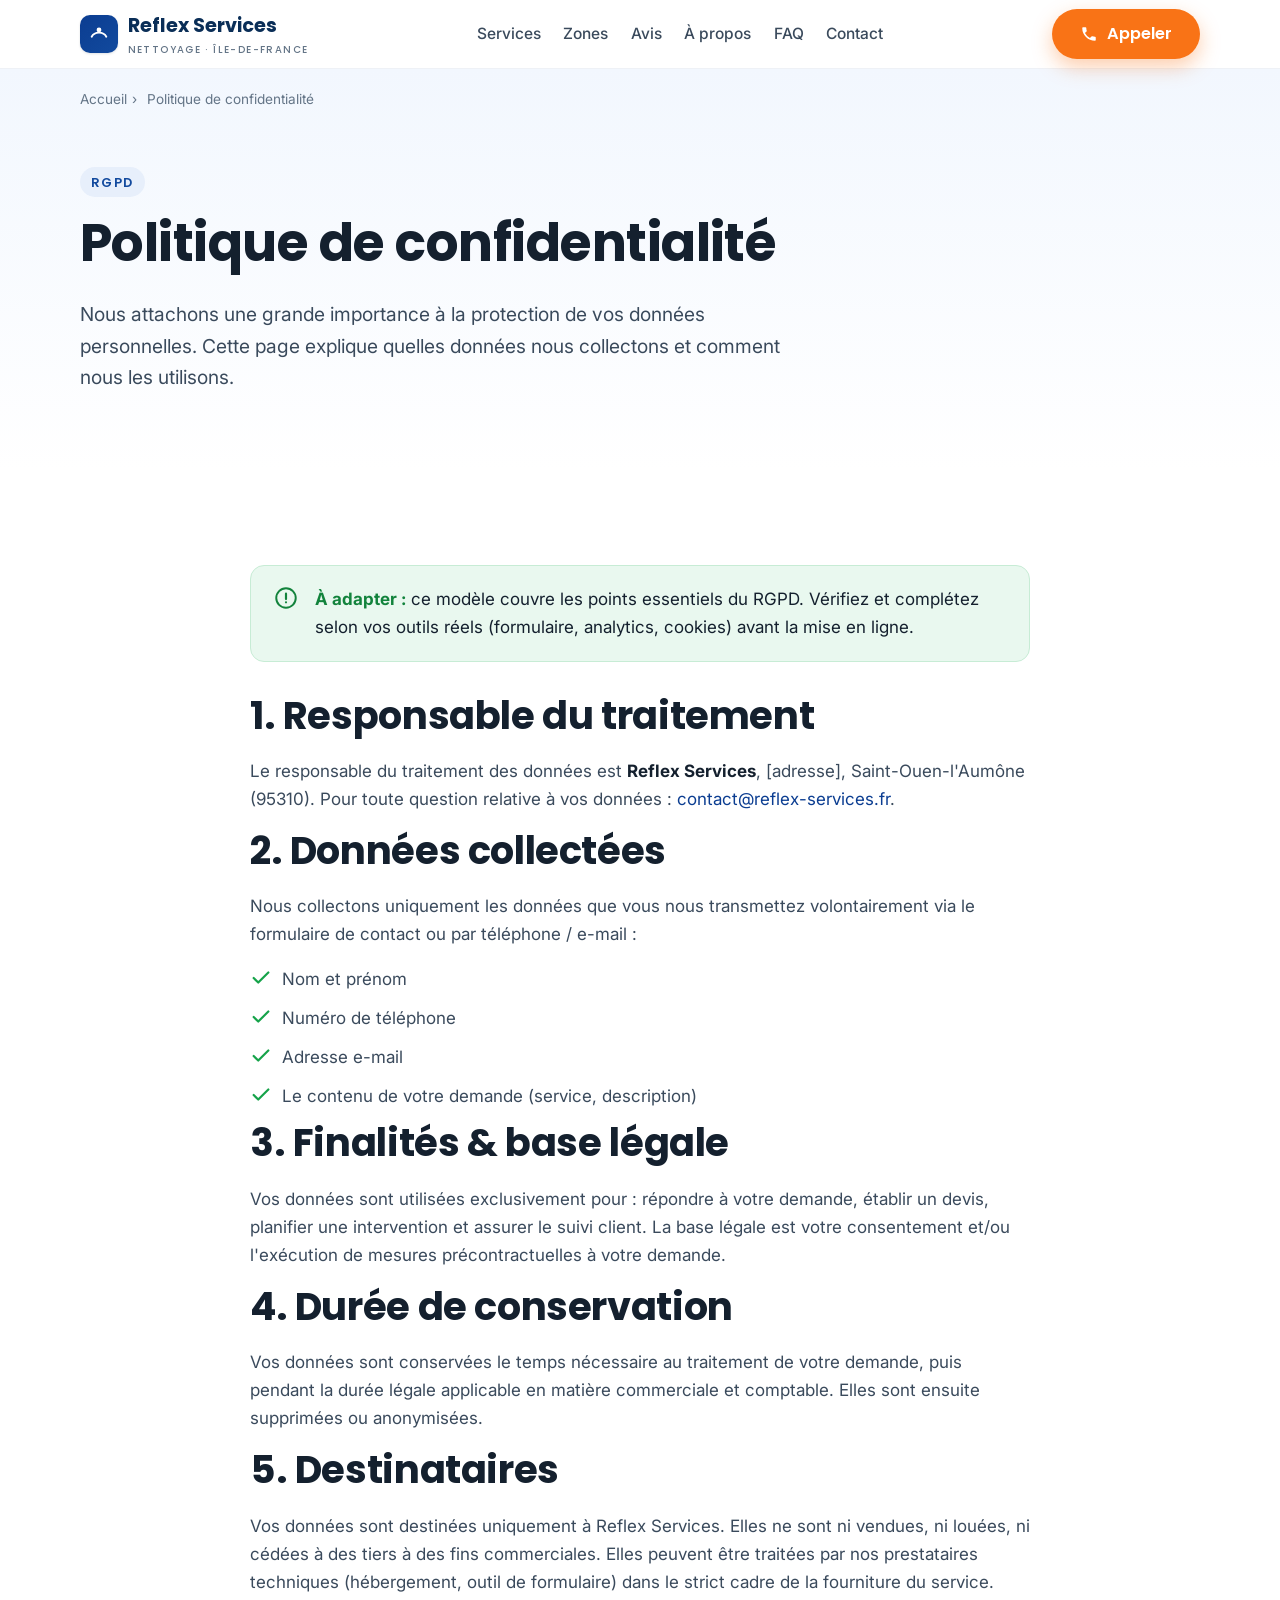
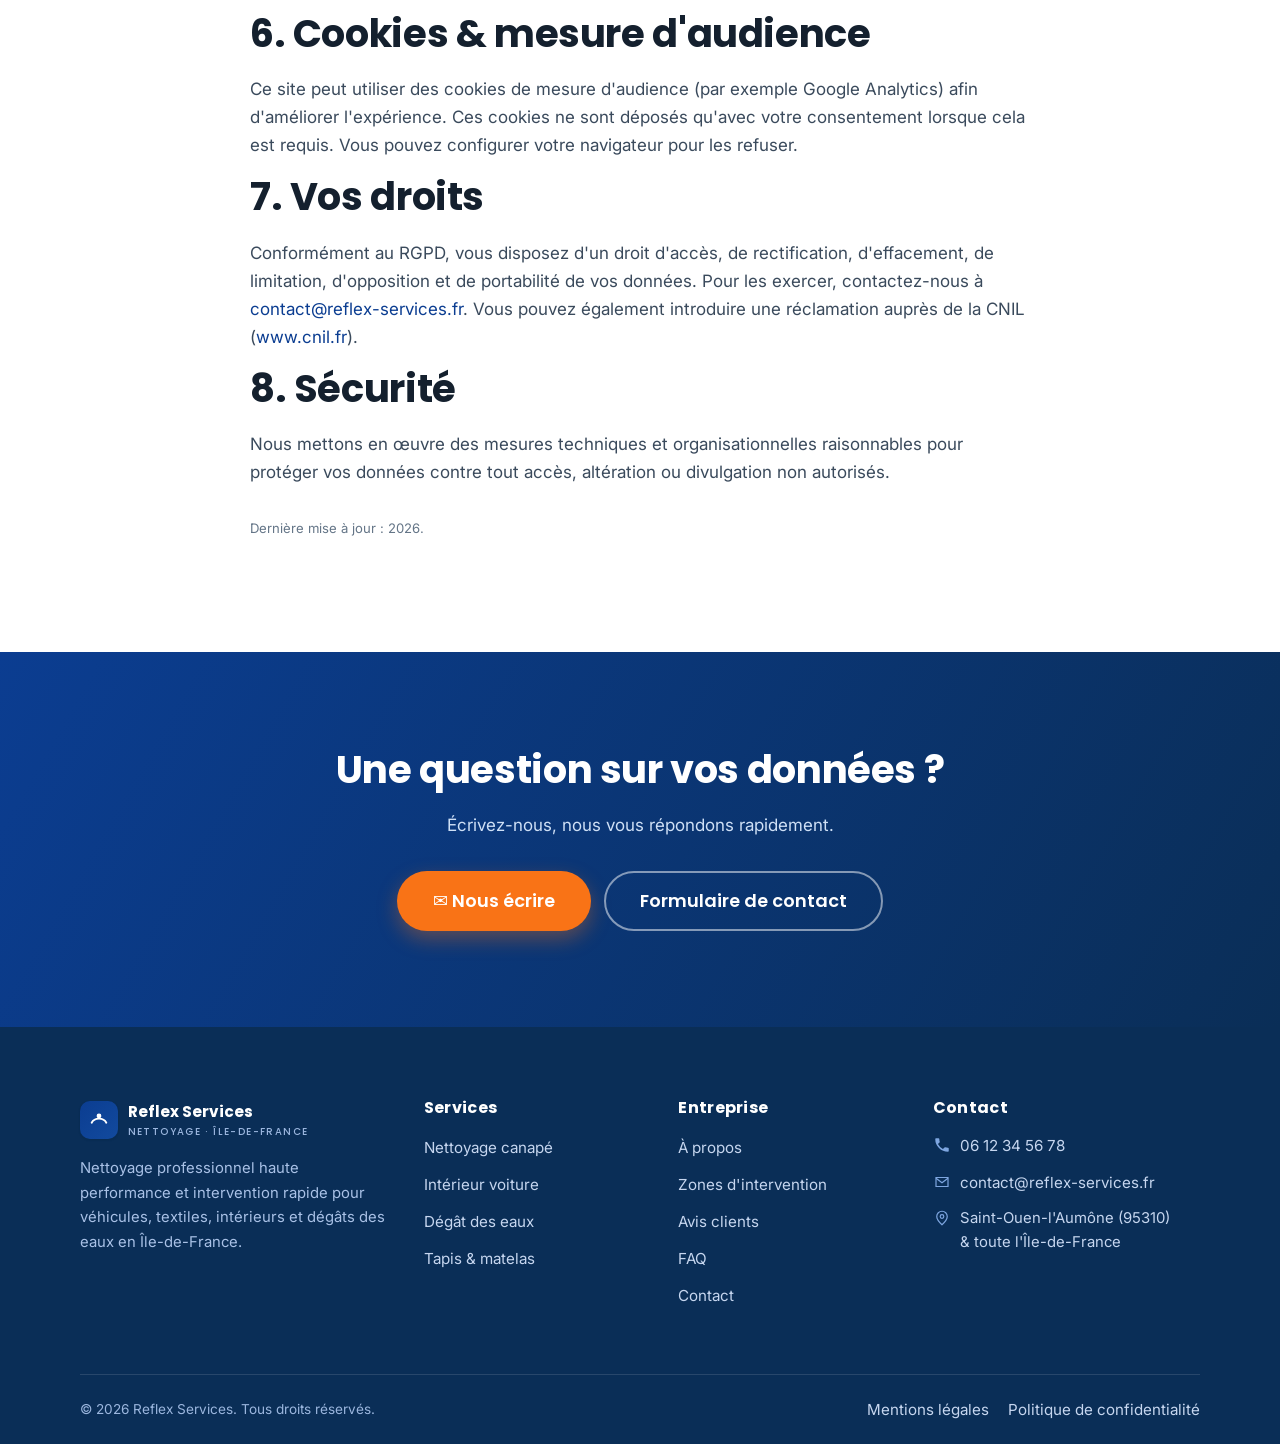
<file: politique-confidentialite.html>
<!DOCTYPE html>
<html lang="fr">
<head>
<meta charset="UTF-8">
<meta name="viewport" content="width=device-width, initial-scale=1">
<title>Politique de confidentialité (RGPD) | Reflex Services</title>
<meta name="description" content="Politique de confidentialité de Reflex Services : quelles données sont collectées, pourquoi, combien de temps et vos droits RGPD.">
<meta name="robots" content="noindex, follow">
<link rel="canonical" href="https://www.reflex-services.fr/politique-confidentialite.html">
<meta name="theme-color" content="#0a2e57">
<link rel="preconnect" href="https://fonts.googleapis.com">
<link rel="preconnect" href="https://fonts.gstatic.com" crossorigin>
<link href="https://fonts.googleapis.com/css2?family=Inter:wght@400;500;600&family=Poppins:wght@600;700&display=swap" rel="stylesheet">
<link rel="stylesheet" href="assets/css/style.css">
<link rel="icon" href="data:image/svg+xml,%3Csvg xmlns='http://www.w3.org/2000/svg' viewBox='0 0 32 32'%3E%3Crect width='32' height='32' rx='8' fill='%230b3d91'/%3E%3Cpath d='M9 20c2-6 12-6 14 0' stroke='white' stroke-width='2.4' fill='none' stroke-linecap='round'/%3E%3Ccircle cx='16' cy='11' r='3' fill='white'/%3E%3C/svg%3E">
</head>
<body>
<a class="skip-link" href="#main">Aller au contenu</a>
<header class="site-header">
  <div class="container nav">
    <a class="brand" href="index.html" aria-label="Reflex Services — accueil"><span class="brand__mark" aria-hidden="true"><svg viewBox="0 0 24 24" fill="none"><path d="M4 15c3-6 13-6 16 0" stroke="currentColor" stroke-width="2" stroke-linecap="round"/><circle cx="12" cy="7.5" r="2.6" fill="currentColor"/></svg></span><span>Reflex Services<small>Nettoyage · Île-de-France</small></span></a>
    <nav class="nav__links" aria-label="Navigation principale"><a href="services.html" data-nav="services.html">Services</a><a href="zones-intervention.html" data-nav="zones-intervention.html">Zones</a><a href="avis.html" data-nav="avis.html">Avis</a><a href="about.html" data-nav="about.html">À propos</a><a href="faq.html" data-nav="faq.html">FAQ</a><a href="contact.html" data-nav="contact.html">Contact</a></nav>
    <div class="nav__cta"><a class="btn btn--primary" href="tel:+33612345678"><svg viewBox="0 0 24 24" width="18" height="18" fill="none" aria-hidden="true"><path d="M6.6 10.8a15 15 0 0 0 6.6 6.6l2.2-2.2c.3-.3.7-.4 1-.2 1.2.4 2.4.6 3.6.6.6 0 1 .4 1 1V20c0 .6-.4 1-1 1A17 17 0 0 1 3 4c0-.6.4-1 1-1h3.4c.6 0 1 .4 1 1 0 1.3.2 2.5.6 3.6.1.4 0 .8-.3 1z" fill="currentColor"/></svg>Appeler</a></div>
    <button class="nav__toggle" aria-label="Ouvrir le menu" aria-expanded="false" aria-controls="mobile-menu"><span></span><span></span><span></span></button>
  </div>
  <div class="mobile-menu" id="mobile-menu"><a href="services.html">Services</a><a href="zones-intervention.html">Zones d'intervention</a><a href="avis.html">Avis clients</a><a href="about.html">À propos</a><a href="faq.html">FAQ</a><a href="contact.html">Contact</a><a class="btn btn--primary btn--block" href="tel:+33612345678">📞 Appeler maintenant</a></div>
</header>

<main id="main">
<section class="page-hero"><div class="container"><nav class="breadcrumb" aria-label="Fil d'Ariane"><a href="index.html">Accueil</a><span>›</span> Politique de confidentialité</nav><div class="page-hero__inner"><span class="eyebrow">RGPD</span><h1>Politique de confidentialité</h1><p class="lead">Nous attachons une grande importance à la protection de vos données personnelles. Cette page explique quelles données nous collectons et comment nous les utilisons.</p></div></div></section>

<section class="section">
  <div class="container prose" style="max-width:820px">
    <div class="price-note reveal" style="margin-bottom:2rem"><svg viewBox="0 0 24 24" fill="none"><circle cx="12" cy="12" r="9" stroke="currentColor" stroke-width="1.8"/><path d="M12 8v5m0 3h.01" stroke="currentColor" stroke-width="2" stroke-linecap="round"/></svg><div><strong>À adapter :</strong> ce modèle couvre les points essentiels du RGPD. Vérifiez et complétez selon vos outils réels (formulaire, analytics, cookies) avant la mise en ligne.</div></div>

    <h2>1. Responsable du traitement</h2>
    <p>Le responsable du traitement des données est <strong>Reflex Services</strong>, [adresse], Saint-Ouen-l'Aumône (95310). Pour toute question relative à vos données : <a href="mailto:contact@reflex-services.fr">contact@reflex-services.fr</a>.</p>

    <h2>2. Données collectées</h2>
    <p>Nous collectons uniquement les données que vous nous transmettez volontairement via le formulaire de contact ou par téléphone / e-mail :</p>
    <ul class="checklist">
      <li><svg viewBox="0 0 24 24" fill="none"><path d="M20 6 9 17l-5-5" stroke="currentColor" stroke-width="2.4" stroke-linecap="round" stroke-linejoin="round"/></svg> Nom et prénom</li>
      <li><svg viewBox="0 0 24 24" fill="none"><path d="M20 6 9 17l-5-5" stroke="currentColor" stroke-width="2.4" stroke-linecap="round" stroke-linejoin="round"/></svg> Numéro de téléphone</li>
      <li><svg viewBox="0 0 24 24" fill="none"><path d="M20 6 9 17l-5-5" stroke="currentColor" stroke-width="2.4" stroke-linecap="round" stroke-linejoin="round"/></svg> Adresse e-mail</li>
      <li><svg viewBox="0 0 24 24" fill="none"><path d="M20 6 9 17l-5-5" stroke="currentColor" stroke-width="2.4" stroke-linecap="round" stroke-linejoin="round"/></svg> Le contenu de votre demande (service, description)</li>
    </ul>

    <h2>3. Finalités &amp; base légale</h2>
    <p>Vos données sont utilisées exclusivement pour&nbsp;: répondre à votre demande, établir un devis, planifier une intervention et assurer le suivi client. La base légale est votre consentement et/ou l'exécution de mesures précontractuelles à votre demande.</p>

    <h2>4. Durée de conservation</h2>
    <p>Vos données sont conservées le temps nécessaire au traitement de votre demande, puis pendant la durée légale applicable en matière commerciale et comptable. Elles sont ensuite supprimées ou anonymisées.</p>

    <h2>5. Destinataires</h2>
    <p>Vos données sont destinées uniquement à Reflex Services. Elles ne sont ni vendues, ni louées, ni cédées à des tiers à des fins commerciales. Elles peuvent être traitées par nos prestataires techniques (hébergement, outil de formulaire) dans le strict cadre de la fourniture du service.</p>

    <h2>6. Cookies &amp; mesure d'audience</h2>
    <p>Ce site peut utiliser des cookies de mesure d'audience (par exemple Google Analytics) afin d'améliorer l'expérience. Ces cookies ne sont déposés qu'avec votre consentement lorsque cela est requis. Vous pouvez configurer votre navigateur pour les refuser.</p>

    <h2>7. Vos droits</h2>
    <p>Conformément au RGPD, vous disposez d'un droit d'accès, de rectification, d'effacement, de limitation, d'opposition et de portabilité de vos données. Pour les exercer, contactez-nous à <a href="mailto:contact@reflex-services.fr">contact@reflex-services.fr</a>. Vous pouvez également introduire une réclamation auprès de la CNIL (<a href="https://www.cnil.fr" target="_blank" rel="noopener">www.cnil.fr</a>).</p>

    <h2>8. Sécurité</h2>
    <p>Nous mettons en œuvre des mesures techniques et organisationnelles raisonnables pour protéger vos données contre tout accès, altération ou divulgation non autorisés.</p>

    <p class="form-note mt-2">Dernière mise à jour : <span id="year">2026</span>.</p>
  </div>
</section>

<section class="section cta-band"><div class="container reveal"><h2>Une question sur vos données ?</h2><p class="mt-1">Écrivez-nous, nous vous répondons rapidement.</p><div class="btn-row btn-row--center mt-2"><a class="btn btn--primary btn--lg" href="mailto:contact@reflex-services.fr">✉️ Nous écrire</a><a class="btn btn--ghost btn--lg" href="contact.html">Formulaire de contact</a></div></div></section>
</main>

<footer class="site-footer"><div class="container"><div class="footer-grid"><div class="footer-brand"><a class="brand" href="index.html"><span class="brand__mark" aria-hidden="true"><svg viewBox="0 0 24 24" fill="none"><path d="M4 15c3-6 13-6 16 0" stroke="currentColor" stroke-width="2" stroke-linecap="round"/><circle cx="12" cy="7.5" r="2.6" fill="currentColor"/></svg></span><span>Reflex Services<small>Nettoyage · Île-de-France</small></span></a><p>Nettoyage professionnel haute performance et intervention rapide pour véhicules, textiles, intérieurs et dégâts des eaux en Île-de-France.</p></div><div><h4>Services</h4><ul class="footer-links"><li><a href="services/nettoyage-canape.html">Nettoyage canapé</a></li><li><a href="services/nettoyage-voiture-interieur.html">Intérieur voiture</a></li><li><a href="services/degat-des-eaux.html">Dégât des eaux</a></li><li><a href="services/nettoyage-tapis-matelas.html">Tapis &amp; matelas</a></li></ul></div><div><h4>Entreprise</h4><ul class="footer-links"><li><a href="about.html">À propos</a></li><li><a href="zones-intervention.html">Zones d'intervention</a></li><li><a href="avis.html">Avis clients</a></li><li><a href="faq.html">FAQ</a></li><li><a href="contact.html">Contact</a></li></ul></div><div><h4>Contact</h4><ul class="footer-contact"><li><svg viewBox="0 0 24 24" fill="none"><path d="M6.6 10.8a15 15 0 0 0 6.6 6.6l2.2-2.2c.3-.3.7-.4 1-.2 1.2.4 2.4.6 3.6.6.6 0 1 .4 1 1V20c0 .6-.4 1-1 1A17 17 0 0 1 3 4c0-.6.4-1 1-1h3.4c.6 0 1 .4 1 1 0 1.3.2 2.5.6 3.6.1.4 0 .8-.3 1z" fill="currentColor"/></svg> <a href="tel:+33612345678">06 12 34 56 78</a></li><li><svg viewBox="0 0 24 24" fill="none"><path d="M4 6h16v12H4z" stroke="currentColor" stroke-width="1.6"/><path d="m4 7 8 6 8-6" stroke="currentColor" stroke-width="1.6"/></svg> <a href="mailto:contact@reflex-services.fr">contact@reflex-services.fr</a></li><li><svg viewBox="0 0 24 24" fill="none"><path d="M12 21s7-6.3 7-11a7 7 0 1 0-14 0c0 4.7 7 11 7 11z" stroke="currentColor" stroke-width="1.6"/><circle cx="12" cy="10" r="2.4" stroke="currentColor" stroke-width="1.6"/></svg> Saint-Ouen-l'Aumône (95310)<br>&amp; toute l'Île-de-France</li></ul></div></div><div class="footer-bottom"><span>© <span id="year">2026</span> Reflex Services. Tous droits réservés.</span><nav aria-label="Liens légaux"><a href="mentions-legales.html">Mentions légales</a><a href="politique-confidentialite.html">Politique de confidentialité</a></nav></div></div></footer>

<div class="sticky-cta"><a class="btn btn--primary" href="tel:+33612345678">📞 Appeler</a><a class="btn btn--green" href="contact.html">Devis gratuit</a></div>
<script src="assets/js/main.js"></script>
</body>
</html>
</file>
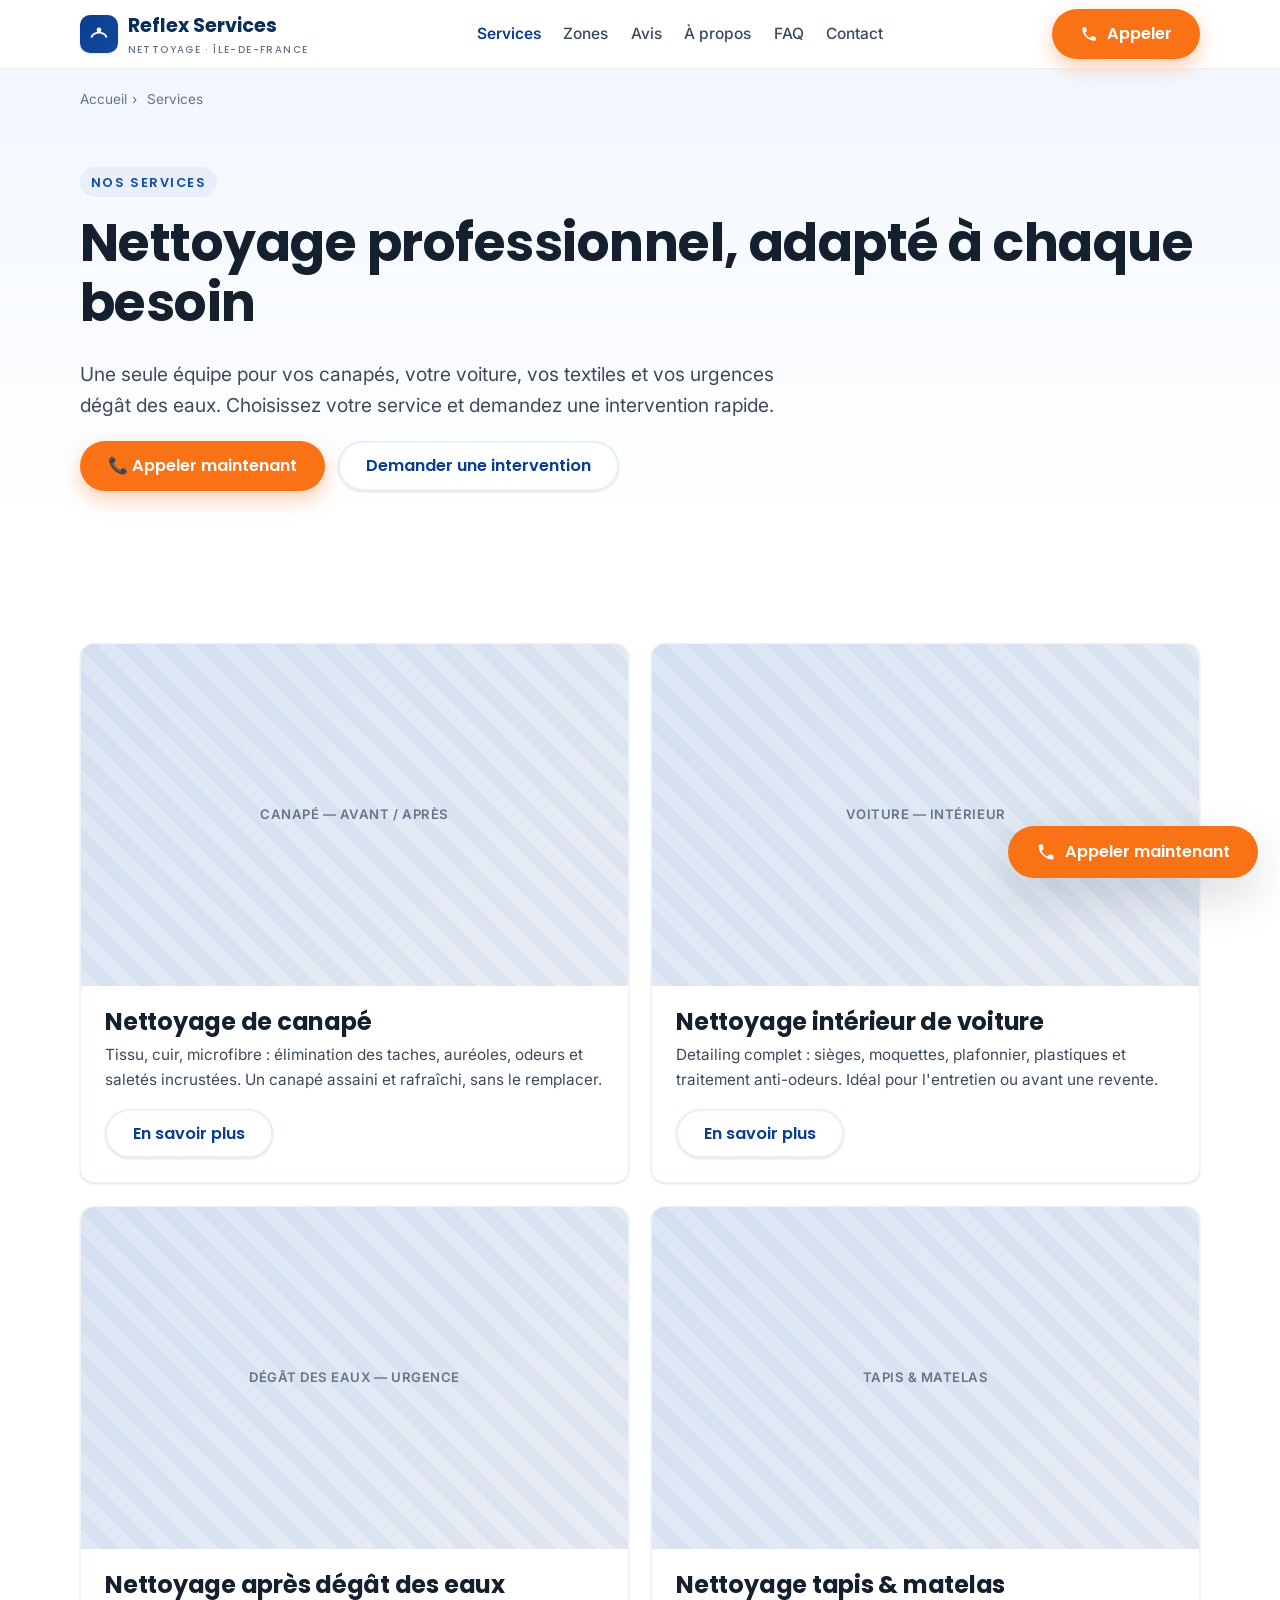
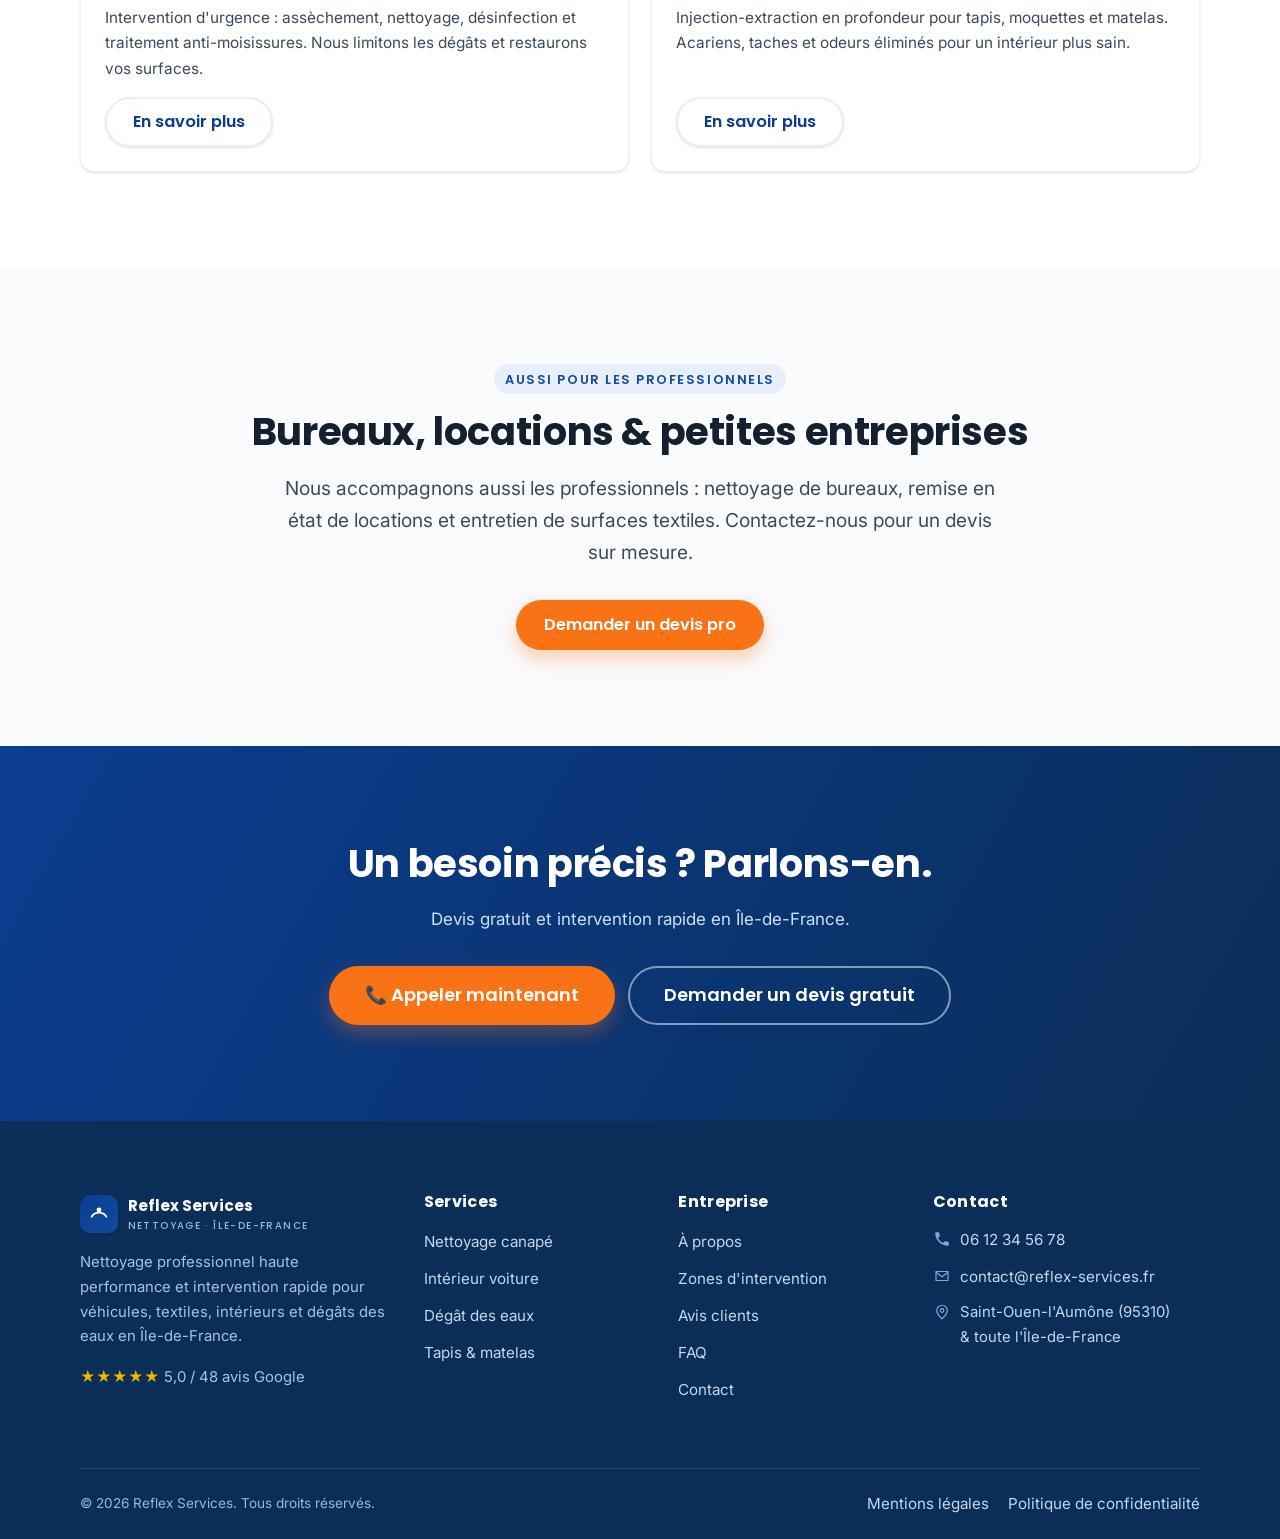
<file: services.html>
<!DOCTYPE html>
<html lang="fr">
<head>
<meta charset="UTF-8">
<meta name="viewport" content="width=device-width, initial-scale=1">
<title>Nos services de nettoyage professionnel | Reflex Services Île-de-France</title>
<meta name="description" content="Découvrez tous les services de nettoyage professionnel de Reflex Services : canapé, intérieur voiture, dégât des eaux, tapis et matelas. Intervention rapide en Île-de-France.">
<link rel="canonical" href="https://www.reflex-services.fr/services.html">
<meta name="theme-color" content="#0a2e57">
<link rel="preconnect" href="https://fonts.googleapis.com">
<link rel="preconnect" href="https://fonts.gstatic.com" crossorigin>
<link href="https://fonts.googleapis.com/css2?family=Inter:wght@400;500;600&family=Poppins:wght@600;700&display=swap" rel="stylesheet">
<link rel="stylesheet" href="assets/css/style.css">
<link rel="icon" href="data:image/svg+xml,%3Csvg xmlns='http://www.w3.org/2000/svg' viewBox='0 0 32 32'%3E%3Crect width='32' height='32' rx='8' fill='%230b3d91'/%3E%3Cpath d='M9 20c2-6 12-6 14 0' stroke='white' stroke-width='2.4' fill='none' stroke-linecap='round'/%3E%3Ccircle cx='16' cy='11' r='3' fill='white'/%3E%3C/svg%3E">
<script type="application/ld+json">
{"@context":"https://schema.org","@type":"BreadcrumbList","itemListElement":[{"@type":"ListItem","position":1,"name":"Accueil","item":"https://www.reflex-services.fr/"},{"@type":"ListItem","position":2,"name":"Services","item":"https://www.reflex-services.fr/services.html"}]}
</script>
</head>
<body>
<a class="skip-link" href="#main">Aller au contenu</a>
<header class="site-header">
  <div class="container nav">
    <a class="brand" href="index.html" aria-label="Reflex Services — accueil"><span class="brand__mark" aria-hidden="true"><svg viewBox="0 0 24 24" fill="none"><path d="M4 15c3-6 13-6 16 0" stroke="currentColor" stroke-width="2" stroke-linecap="round"/><circle cx="12" cy="7.5" r="2.6" fill="currentColor"/></svg></span><span>Reflex Services<small>Nettoyage · Île-de-France</small></span></a>
    <nav class="nav__links" aria-label="Navigation principale"><a href="services.html" data-nav="services.html">Services</a><a href="zones-intervention.html" data-nav="zones-intervention.html">Zones</a><a href="avis.html" data-nav="avis.html">Avis</a><a href="about.html" data-nav="about.html">À propos</a><a href="faq.html" data-nav="faq.html">FAQ</a><a href="contact.html" data-nav="contact.html">Contact</a></nav>
    <div class="nav__cta"><a class="btn btn--primary" href="tel:+33612345678"><svg viewBox="0 0 24 24" width="18" height="18" fill="none" aria-hidden="true"><path d="M6.6 10.8a15 15 0 0 0 6.6 6.6l2.2-2.2c.3-.3.7-.4 1-.2 1.2.4 2.4.6 3.6.6.6 0 1 .4 1 1V20c0 .6-.4 1-1 1A17 17 0 0 1 3 4c0-.6.4-1 1-1h3.4c.6 0 1 .4 1 1 0 1.3.2 2.5.6 3.6.1.4 0 .8-.3 1z" fill="currentColor"/></svg>Appeler</a></div>
    <button class="nav__toggle" aria-label="Ouvrir le menu" aria-expanded="false" aria-controls="mobile-menu"><span></span><span></span><span></span></button>
  </div>
  <div class="mobile-menu" id="mobile-menu"><a href="services.html">Services</a><a href="zones-intervention.html">Zones d'intervention</a><a href="avis.html">Avis clients</a><a href="about.html">À propos</a><a href="faq.html">FAQ</a><a href="contact.html">Contact</a><a class="btn btn--primary btn--block" href="tel:+33612345678">📞 Appeler maintenant</a><a class="btn btn--secondary btn--block" href="contact.html" style="margin-top:.6rem">Demander un devis gratuit</a></div>
</header>

<main id="main">
<section class="page-hero">
  <div class="container">
    <nav class="breadcrumb" aria-label="Fil d'Ariane"><a href="index.html">Accueil</a><span>›</span> Services</nav>
    <div class="page-hero__inner">
      <span class="eyebrow">Nos services</span>
      <h1>Nettoyage professionnel, adapté à chaque besoin</h1>
      <p class="lead">Une seule équipe pour vos canapés, votre voiture, vos textiles et vos urgences dégât des eaux. Choisissez votre service et demandez une intervention rapide.</p>
      <div class="btn-row"><a class="btn btn--primary" href="tel:+33612345678">📞 Appeler maintenant</a><a class="btn btn--secondary" href="contact.html">Demander une intervention</a></div>
    </div>
  </div>
</section>

<section class="section">
  <div class="container">
    <div class="grid grid--2">
      <article class="card service-card reveal">
        <div class="placeholder"><span class="placeholder__label">Canapé — Avant / Après</span></div>
        <div class="service-card__body">
          <h3>Nettoyage de canapé</h3>
          <p>Tissu, cuir, microfibre : élimination des taches, auréoles, odeurs et saletés incrustées. Un canapé assaini et rafraîchi, sans le remplacer.</p>
          <a class="btn btn--secondary" href="services/nettoyage-canape.html" style="align-self:flex-start;margin-top:auto">En savoir plus</a>
        </div>
      </article>
      <article class="card service-card reveal">
        <div class="placeholder"><span class="placeholder__label">Voiture — Intérieur</span></div>
        <div class="service-card__body">
          <h3>Nettoyage intérieur de voiture</h3>
          <p>Detailing complet : sièges, moquettes, plafonnier, plastiques et traitement anti-odeurs. Idéal pour l'entretien ou avant une revente.</p>
          <a class="btn btn--secondary" href="services/nettoyage-voiture-interieur.html" style="align-self:flex-start;margin-top:auto">En savoir plus</a>
        </div>
      </article>
      <article class="card service-card reveal">
        <div class="placeholder"><span class="placeholder__label">Dégât des eaux — Urgence</span></div>
        <div class="service-card__body">
          <h3>Nettoyage après dégât des eaux</h3>
          <p>Intervention d'urgence : assèchement, nettoyage, désinfection et traitement anti-moisissures. Nous limitons les dégâts et restaurons vos surfaces.</p>
          <a class="btn btn--secondary" href="services/degat-des-eaux.html" style="align-self:flex-start;margin-top:auto">En savoir plus</a>
        </div>
      </article>
      <article class="card service-card reveal">
        <div class="placeholder"><span class="placeholder__label">Tapis &amp; matelas</span></div>
        <div class="service-card__body">
          <h3>Nettoyage tapis &amp; matelas</h3>
          <p>Injection-extraction en profondeur pour tapis, moquettes et matelas. Acariens, taches et odeurs éliminés pour un intérieur plus sain.</p>
          <a class="btn btn--secondary" href="services/nettoyage-tapis-matelas.html" style="align-self:flex-start;margin-top:auto">En savoir plus</a>
        </div>
      </article>
    </div>
  </div>
</section>

<section class="section bg-gray">
  <div class="container">
    <div class="text-center reveal"><span class="eyebrow">Aussi pour les professionnels</span><h2>Bureaux, locations &amp; petites entreprises</h2><p class="lead center-block">Nous accompagnons aussi les professionnels : nettoyage de bureaux, remise en état de locations et entretien de surfaces textiles. Contactez-nous pour un devis sur mesure.</p><div class="btn-row btn-row--center mt-2"><a class="btn btn--primary" href="contact.html">Demander un devis pro</a></div></div>
  </div>
</section>

<section class="section cta-band"><div class="container reveal"><h2>Un besoin précis ? Parlons-en.</h2><p class="mt-1">Devis gratuit et intervention rapide en Île-de-France.</p><div class="btn-row btn-row--center mt-2"><a class="btn btn--primary btn--lg" href="tel:+33612345678">📞 Appeler maintenant</a><a class="btn btn--ghost btn--lg" href="contact.html">Demander un devis gratuit</a></div></div></section>
</main>

<footer class="site-footer"><div class="container"><div class="footer-grid"><div class="footer-brand"><a class="brand" href="index.html"><span class="brand__mark" aria-hidden="true"><svg viewBox="0 0 24 24" fill="none"><path d="M4 15c3-6 13-6 16 0" stroke="currentColor" stroke-width="2" stroke-linecap="round"/><circle cx="12" cy="7.5" r="2.6" fill="currentColor"/></svg></span><span>Reflex Services<small>Nettoyage · Île-de-France</small></span></a><p>Nettoyage professionnel haute performance et intervention rapide pour véhicules, textiles, intérieurs et dégâts des eaux en Île-de-France.</p><p><span class="stars" style="color:var(--star)" aria-hidden="true">★★★★★</span> 5,0 / 48 avis Google</p></div><div><h4>Services</h4><ul class="footer-links"><li><a href="services/nettoyage-canape.html">Nettoyage canapé</a></li><li><a href="services/nettoyage-voiture-interieur.html">Intérieur voiture</a></li><li><a href="services/degat-des-eaux.html">Dégât des eaux</a></li><li><a href="services/nettoyage-tapis-matelas.html">Tapis &amp; matelas</a></li></ul></div><div><h4>Entreprise</h4><ul class="footer-links"><li><a href="about.html">À propos</a></li><li><a href="zones-intervention.html">Zones d'intervention</a></li><li><a href="avis.html">Avis clients</a></li><li><a href="faq.html">FAQ</a></li><li><a href="contact.html">Contact</a></li></ul></div><div><h4>Contact</h4><ul class="footer-contact"><li><svg viewBox="0 0 24 24" fill="none"><path d="M6.6 10.8a15 15 0 0 0 6.6 6.6l2.2-2.2c.3-.3.7-.4 1-.2 1.2.4 2.4.6 3.6.6.6 0 1 .4 1 1V20c0 .6-.4 1-1 1A17 17 0 0 1 3 4c0-.6.4-1 1-1h3.4c.6 0 1 .4 1 1 0 1.3.2 2.5.6 3.6.1.4 0 .8-.3 1z" fill="currentColor"/></svg> <a href="tel:+33612345678">06 12 34 56 78</a></li><li><svg viewBox="0 0 24 24" fill="none"><path d="M4 6h16v12H4z" stroke="currentColor" stroke-width="1.6"/><path d="m4 7 8 6 8-6" stroke="currentColor" stroke-width="1.6"/></svg> <a href="mailto:contact@reflex-services.fr">contact@reflex-services.fr</a></li><li><svg viewBox="0 0 24 24" fill="none"><path d="M12 21s7-6.3 7-11a7 7 0 1 0-14 0c0 4.7 7 11 7 11z" stroke="currentColor" stroke-width="1.6"/><circle cx="12" cy="10" r="2.4" stroke="currentColor" stroke-width="1.6"/></svg> Saint-Ouen-l'Aumône (95310)<br>&amp; toute l'Île-de-France</li></ul></div></div><div class="footer-bottom"><span>© <span id="year">2026</span> Reflex Services. Tous droits réservés.</span><nav aria-label="Liens légaux"><a href="mentions-legales.html">Mentions légales</a><a href="politique-confidentialite.html">Politique de confidentialité</a></nav></div></div></footer>

<div class="sticky-cta"><a class="btn btn--primary" href="tel:+33612345678">📞 Appeler</a><a class="btn btn--green" href="contact.html">Devis gratuit</a></div>
<a class="btn btn--primary float-call" href="tel:+33612345678" aria-label="Appeler Reflex Services"><svg viewBox="0 0 24 24" width="20" height="20" fill="none" aria-hidden="true"><path d="M6.6 10.8a15 15 0 0 0 6.6 6.6l2.2-2.2c.3-.3.7-.4 1-.2 1.2.4 2.4.6 3.6.6.6 0 1 .4 1 1V20c0 .6-.4 1-1 1A17 17 0 0 1 3 4c0-.6.4-1 1-1h3.4c.6 0 1 .4 1 1 0 1.3.2 2.5.6 3.6.1.4 0 .8-.3 1z" fill="currentColor"/></svg>Appeler maintenant</a>
<script src="assets/js/main.js"></script>
</body>
</html>
</file>
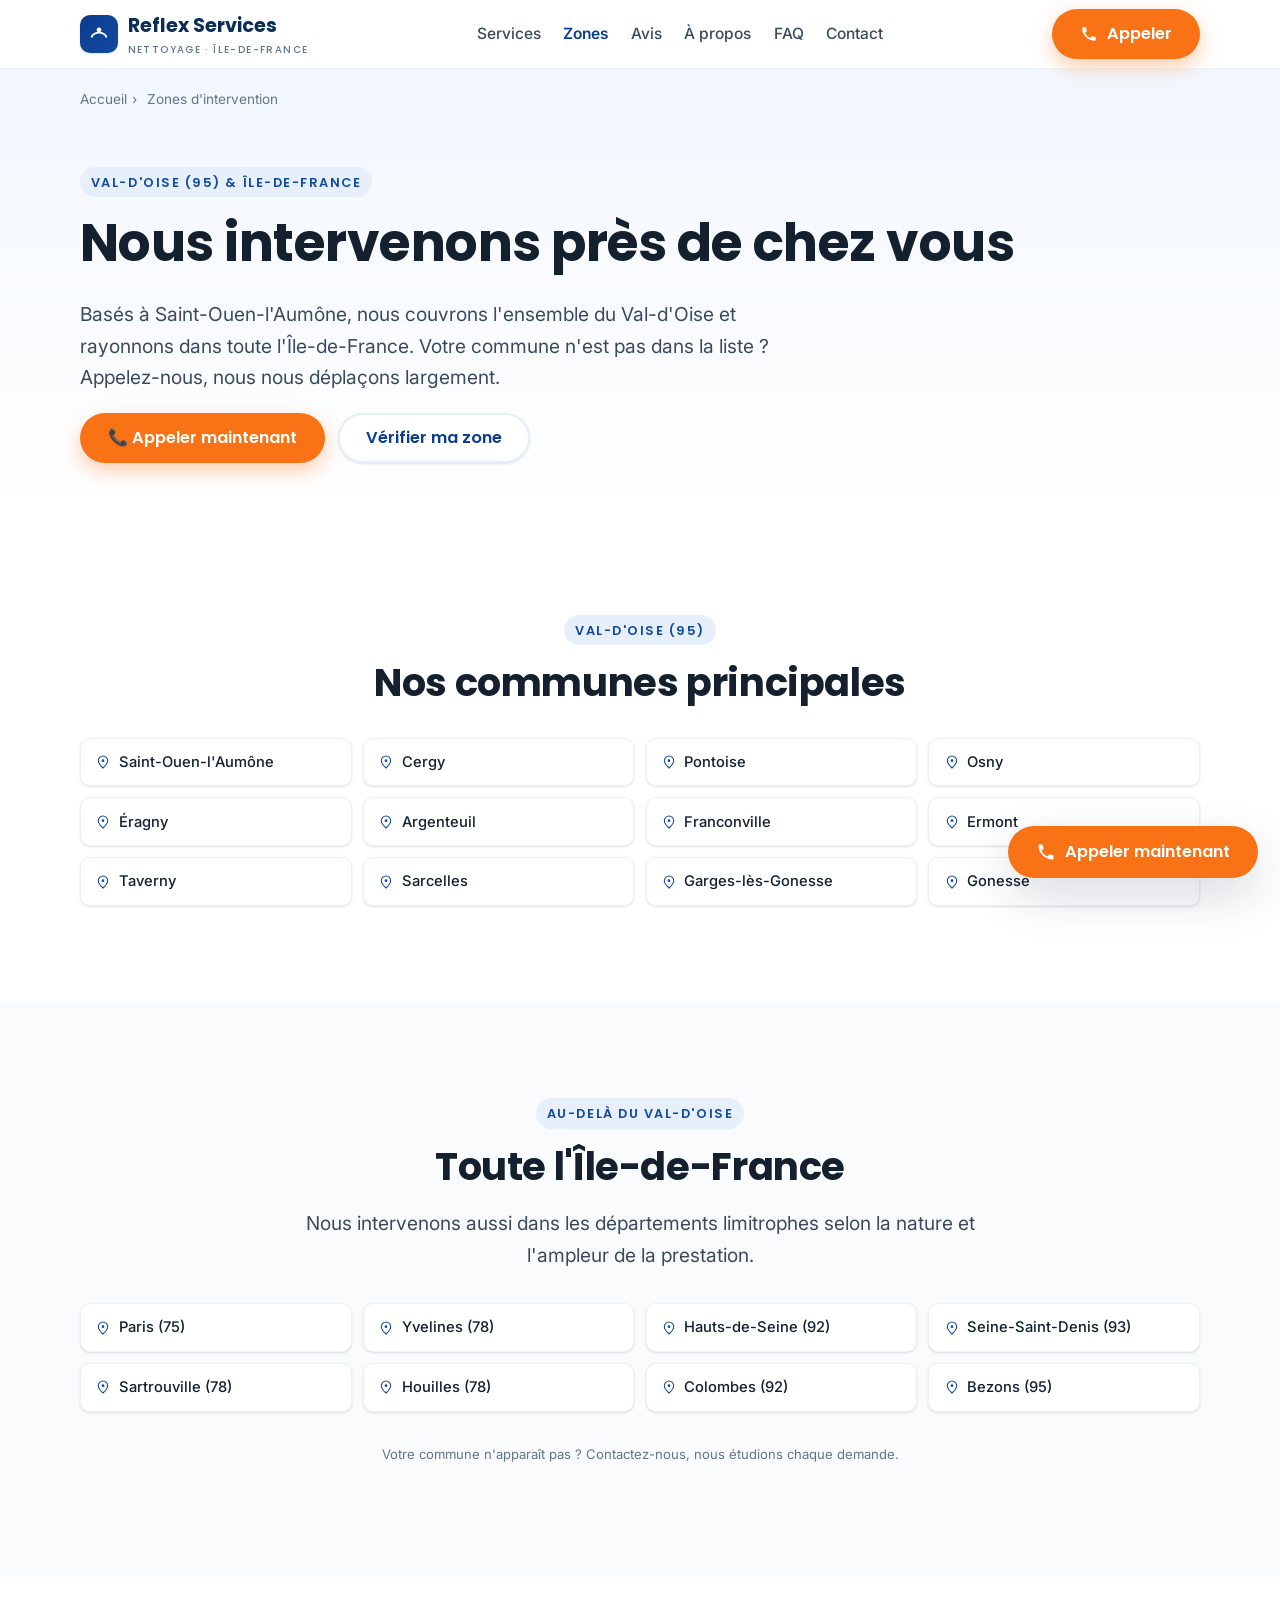
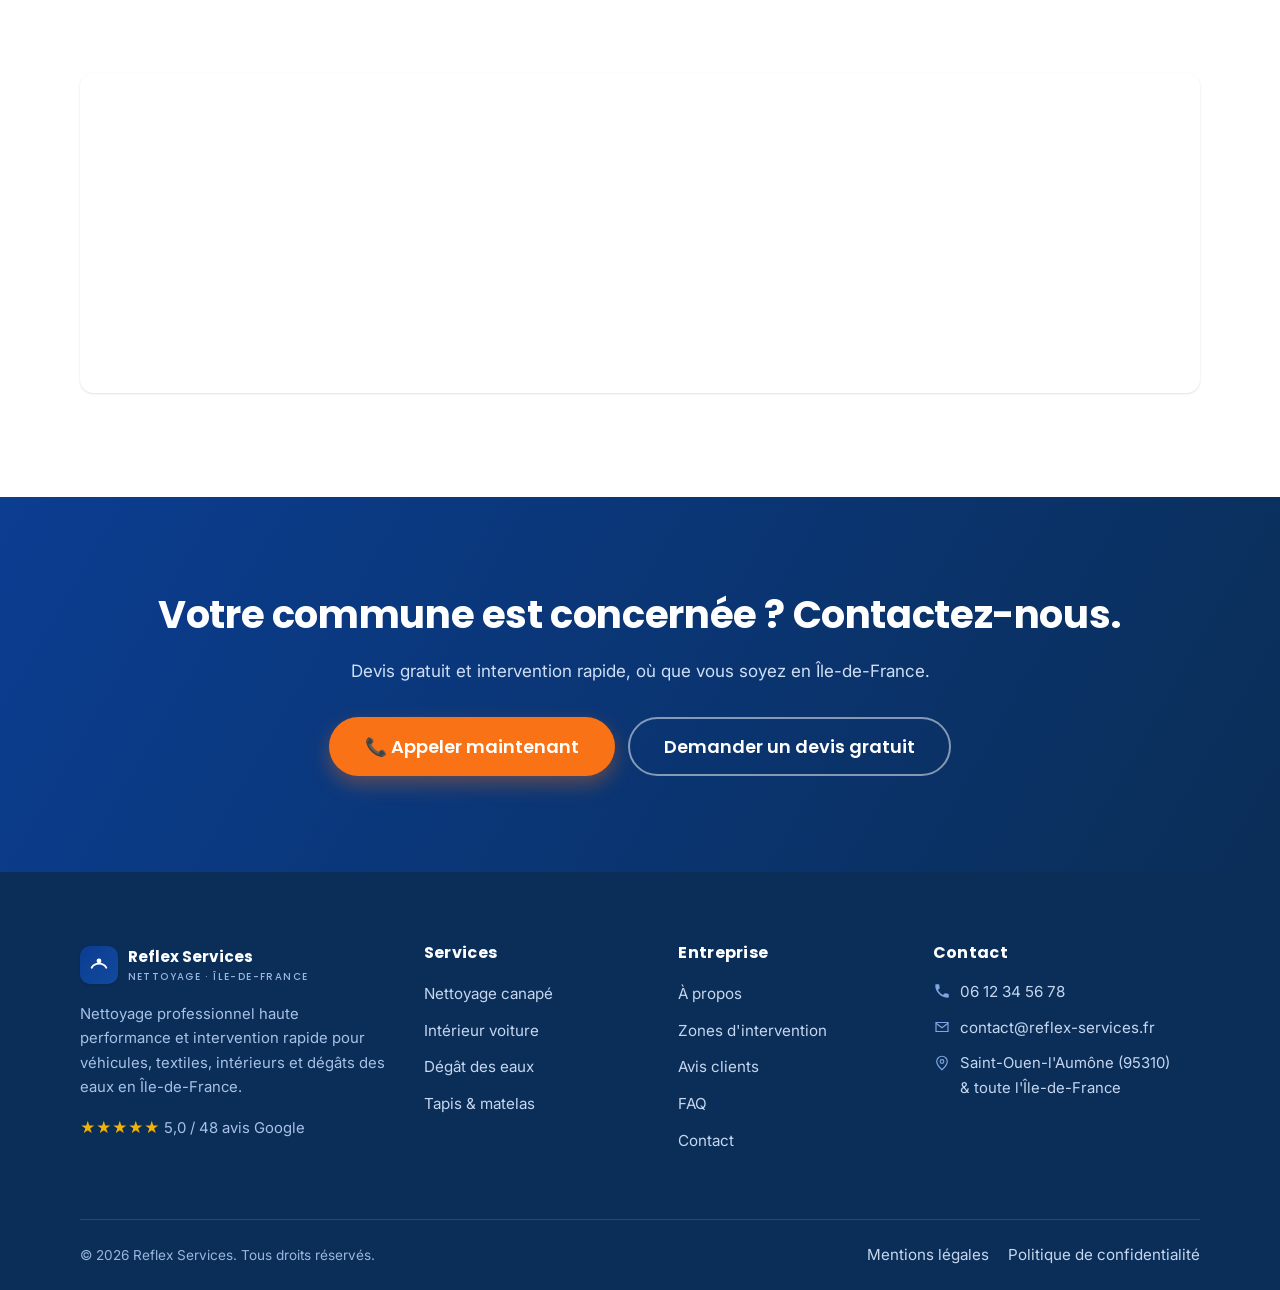
<file: zones-intervention.html>
<!DOCTYPE html>
<html lang="fr">
<head>
<meta charset="UTF-8">
<meta name="viewport" content="width=device-width, initial-scale=1">
<title>Zones d'intervention — Val-d'Oise (95) &amp; Île-de-France | Reflex Services</title>
<meta name="description" content="Reflex Services intervient à Saint-Ouen-l'Aumône, Cergy, Pontoise, Argenteuil, Franconville et dans tout le Val-d'Oise et l'Île-de-France pour vos nettoyages professionnels.">
<link rel="canonical" href="https://www.reflex-services.fr/zones-intervention.html">
<meta name="theme-color" content="#0a2e57">
<link rel="preconnect" href="https://fonts.googleapis.com">
<link rel="preconnect" href="https://fonts.gstatic.com" crossorigin>
<link href="https://fonts.googleapis.com/css2?family=Inter:wght@400;500;600&family=Poppins:wght@600;700&display=swap" rel="stylesheet">
<link rel="stylesheet" href="assets/css/style.css">
<link rel="icon" href="data:image/svg+xml,%3Csvg xmlns='http://www.w3.org/2000/svg' viewBox='0 0 32 32'%3E%3Crect width='32' height='32' rx='8' fill='%230b3d91'/%3E%3Cpath d='M9 20c2-6 12-6 14 0' stroke='white' stroke-width='2.4' fill='none' stroke-linecap='round'/%3E%3Ccircle cx='16' cy='11' r='3' fill='white'/%3E%3C/svg%3E">
<script type="application/ld+json">
{"@context":"https://schema.org","@type":"CleaningService","name":"Reflex Services","telephone":"+33612345678","areaServed":[{"@type":"AdministrativeArea","name":"Val-d'Oise"},{"@type":"AdministrativeArea","name":"Île-de-France"}],"address":{"@type":"PostalAddress","addressLocality":"Saint-Ouen-l'Aumône","postalCode":"95310","addressCountry":"FR"}}
</script>
</head>
<body>
<a class="skip-link" href="#main">Aller au contenu</a>
<header class="site-header">
  <div class="container nav">
    <a class="brand" href="index.html" aria-label="Reflex Services — accueil"><span class="brand__mark" aria-hidden="true"><svg viewBox="0 0 24 24" fill="none"><path d="M4 15c3-6 13-6 16 0" stroke="currentColor" stroke-width="2" stroke-linecap="round"/><circle cx="12" cy="7.5" r="2.6" fill="currentColor"/></svg></span><span>Reflex Services<small>Nettoyage · Île-de-France</small></span></a>
    <nav class="nav__links" aria-label="Navigation principale"><a href="services.html" data-nav="services.html">Services</a><a href="zones-intervention.html" data-nav="zones-intervention.html">Zones</a><a href="avis.html" data-nav="avis.html">Avis</a><a href="about.html" data-nav="about.html">À propos</a><a href="faq.html" data-nav="faq.html">FAQ</a><a href="contact.html" data-nav="contact.html">Contact</a></nav>
    <div class="nav__cta"><a class="btn btn--primary" href="tel:+33612345678"><svg viewBox="0 0 24 24" width="18" height="18" fill="none" aria-hidden="true"><path d="M6.6 10.8a15 15 0 0 0 6.6 6.6l2.2-2.2c.3-.3.7-.4 1-.2 1.2.4 2.4.6 3.6.6.6 0 1 .4 1 1V20c0 .6-.4 1-1 1A17 17 0 0 1 3 4c0-.6.4-1 1-1h3.4c.6 0 1 .4 1 1 0 1.3.2 2.5.6 3.6.1.4 0 .8-.3 1z" fill="currentColor"/></svg>Appeler</a></div>
    <button class="nav__toggle" aria-label="Ouvrir le menu" aria-expanded="false" aria-controls="mobile-menu"><span></span><span></span><span></span></button>
  </div>
  <div class="mobile-menu" id="mobile-menu"><a href="services.html">Services</a><a href="zones-intervention.html">Zones d'intervention</a><a href="avis.html">Avis clients</a><a href="about.html">À propos</a><a href="faq.html">FAQ</a><a href="contact.html">Contact</a><a class="btn btn--primary btn--block" href="tel:+33612345678">📞 Appeler maintenant</a><a class="btn btn--secondary btn--block" href="contact.html" style="margin-top:.6rem">Demander un devis gratuit</a></div>
</header>

<main id="main">
<section class="page-hero">
  <div class="container">
    <nav class="breadcrumb" aria-label="Fil d'Ariane"><a href="index.html">Accueil</a><span>›</span> Zones d'intervention</nav>
    <div class="page-hero__inner"><span class="eyebrow">Val-d'Oise (95) &amp; Île-de-France</span><h1>Nous intervenons près de chez vous</h1><p class="lead">Basés à Saint-Ouen-l'Aumône, nous couvrons l'ensemble du Val-d'Oise et rayonnons dans toute l'Île-de-France. Votre commune n'est pas dans la liste ? Appelez-nous, nous nous déplaçons largement.</p><div class="btn-row"><a class="btn btn--primary" href="tel:+33612345678">📞 Appeler maintenant</a><a class="btn btn--secondary" href="contact.html">Vérifier ma zone</a></div></div>
  </div>
</section>

<section class="section">
  <div class="container">
    <div class="text-center reveal"><span class="eyebrow">Val-d'Oise (95)</span><h2>Nos communes principales</h2></div>
    <div class="zones-grid mt-2">
      <div class="zone-chip reveal"><svg viewBox="0 0 24 24" fill="none"><path d="M12 21s7-6.3 7-11a7 7 0 1 0-14 0c0 4.7 7 11 7 11z" stroke="currentColor" stroke-width="1.6"/><circle cx="12" cy="10" r="2" fill="currentColor"/></svg> Saint-Ouen-l'Aumône</div>
      <div class="zone-chip reveal"><svg viewBox="0 0 24 24" fill="none"><path d="M12 21s7-6.3 7-11a7 7 0 1 0-14 0c0 4.7 7 11 7 11z" stroke="currentColor" stroke-width="1.6"/><circle cx="12" cy="10" r="2" fill="currentColor"/></svg> Cergy</div>
      <div class="zone-chip reveal"><svg viewBox="0 0 24 24" fill="none"><path d="M12 21s7-6.3 7-11a7 7 0 1 0-14 0c0 4.7 7 11 7 11z" stroke="currentColor" stroke-width="1.6"/><circle cx="12" cy="10" r="2" fill="currentColor"/></svg> Pontoise</div>
      <div class="zone-chip reveal"><svg viewBox="0 0 24 24" fill="none"><path d="M12 21s7-6.3 7-11a7 7 0 1 0-14 0c0 4.7 7 11 7 11z" stroke="currentColor" stroke-width="1.6"/><circle cx="12" cy="10" r="2" fill="currentColor"/></svg> Osny</div>
      <div class="zone-chip reveal"><svg viewBox="0 0 24 24" fill="none"><path d="M12 21s7-6.3 7-11a7 7 0 1 0-14 0c0 4.7 7 11 7 11z" stroke="currentColor" stroke-width="1.6"/><circle cx="12" cy="10" r="2" fill="currentColor"/></svg> Éragny</div>
      <div class="zone-chip reveal"><svg viewBox="0 0 24 24" fill="none"><path d="M12 21s7-6.3 7-11a7 7 0 1 0-14 0c0 4.7 7 11 7 11z" stroke="currentColor" stroke-width="1.6"/><circle cx="12" cy="10" r="2" fill="currentColor"/></svg> Argenteuil</div>
      <div class="zone-chip reveal"><svg viewBox="0 0 24 24" fill="none"><path d="M12 21s7-6.3 7-11a7 7 0 1 0-14 0c0 4.7 7 11 7 11z" stroke="currentColor" stroke-width="1.6"/><circle cx="12" cy="10" r="2" fill="currentColor"/></svg> Franconville</div>
      <div class="zone-chip reveal"><svg viewBox="0 0 24 24" fill="none"><path d="M12 21s7-6.3 7-11a7 7 0 1 0-14 0c0 4.7 7 11 7 11z" stroke="currentColor" stroke-width="1.6"/><circle cx="12" cy="10" r="2" fill="currentColor"/></svg> Ermont</div>
      <div class="zone-chip reveal"><svg viewBox="0 0 24 24" fill="none"><path d="M12 21s7-6.3 7-11a7 7 0 1 0-14 0c0 4.7 7 11 7 11z" stroke="currentColor" stroke-width="1.6"/><circle cx="12" cy="10" r="2" fill="currentColor"/></svg> Taverny</div>
      <div class="zone-chip reveal"><svg viewBox="0 0 24 24" fill="none"><path d="M12 21s7-6.3 7-11a7 7 0 1 0-14 0c0 4.7 7 11 7 11z" stroke="currentColor" stroke-width="1.6"/><circle cx="12" cy="10" r="2" fill="currentColor"/></svg> Sarcelles</div>
      <div class="zone-chip reveal"><svg viewBox="0 0 24 24" fill="none"><path d="M12 21s7-6.3 7-11a7 7 0 1 0-14 0c0 4.7 7 11 7 11z" stroke="currentColor" stroke-width="1.6"/><circle cx="12" cy="10" r="2" fill="currentColor"/></svg> Garges-lès-Gonesse</div>
      <div class="zone-chip reveal"><svg viewBox="0 0 24 24" fill="none"><path d="M12 21s7-6.3 7-11a7 7 0 1 0-14 0c0 4.7 7 11 7 11z" stroke="currentColor" stroke-width="1.6"/><circle cx="12" cy="10" r="2" fill="currentColor"/></svg> Gonesse</div>
    </div>
  </div>
</section>

<section class="section bg-gray">
  <div class="container">
    <div class="text-center reveal"><span class="eyebrow">Au-delà du Val-d'Oise</span><h2>Toute l'Île-de-France</h2><p class="lead center-block">Nous intervenons aussi dans les départements limitrophes selon la nature et l'ampleur de la prestation.</p></div>
    <div class="zones-grid mt-2">
      <div class="zone-chip reveal"><svg viewBox="0 0 24 24" fill="none"><path d="M12 21s7-6.3 7-11a7 7 0 1 0-14 0c0 4.7 7 11 7 11z" stroke="currentColor" stroke-width="1.6"/><circle cx="12" cy="10" r="2" fill="currentColor"/></svg> Paris (75)</div>
      <div class="zone-chip reveal"><svg viewBox="0 0 24 24" fill="none"><path d="M12 21s7-6.3 7-11a7 7 0 1 0-14 0c0 4.7 7 11 7 11z" stroke="currentColor" stroke-width="1.6"/><circle cx="12" cy="10" r="2" fill="currentColor"/></svg> Yvelines (78)</div>
      <div class="zone-chip reveal"><svg viewBox="0 0 24 24" fill="none"><path d="M12 21s7-6.3 7-11a7 7 0 1 0-14 0c0 4.7 7 11 7 11z" stroke="currentColor" stroke-width="1.6"/><circle cx="12" cy="10" r="2" fill="currentColor"/></svg> Hauts-de-Seine (92)</div>
      <div class="zone-chip reveal"><svg viewBox="0 0 24 24" fill="none"><path d="M12 21s7-6.3 7-11a7 7 0 1 0-14 0c0 4.7 7 11 7 11z" stroke="currentColor" stroke-width="1.6"/><circle cx="12" cy="10" r="2" fill="currentColor"/></svg> Seine-Saint-Denis (93)</div>
      <div class="zone-chip reveal"><svg viewBox="0 0 24 24" fill="none"><path d="M12 21s7-6.3 7-11a7 7 0 1 0-14 0c0 4.7 7 11 7 11z" stroke="currentColor" stroke-width="1.6"/><circle cx="12" cy="10" r="2" fill="currentColor"/></svg> Sartrouville (78)</div>
      <div class="zone-chip reveal"><svg viewBox="0 0 24 24" fill="none"><path d="M12 21s7-6.3 7-11a7 7 0 1 0-14 0c0 4.7 7 11 7 11z" stroke="currentColor" stroke-width="1.6"/><circle cx="12" cy="10" r="2" fill="currentColor"/></svg> Houilles (78)</div>
      <div class="zone-chip reveal"><svg viewBox="0 0 24 24" fill="none"><path d="M12 21s7-6.3 7-11a7 7 0 1 0-14 0c0 4.7 7 11 7 11z" stroke="currentColor" stroke-width="1.6"/><circle cx="12" cy="10" r="2" fill="currentColor"/></svg> Colombes (92)</div>
      <div class="zone-chip reveal"><svg viewBox="0 0 24 24" fill="none"><path d="M12 21s7-6.3 7-11a7 7 0 1 0-14 0c0 4.7 7 11 7 11z" stroke="currentColor" stroke-width="1.6"/><circle cx="12" cy="10" r="2" fill="currentColor"/></svg> Bezons (95)</div>
    </div>
    <p class="form-note text-center mt-2">Votre commune n'apparaît pas ? Contactez-nous, nous étudions chaque demande.</p>
  </div>
</section>

<section class="section">
  <div class="container">
    <iframe class="map-embed reveal" title="Zone d'intervention de Reflex Services en Île-de-France" loading="lazy" referrerpolicy="no-referrer-when-downgrade" src="https://www.openstreetmap.org/export/embed.html?bbox=1.95%2C48.85%2C2.55%2C49.15&amp;layer=mapnik&amp;marker=49.043%2C2.108"></iframe>
  </div>
</section>

<section class="section cta-band"><div class="container reveal"><h2>Votre commune est concernée ? Contactez-nous.</h2><p class="mt-1">Devis gratuit et intervention rapide, où que vous soyez en Île-de-France.</p><div class="btn-row btn-row--center mt-2"><a class="btn btn--primary btn--lg" href="tel:+33612345678">📞 Appeler maintenant</a><a class="btn btn--ghost btn--lg" href="contact.html">Demander un devis gratuit</a></div></div></section>
</main>

<footer class="site-footer"><div class="container"><div class="footer-grid"><div class="footer-brand"><a class="brand" href="index.html"><span class="brand__mark" aria-hidden="true"><svg viewBox="0 0 24 24" fill="none"><path d="M4 15c3-6 13-6 16 0" stroke="currentColor" stroke-width="2" stroke-linecap="round"/><circle cx="12" cy="7.5" r="2.6" fill="currentColor"/></svg></span><span>Reflex Services<small>Nettoyage · Île-de-France</small></span></a><p>Nettoyage professionnel haute performance et intervention rapide pour véhicules, textiles, intérieurs et dégâts des eaux en Île-de-France.</p><p><span class="stars" style="color:var(--star)" aria-hidden="true">★★★★★</span> 5,0 / 48 avis Google</p></div><div><h4>Services</h4><ul class="footer-links"><li><a href="services/nettoyage-canape.html">Nettoyage canapé</a></li><li><a href="services/nettoyage-voiture-interieur.html">Intérieur voiture</a></li><li><a href="services/degat-des-eaux.html">Dégât des eaux</a></li><li><a href="services/nettoyage-tapis-matelas.html">Tapis &amp; matelas</a></li></ul></div><div><h4>Entreprise</h4><ul class="footer-links"><li><a href="about.html">À propos</a></li><li><a href="zones-intervention.html">Zones d'intervention</a></li><li><a href="avis.html">Avis clients</a></li><li><a href="faq.html">FAQ</a></li><li><a href="contact.html">Contact</a></li></ul></div><div><h4>Contact</h4><ul class="footer-contact"><li><svg viewBox="0 0 24 24" fill="none"><path d="M6.6 10.8a15 15 0 0 0 6.6 6.6l2.2-2.2c.3-.3.7-.4 1-.2 1.2.4 2.4.6 3.6.6.6 0 1 .4 1 1V20c0 .6-.4 1-1 1A17 17 0 0 1 3 4c0-.6.4-1 1-1h3.4c.6 0 1 .4 1 1 0 1.3.2 2.5.6 3.6.1.4 0 .8-.3 1z" fill="currentColor"/></svg> <a href="tel:+33612345678">06 12 34 56 78</a></li><li><svg viewBox="0 0 24 24" fill="none"><path d="M4 6h16v12H4z" stroke="currentColor" stroke-width="1.6"/><path d="m4 7 8 6 8-6" stroke="currentColor" stroke-width="1.6"/></svg> <a href="mailto:contact@reflex-services.fr">contact@reflex-services.fr</a></li><li><svg viewBox="0 0 24 24" fill="none"><path d="M12 21s7-6.3 7-11a7 7 0 1 0-14 0c0 4.7 7 11 7 11z" stroke="currentColor" stroke-width="1.6"/><circle cx="12" cy="10" r="2.4" stroke="currentColor" stroke-width="1.6"/></svg> Saint-Ouen-l'Aumône (95310)<br>&amp; toute l'Île-de-France</li></ul></div></div><div class="footer-bottom"><span>© <span id="year">2026</span> Reflex Services. Tous droits réservés.</span><nav aria-label="Liens légaux"><a href="mentions-legales.html">Mentions légales</a><a href="politique-confidentialite.html">Politique de confidentialité</a></nav></div></div></footer>

<div class="sticky-cta"><a class="btn btn--primary" href="tel:+33612345678">📞 Appeler</a><a class="btn btn--green" href="contact.html">Devis gratuit</a></div>
<a class="btn btn--primary float-call" href="tel:+33612345678" aria-label="Appeler Reflex Services"><svg viewBox="0 0 24 24" width="20" height="20" fill="none" aria-hidden="true"><path d="M6.6 10.8a15 15 0 0 0 6.6 6.6l2.2-2.2c.3-.3.7-.4 1-.2 1.2.4 2.4.6 3.6.6.6 0 1 .4 1 1V20c0 .6-.4 1-1 1A17 17 0 0 1 3 4c0-.6.4-1 1-1h3.4c.6 0 1 .4 1 1 0 1.3.2 2.5.6 3.6.1.4 0 .8-.3 1z" fill="currentColor"/></svg>Appeler maintenant</a>
<script src="assets/js/main.js"></script>
</body>
</html>
</file>
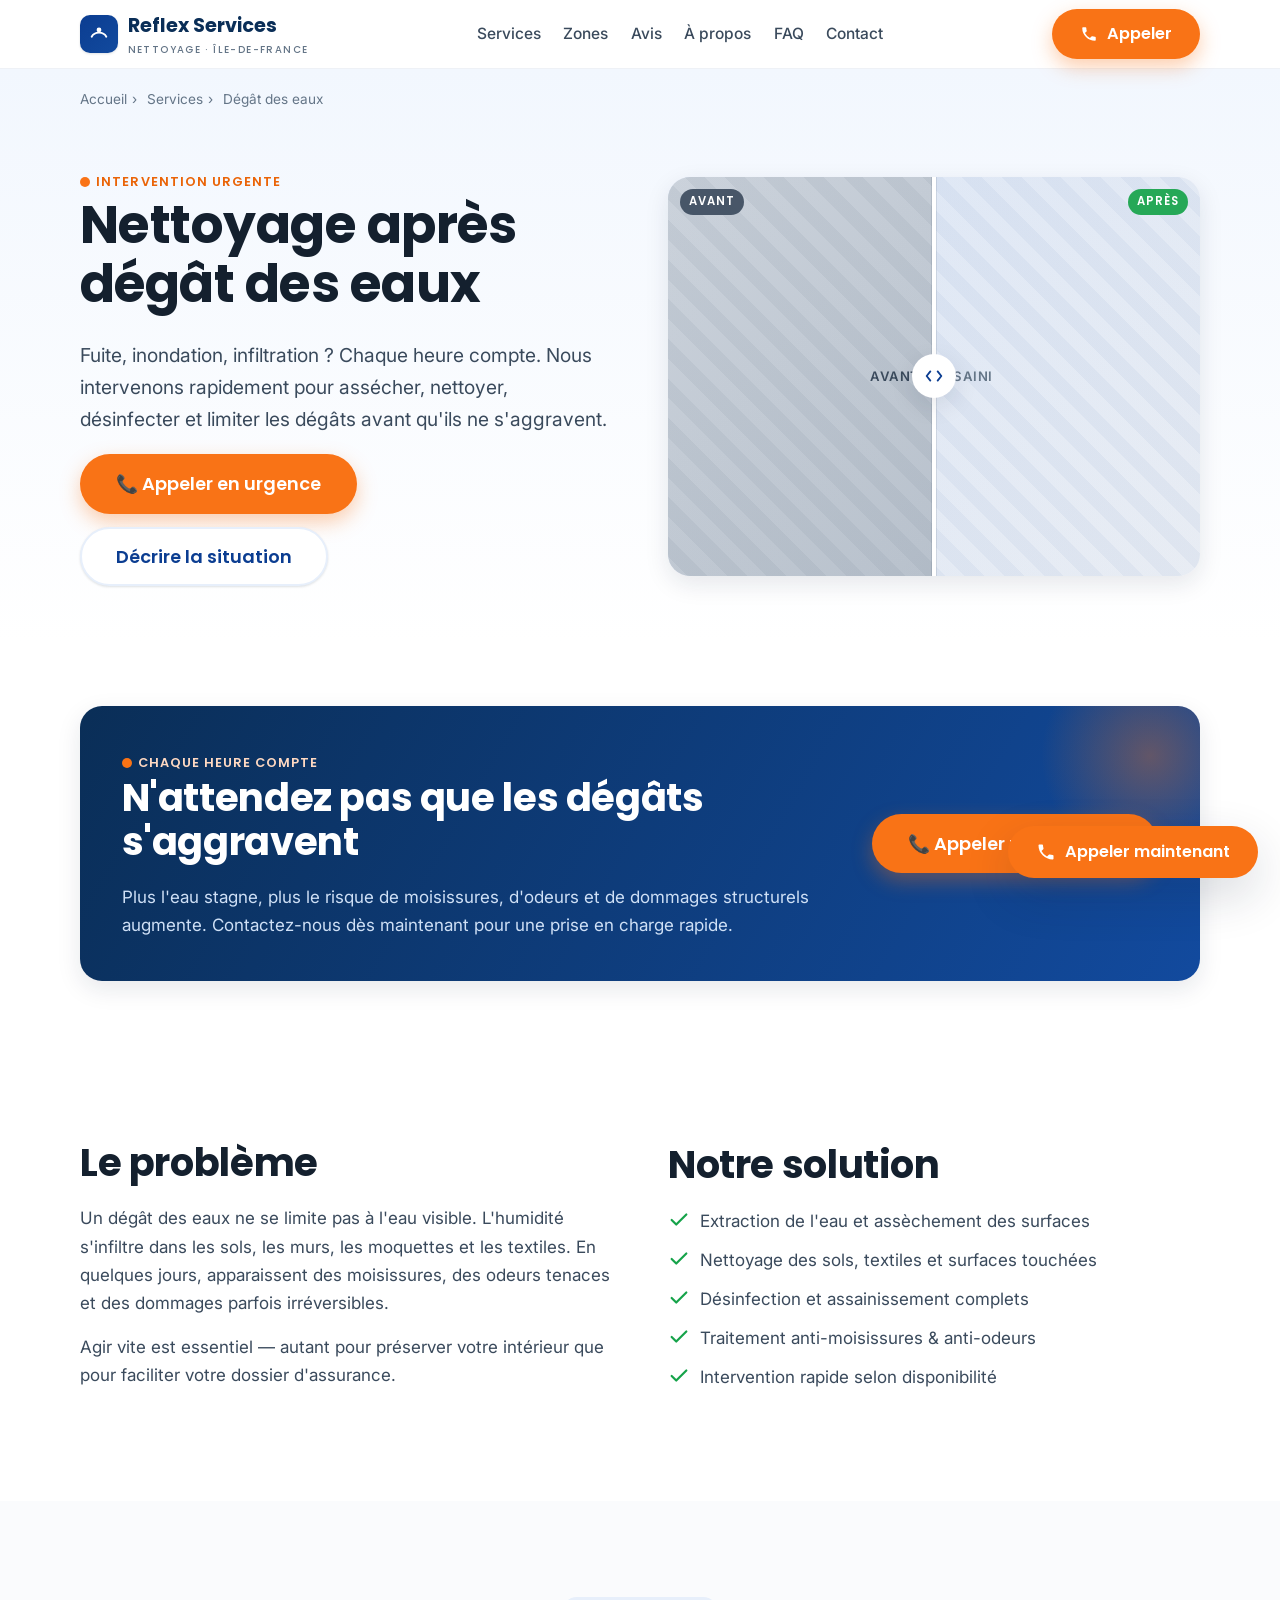
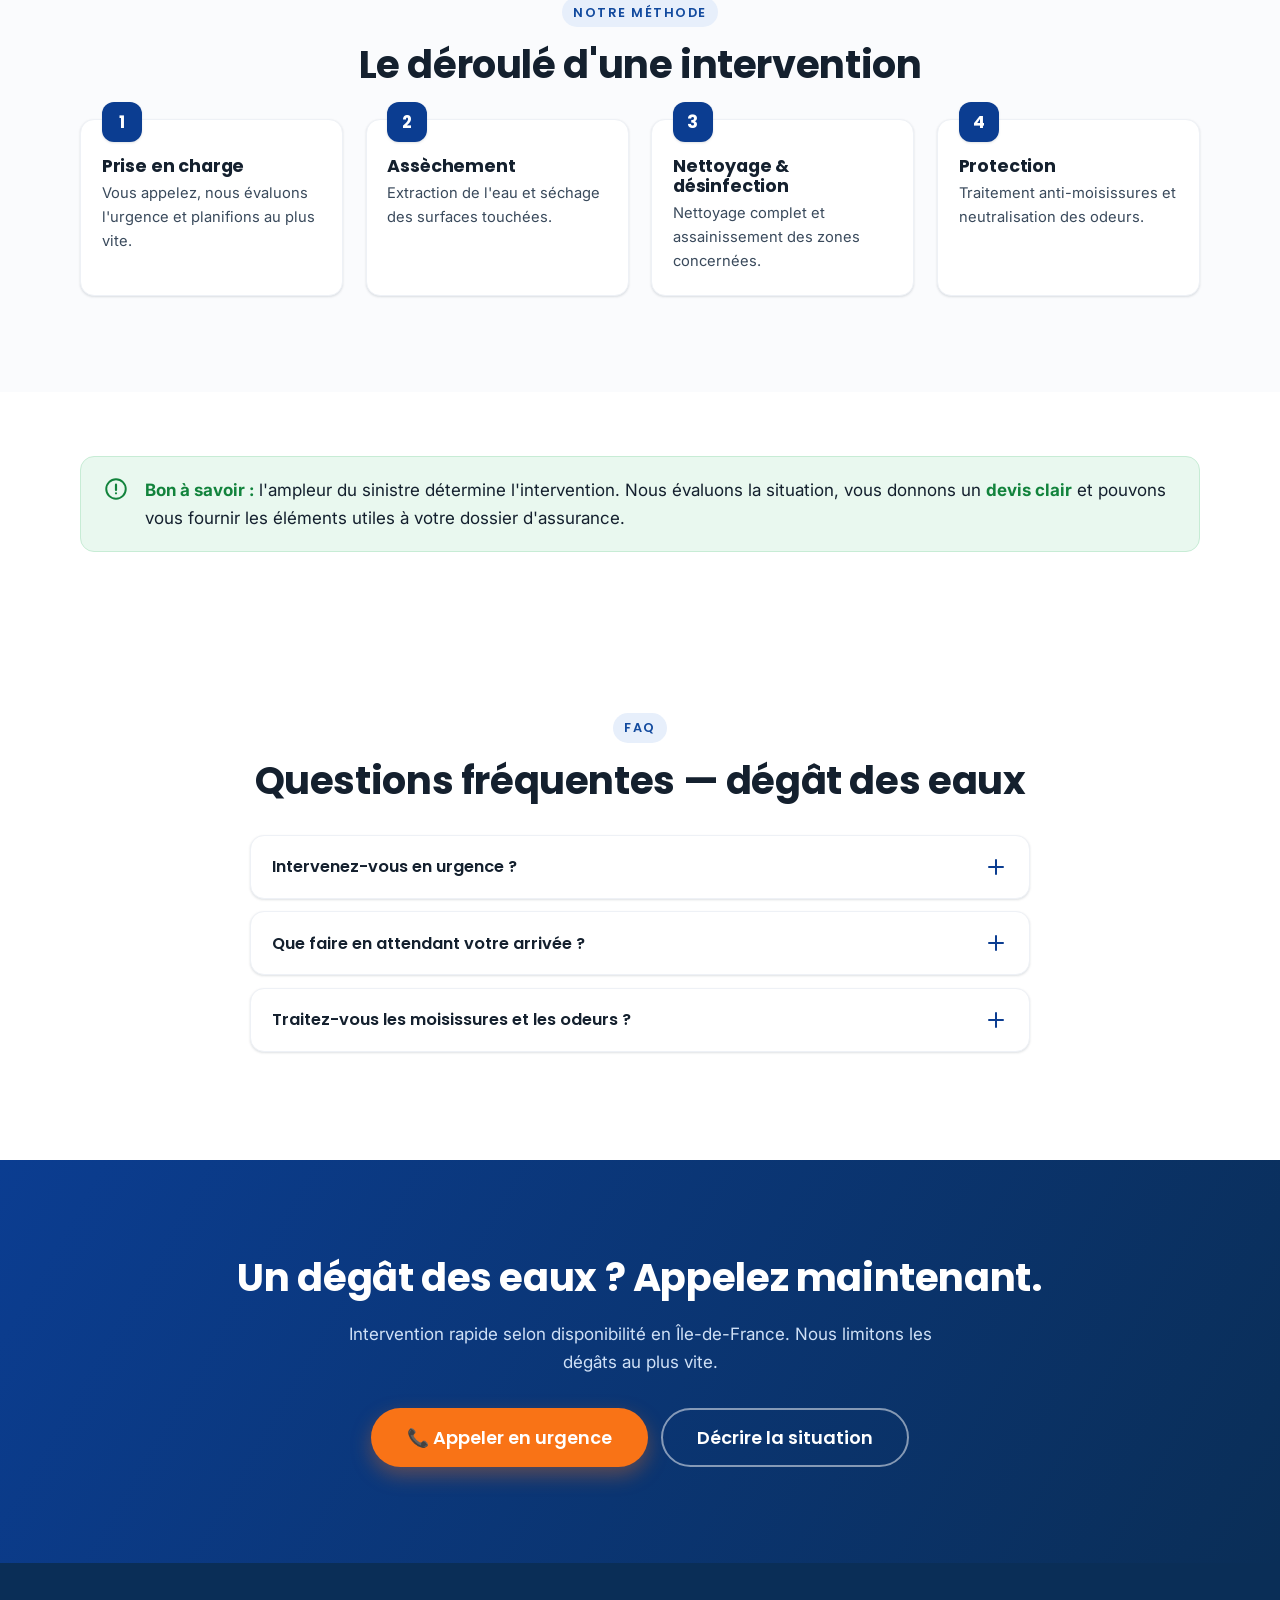
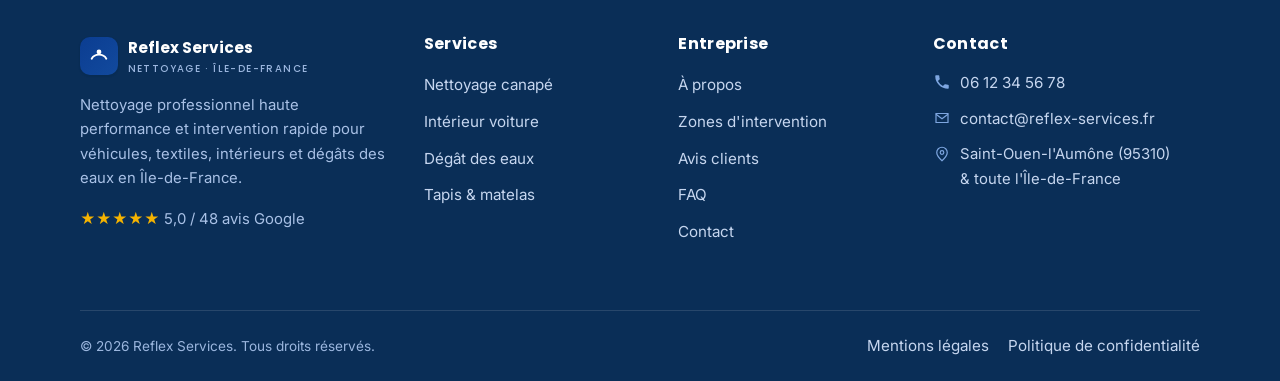
<file: services/degat-des-eaux.html>
<!DOCTYPE html>
<html lang="fr">
<head>
<meta charset="UTF-8">
<meta name="viewport" content="width=device-width, initial-scale=1">
<title>Nettoyage après dégât des eaux — intervention urgente | Reflex Services Île-de-France</title>
<meta name="description" content="Dégât des eaux ? Reflex Services intervient rapidement en Île-de-France : assèchement, nettoyage, désinfection et traitement anti-moisissures. Intervention urgente selon disponibilité. Appelez-nous.">
<link rel="canonical" href="https://www.reflex-services.fr/services/degat-des-eaux.html">
<meta name="theme-color" content="#0a2e57">
<link rel="preconnect" href="https://fonts.googleapis.com">
<link rel="preconnect" href="https://fonts.gstatic.com" crossorigin>
<link href="https://fonts.googleapis.com/css2?family=Inter:wght@400;500;600&family=Poppins:wght@600;700&display=swap" rel="stylesheet">
<link rel="stylesheet" href="../assets/css/style.css">
<link rel="icon" href="data:image/svg+xml,%3Csvg xmlns='http://www.w3.org/2000/svg' viewBox='0 0 32 32'%3E%3Crect width='32' height='32' rx='8' fill='%230b3d91'/%3E%3Cpath d='M9 20c2-6 12-6 14 0' stroke='white' stroke-width='2.4' fill='none' stroke-linecap='round'/%3E%3Ccircle cx='16' cy='11' r='3' fill='white'/%3E%3C/svg%3E">
<script type="application/ld+json">
{"@context":"https://schema.org","@type":"Service","serviceType":"Nettoyage après dégât des eaux","provider":{"@type":"CleaningService","name":"Reflex Services","telephone":"+33612345678","areaServed":"Île-de-France"},"areaServed":"Île-de-France","description":"Intervention d'urgence après dégât des eaux : assèchement, nettoyage, désinfection et traitement anti-moisissures en Île-de-France."}
</script>
<script type="application/ld+json">
{"@context":"https://schema.org","@type":"FAQPage","mainEntity":[{"@type":"Question","name":"Intervenez-vous en urgence pour un dégât des eaux ?","acceptedAnswer":{"@type":"Answer","text":"Oui. Nous proposons une intervention rapide selon disponibilité, avec des créneaux le jour même ou dans la semaine, pour limiter les dégâts au plus vite."}},{"@type":"Question","name":"Que faire en attendant votre arrivée ?","acceptedAnswer":{"@type":"Answer","text":"Coupez l'arrivée d'eau si possible, coupez l'électricité dans la zone concernée, épongez l'eau stagnante et aérez. Évitez de manipuler des appareils électriques mouillés."}},{"@type":"Question","name":"Traitez-vous les moisissures et les odeurs ?","acceptedAnswer":{"@type":"Answer","text":"Oui. Après l'assèchement et le nettoyage, nous désinfectons et appliquons un traitement anti-moisissures pour éviter la réapparition et neutraliser les odeurs d'humidité."}}]}
</script>
</head>
<body>
<a class="skip-link" href="#main">Aller au contenu</a>
<header class="site-header">
  <div class="container nav">
    <a class="brand" href="../index.html" aria-label="Reflex Services — accueil"><span class="brand__mark" aria-hidden="true"><svg viewBox="0 0 24 24" fill="none"><path d="M4 15c3-6 13-6 16 0" stroke="currentColor" stroke-width="2" stroke-linecap="round"/><circle cx="12" cy="7.5" r="2.6" fill="currentColor"/></svg></span><span>Reflex Services<small>Nettoyage · Île-de-France</small></span></a>
    <nav class="nav__links" aria-label="Navigation principale"><a href="../services.html" data-nav="services.html">Services</a><a href="../zones-intervention.html">Zones</a><a href="../avis.html">Avis</a><a href="../about.html">À propos</a><a href="../faq.html">FAQ</a><a href="../contact.html">Contact</a></nav>
    <div class="nav__cta"><a class="btn btn--primary" href="tel:+33612345678"><svg viewBox="0 0 24 24" width="18" height="18" fill="none" aria-hidden="true"><path d="M6.6 10.8a15 15 0 0 0 6.6 6.6l2.2-2.2c.3-.3.7-.4 1-.2 1.2.4 2.4.6 3.6.6.6 0 1 .4 1 1V20c0 .6-.4 1-1 1A17 17 0 0 1 3 4c0-.6.4-1 1-1h3.4c.6 0 1 .4 1 1 0 1.3.2 2.5.6 3.6.1.4 0 .8-.3 1z" fill="currentColor"/></svg>Appeler</a></div>
    <button class="nav__toggle" aria-label="Ouvrir le menu" aria-expanded="false" aria-controls="mobile-menu"><span></span><span></span><span></span></button>
  </div>
  <div class="mobile-menu" id="mobile-menu"><a href="../services.html">Services</a><a href="../zones-intervention.html">Zones d'intervention</a><a href="../avis.html">Avis clients</a><a href="../about.html">À propos</a><a href="../faq.html">FAQ</a><a href="../contact.html">Contact</a><a class="btn btn--primary btn--block" href="tel:+33612345678">📞 Appeler maintenant</a><a class="btn btn--secondary btn--block" href="../contact.html" style="margin-top:.6rem">Demander un devis gratuit</a></div>
</header>

<main id="main">
<section class="page-hero">
  <div class="container">
    <nav class="breadcrumb" aria-label="Fil d'Ariane"><a href="../index.html">Accueil</a><span>›</span> <a href="../services.html">Services</a><span>›</span> Dégât des eaux</nav>
    <div class="page-hero__inner split">
      <div class="prose">
        <span class="pulse" style="color:var(--orange-600);font-weight:600;font-family:var(--font-head);text-transform:uppercase;letter-spacing:.08em;font-size:.8rem;display:inline-flex;align-items:center;gap:.5em"><span class="dot" style="width:10px;height:10px;border-radius:50%;background:var(--orange-500);display:inline-block"></span> Intervention urgente</span>
        <h1>Nettoyage après dégât des eaux</h1>
        <p class="lead">Fuite, inondation, infiltration ? Chaque heure compte. Nous intervenons rapidement pour assécher, nettoyer, désinfecter et limiter les dégâts avant qu'ils ne s'aggravent.</p>
        <div class="btn-row"><a class="btn btn--primary btn--lg" href="tel:+33612345678">📞 Appeler en urgence</a><a class="btn btn--secondary btn--lg" href="../contact.html">Décrire la situation</a></div>
      </div>
      <div class="split__media reveal">
        <div class="ba" role="group" aria-label="Avant / après dégât des eaux">
          <div class="ba__img ba__after"><div class="placeholder"><span class="placeholder__label">Après · Assaini</span></div></div>
          <div class="ba__img ba__before"><div class="placeholder"><span class="placeholder__label">Avant · Sinistre</span></div></div>
          <span class="ba__tag ba__tag--before">Avant</span><span class="ba__tag ba__tag--after">Après</span>
          <div class="ba__handle"></div><div class="ba__knob" aria-hidden="true"><svg viewBox="0 0 24 24" fill="none"><path d="M8 7 4 12l4 5M16 7l4 5-4 5" stroke="currentColor" stroke-width="2" stroke-linecap="round" stroke-linejoin="round"/></svg></div>
          <input class="ba__range" type="range" min="0" max="100" value="50" aria-label="Comparer avant / après">
        </div>
      </div>
    </div>
  </div>
</section>

<!-- Emergency reassurance banner -->
<section class="section--tight"><div class="container"><div class="emergency reveal"><div><span class="pulse"><span class="dot"></span> Chaque heure compte</span><h2>N'attendez pas que les dégâts s'aggravent</h2><p>Plus l'eau stagne, plus le risque de moisissures, d'odeurs et de dommages structurels augmente. Contactez-nous dès maintenant pour une prise en charge rapide.</p></div><div class="btn-row"><a class="btn btn--primary btn--lg" href="tel:+33612345678">📞 Appeler maintenant</a></div></div></div></section>

<section class="section">
  <div class="container split">
    <div class="prose reveal">
      <h2>Le problème</h2>
      <p>Un dégât des eaux ne se limite pas à l'eau visible. L'humidité s'infiltre dans les sols, les murs, les moquettes et les textiles. En quelques jours, apparaissent des moisissures, des odeurs tenaces et des dommages parfois irréversibles.</p>
      <p>Agir vite est essentiel — autant pour préserver votre intérieur que pour faciliter votre dossier d'assurance.</p>
    </div>
    <div class="prose reveal">
      <h2>Notre solution</h2>
      <ul class="checklist">
        <li><svg viewBox="0 0 24 24" fill="none"><path d="M20 6 9 17l-5-5" stroke="currentColor" stroke-width="2.4" stroke-linecap="round" stroke-linejoin="round"/></svg> Extraction de l'eau et assèchement des surfaces</li>
        <li><svg viewBox="0 0 24 24" fill="none"><path d="M20 6 9 17l-5-5" stroke="currentColor" stroke-width="2.4" stroke-linecap="round" stroke-linejoin="round"/></svg> Nettoyage des sols, textiles et surfaces touchées</li>
        <li><svg viewBox="0 0 24 24" fill="none"><path d="M20 6 9 17l-5-5" stroke="currentColor" stroke-width="2.4" stroke-linecap="round" stroke-linejoin="round"/></svg> Désinfection et assainissement complets</li>
        <li><svg viewBox="0 0 24 24" fill="none"><path d="M20 6 9 17l-5-5" stroke="currentColor" stroke-width="2.4" stroke-linecap="round" stroke-linejoin="round"/></svg> Traitement anti-moisissures &amp; anti-odeurs</li>
        <li><svg viewBox="0 0 24 24" fill="none"><path d="M20 6 9 17l-5-5" stroke="currentColor" stroke-width="2.4" stroke-linecap="round" stroke-linejoin="round"/></svg> Intervention rapide selon disponibilité</li>
      </ul>
    </div>
  </div>
</section>

<section class="section bg-gray">
  <div class="container">
    <div class="text-center reveal"><span class="eyebrow">Notre méthode</span><h2>Le déroulé d'une intervention</h2></div>
    <div class="steps mt-2">
      <div class="step reveal"><div class="step__num"></div><h3>Prise en charge</h3><p>Vous appelez, nous évaluons l'urgence et planifions au plus vite.</p></div>
      <div class="step reveal"><div class="step__num"></div><h3>Assèchement</h3><p>Extraction de l'eau et séchage des surfaces touchées.</p></div>
      <div class="step reveal"><div class="step__num"></div><h3>Nettoyage &amp; désinfection</h3><p>Nettoyage complet et assainissement des zones concernées.</p></div>
      <div class="step reveal"><div class="step__num"></div><h3>Protection</h3><p>Traitement anti-moisissures et neutralisation des odeurs.</p></div>
    </div>
  </div>
</section>

<section class="section--tight"><div class="container"><div class="price-note reveal"><svg viewBox="0 0 24 24" fill="none"><circle cx="12" cy="12" r="9" stroke="currentColor" stroke-width="1.8"/><path d="M12 8v5m0 3h.01" stroke="currentColor" stroke-width="2" stroke-linecap="round"/></svg><div><strong>Bon à savoir :</strong> l'ampleur du sinistre détermine l'intervention. Nous évaluons la situation, vous donnons un <strong>devis clair</strong> et pouvons vous fournir les éléments utiles à votre dossier d'assurance.</div></div></div></section>

<section class="section">
  <div class="container">
    <div class="text-center reveal"><span class="eyebrow">FAQ</span><h2>Questions fréquentes — dégât des eaux</h2></div>
    <div class="faq mt-2">
      <div class="faq__item reveal"><button class="faq__q" aria-expanded="false" aria-controls="d1">Intervenez-vous en urgence ?<span class="faq__icon" aria-hidden="true"></span></button><div class="faq__a" id="d1"><div class="faq__a-inner"><p>Oui. Nous proposons une intervention rapide selon disponibilité, avec des créneaux le jour même ou dans la semaine, pour limiter les dégâts au plus vite.</p></div></div></div>
      <div class="faq__item reveal"><button class="faq__q" aria-expanded="false" aria-controls="d2">Que faire en attendant votre arrivée ?<span class="faq__icon" aria-hidden="true"></span></button><div class="faq__a" id="d2"><div class="faq__a-inner"><p>Si possible, coupez l'arrivée d'eau et l'électricité dans la zone concernée, épongez l'eau stagnante et aérez. Ne manipulez pas d'appareils électriques mouillés.</p></div></div></div>
      <div class="faq__item reveal"><button class="faq__q" aria-expanded="false" aria-controls="d3">Traitez-vous les moisissures et les odeurs ?<span class="faq__icon" aria-hidden="true"></span></button><div class="faq__a" id="d3"><div class="faq__a-inner"><p>Oui. Après l'assèchement et le nettoyage, nous désinfectons et appliquons un traitement anti-moisissures pour éviter la réapparition et neutraliser les odeurs d'humidité.</p></div></div></div>
    </div>
  </div>
</section>

<section class="section cta-band"><div class="container reveal"><h2>Un dégât des eaux ? Appelez maintenant.</h2><p class="mt-1">Intervention rapide selon disponibilité en Île-de-France. Nous limitons les dégâts au plus vite.</p><div class="btn-row btn-row--center mt-2"><a class="btn btn--primary btn--lg" href="tel:+33612345678">📞 Appeler en urgence</a><a class="btn btn--ghost btn--lg" href="../contact.html">Décrire la situation</a></div></div></section>
</main>

<footer class="site-footer"><div class="container"><div class="footer-grid"><div class="footer-brand"><a class="brand" href="../index.html"><span class="brand__mark" aria-hidden="true"><svg viewBox="0 0 24 24" fill="none"><path d="M4 15c3-6 13-6 16 0" stroke="currentColor" stroke-width="2" stroke-linecap="round"/><circle cx="12" cy="7.5" r="2.6" fill="currentColor"/></svg></span><span>Reflex Services<small>Nettoyage · Île-de-France</small></span></a><p>Nettoyage professionnel haute performance et intervention rapide pour véhicules, textiles, intérieurs et dégâts des eaux en Île-de-France.</p><p><span class="stars" style="color:var(--star)" aria-hidden="true">★★★★★</span> 5,0 / 48 avis Google</p></div><div><h4>Services</h4><ul class="footer-links"><li><a href="nettoyage-canape.html">Nettoyage canapé</a></li><li><a href="nettoyage-voiture-interieur.html">Intérieur voiture</a></li><li><a href="degat-des-eaux.html">Dégât des eaux</a></li><li><a href="nettoyage-tapis-matelas.html">Tapis &amp; matelas</a></li></ul></div><div><h4>Entreprise</h4><ul class="footer-links"><li><a href="../about.html">À propos</a></li><li><a href="../zones-intervention.html">Zones d'intervention</a></li><li><a href="../avis.html">Avis clients</a></li><li><a href="../faq.html">FAQ</a></li><li><a href="../contact.html">Contact</a></li></ul></div><div><h4>Contact</h4><ul class="footer-contact"><li><svg viewBox="0 0 24 24" fill="none"><path d="M6.6 10.8a15 15 0 0 0 6.6 6.6l2.2-2.2c.3-.3.7-.4 1-.2 1.2.4 2.4.6 3.6.6.6 0 1 .4 1 1V20c0 .6-.4 1-1 1A17 17 0 0 1 3 4c0-.6.4-1 1-1h3.4c.6 0 1 .4 1 1 0 1.3.2 2.5.6 3.6.1.4 0 .8-.3 1z" fill="currentColor"/></svg> <a href="tel:+33612345678">06 12 34 56 78</a></li><li><svg viewBox="0 0 24 24" fill="none"><path d="M4 6h16v12H4z" stroke="currentColor" stroke-width="1.6"/><path d="m4 7 8 6 8-6" stroke="currentColor" stroke-width="1.6"/></svg> <a href="mailto:contact@reflex-services.fr">contact@reflex-services.fr</a></li><li><svg viewBox="0 0 24 24" fill="none"><path d="M12 21s7-6.3 7-11a7 7 0 1 0-14 0c0 4.7 7 11 7 11z" stroke="currentColor" stroke-width="1.6"/><circle cx="12" cy="10" r="2.4" stroke="currentColor" stroke-width="1.6"/></svg> Saint-Ouen-l'Aumône (95310)<br>&amp; toute l'Île-de-France</li></ul></div></div><div class="footer-bottom"><span>© <span id="year">2026</span> Reflex Services. Tous droits réservés.</span><nav aria-label="Liens légaux"><a href="../mentions-legales.html">Mentions légales</a><a href="../politique-confidentialite.html">Politique de confidentialité</a></nav></div></div></footer>

<div class="sticky-cta"><a class="btn btn--primary" href="tel:+33612345678">📞 Appeler</a><a class="btn btn--green" href="../contact.html">Devis gratuit</a></div>
<a class="btn btn--primary float-call" href="tel:+33612345678" aria-label="Appeler Reflex Services"><svg viewBox="0 0 24 24" width="20" height="20" fill="none" aria-hidden="true"><path d="M6.6 10.8a15 15 0 0 0 6.6 6.6l2.2-2.2c.3-.3.7-.4 1-.2 1.2.4 2.4.6 3.6.6.6 0 1 .4 1 1V20c0 .6-.4 1-1 1A17 17 0 0 1 3 4c0-.6.4-1 1-1h3.4c.6 0 1 .4 1 1 0 1.3.2 2.5.6 3.6.1.4 0 .8-.3 1z" fill="currentColor"/></svg>Appeler maintenant</a>
<script src="../assets/js/main.js"></script>
</body>
</html>
</file>
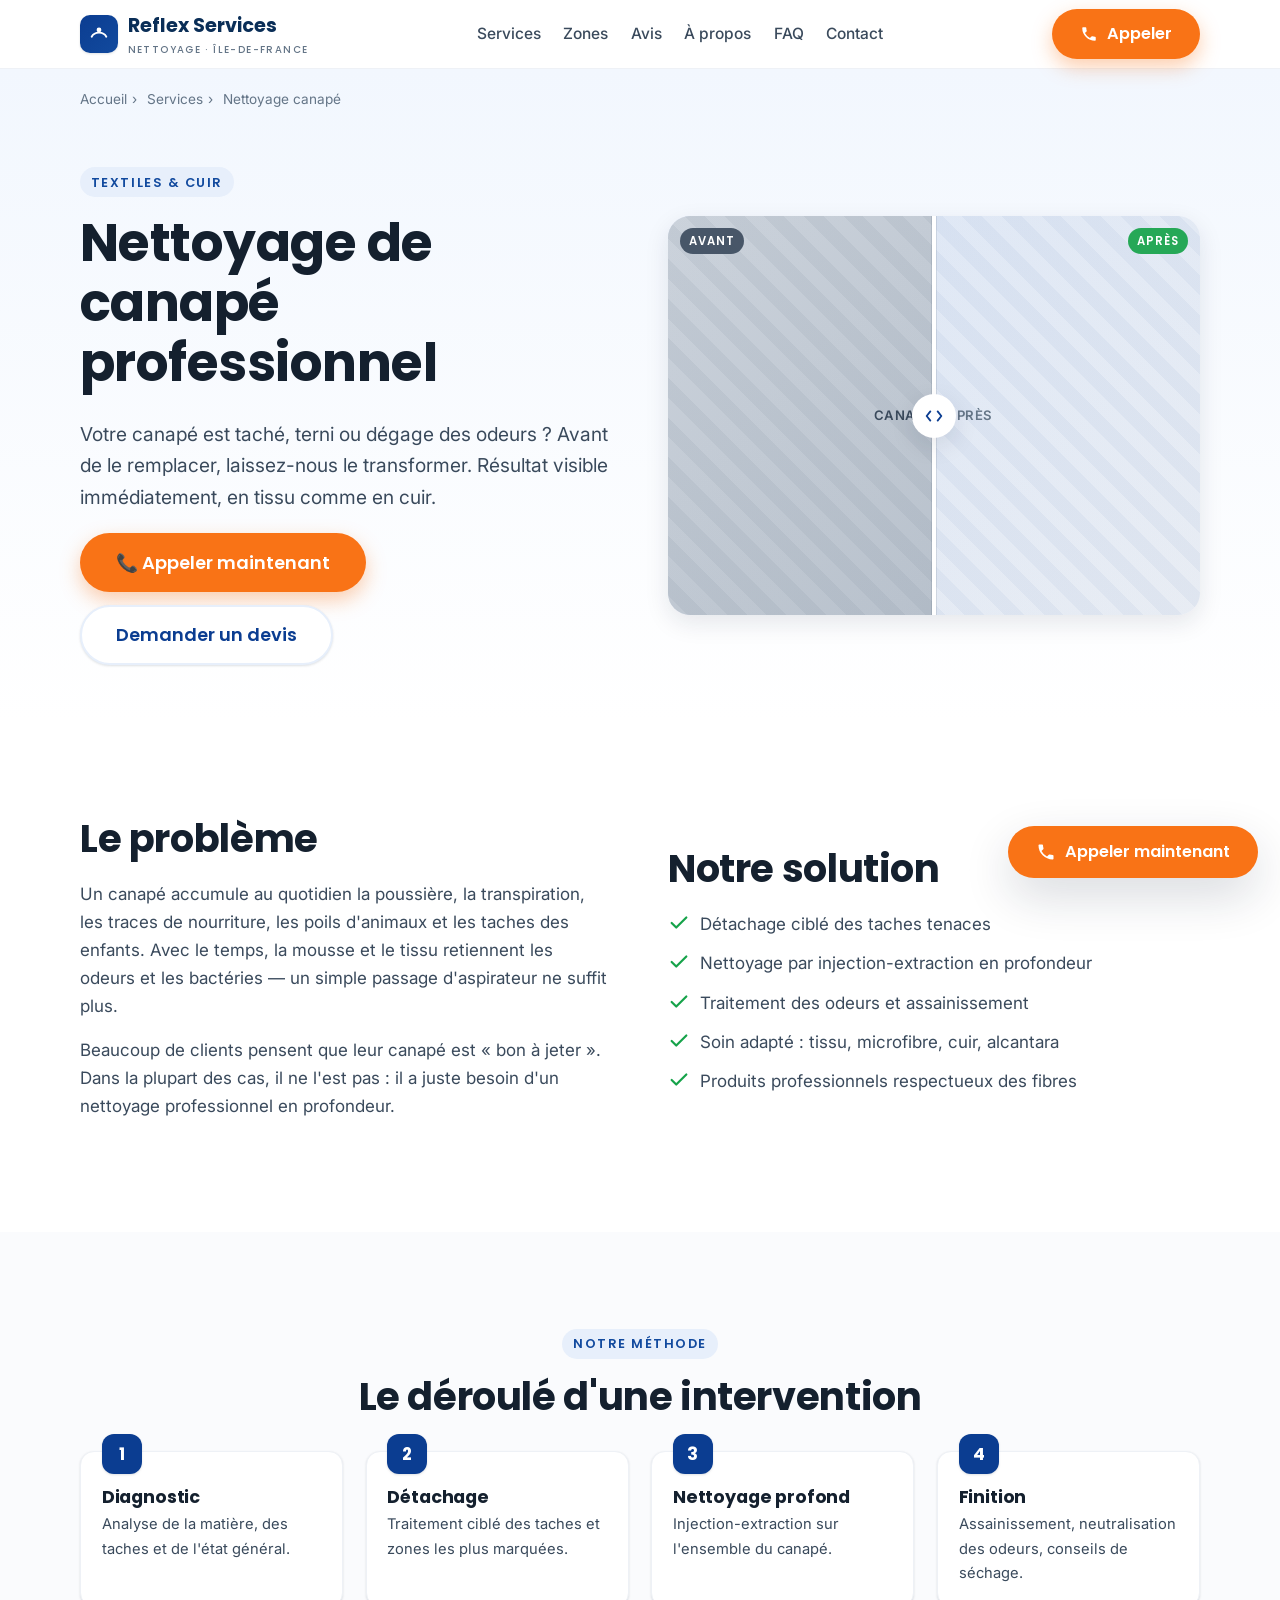
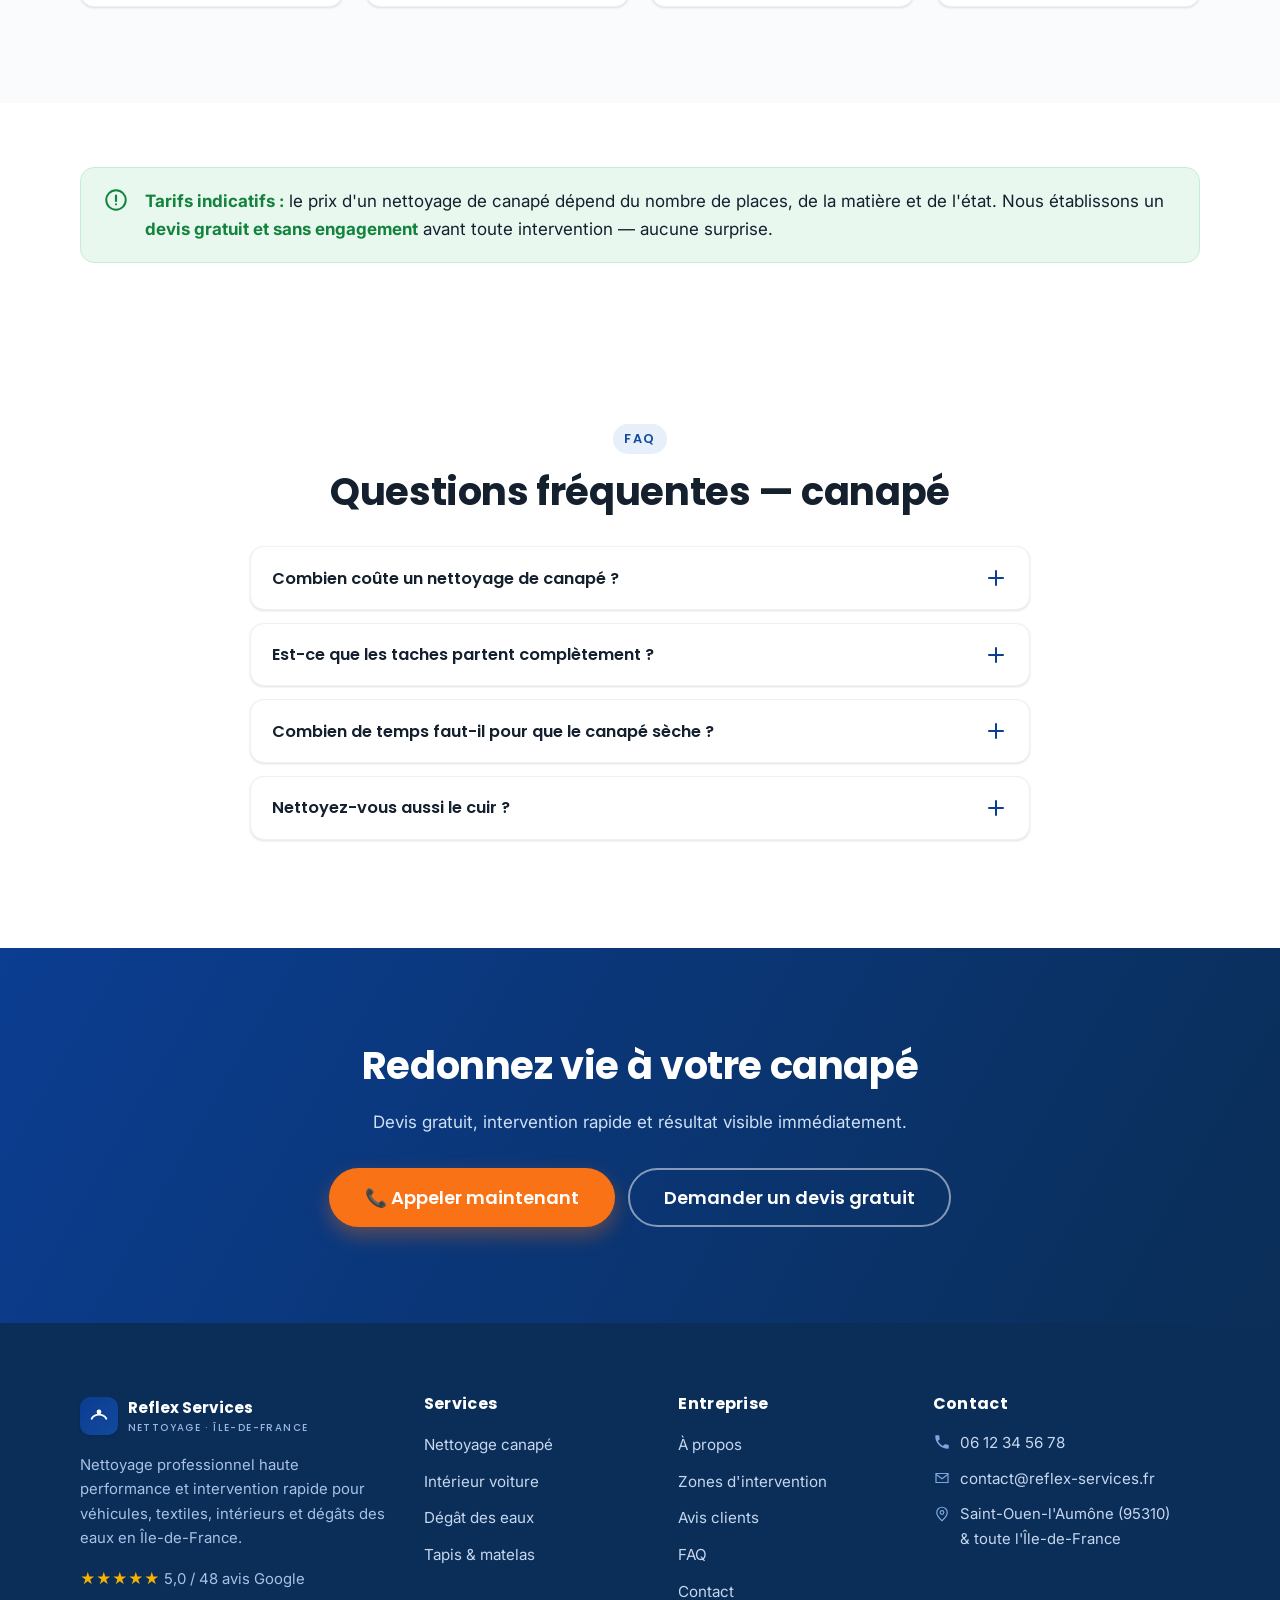
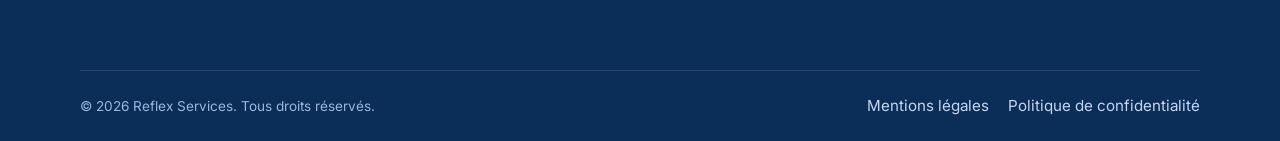
<file: services/nettoyage-canape.html>
<!DOCTYPE html>
<html lang="fr">
<head>
<meta charset="UTF-8">
<meta name="viewport" content="width=device-width, initial-scale=1">
<title>Nettoyage de canapé professionnel en Île-de-France | Reflex Services</title>
<meta name="description" content="Nettoyage professionnel de canapé (tissu, cuir, microfibre) en Île-de-France. Taches, auréoles et odeurs éliminées en profondeur. Résultat visible immédiatement. Devis gratuit, 5★.">
<link rel="canonical" href="https://www.reflex-services.fr/services/nettoyage-canape.html">
<meta name="theme-color" content="#0a2e57">
<link rel="preconnect" href="https://fonts.googleapis.com">
<link rel="preconnect" href="https://fonts.gstatic.com" crossorigin>
<link href="https://fonts.googleapis.com/css2?family=Inter:wght@400;500;600&family=Poppins:wght@600;700&display=swap" rel="stylesheet">
<link rel="stylesheet" href="../assets/css/style.css">
<link rel="icon" href="data:image/svg+xml,%3Csvg xmlns='http://www.w3.org/2000/svg' viewBox='0 0 32 32'%3E%3Crect width='32' height='32' rx='8' fill='%230b3d91'/%3E%3Cpath d='M9 20c2-6 12-6 14 0' stroke='white' stroke-width='2.4' fill='none' stroke-linecap='round'/%3E%3Ccircle cx='16' cy='11' r='3' fill='white'/%3E%3C/svg%3E">
<script type="application/ld+json">
{"@context":"https://schema.org","@type":"Service","serviceType":"Nettoyage de canapé","provider":{"@type":"CleaningService","name":"Reflex Services","telephone":"+33612345678","areaServed":"Île-de-France"},"areaServed":"Île-de-France","description":"Nettoyage professionnel de canapés en tissu, cuir et microfibre en Île-de-France."}
</script>
<script type="application/ld+json">
{"@context":"https://schema.org","@type":"FAQPage","mainEntity":[{"@type":"Question","name":"Combien coûte un nettoyage de canapé ?","acceptedAnswer":{"@type":"Answer","text":"Le tarif dépend de la taille du canapé (nombre de places), de la matière et de l'état. Nous vous fournissons un devis gratuit et clair avant toute intervention."}},{"@type":"Question","name":"Est-ce que les taches partent complètement ?","acceptedAnswer":{"@type":"Answer","text":"Dans la grande majorité des cas, oui. Notre matériel professionnel d'injection-extraction traite les taches en profondeur. Nous restons transparents sur le résultat attendu dès le devis."}},{"@type":"Question","name":"Combien de temps faut-il pour que le canapé sèche ?","acceptedAnswer":{"@type":"Answer","text":"Comptez généralement entre 4 et 8 heures selon la matière et l'aération de la pièce. Nous vous conseillons sur le séchage à la fin de l'intervention."}}]}
</script>
</head>
<body>
<a class="skip-link" href="#main">Aller au contenu</a>
<header class="site-header">
  <div class="container nav">
    <a class="brand" href="../index.html" aria-label="Reflex Services — accueil"><span class="brand__mark" aria-hidden="true"><svg viewBox="0 0 24 24" fill="none"><path d="M4 15c3-6 13-6 16 0" stroke="currentColor" stroke-width="2" stroke-linecap="round"/><circle cx="12" cy="7.5" r="2.6" fill="currentColor"/></svg></span><span>Reflex Services<small>Nettoyage · Île-de-France</small></span></a>
    <nav class="nav__links" aria-label="Navigation principale"><a href="../services.html" data-nav="services.html">Services</a><a href="../zones-intervention.html">Zones</a><a href="../avis.html">Avis</a><a href="../about.html">À propos</a><a href="../faq.html">FAQ</a><a href="../contact.html">Contact</a></nav>
    <div class="nav__cta"><a class="btn btn--primary" href="tel:+33612345678"><svg viewBox="0 0 24 24" width="18" height="18" fill="none" aria-hidden="true"><path d="M6.6 10.8a15 15 0 0 0 6.6 6.6l2.2-2.2c.3-.3.7-.4 1-.2 1.2.4 2.4.6 3.6.6.6 0 1 .4 1 1V20c0 .6-.4 1-1 1A17 17 0 0 1 3 4c0-.6.4-1 1-1h3.4c.6 0 1 .4 1 1 0 1.3.2 2.5.6 3.6.1.4 0 .8-.3 1z" fill="currentColor"/></svg>Appeler</a></div>
    <button class="nav__toggle" aria-label="Ouvrir le menu" aria-expanded="false" aria-controls="mobile-menu"><span></span><span></span><span></span></button>
  </div>
  <div class="mobile-menu" id="mobile-menu"><a href="../services.html">Services</a><a href="../zones-intervention.html">Zones d'intervention</a><a href="../avis.html">Avis clients</a><a href="../about.html">À propos</a><a href="../faq.html">FAQ</a><a href="../contact.html">Contact</a><a class="btn btn--primary btn--block" href="tel:+33612345678">📞 Appeler maintenant</a><a class="btn btn--secondary btn--block" href="../contact.html" style="margin-top:.6rem">Demander un devis gratuit</a></div>
</header>

<main id="main">
<section class="page-hero">
  <div class="container">
    <nav class="breadcrumb" aria-label="Fil d'Ariane"><a href="../index.html">Accueil</a><span>›</span> <a href="../services.html">Services</a><span>›</span> Nettoyage canapé</nav>
    <div class="page-hero__inner split">
      <div class="prose">
        <span class="eyebrow">Textiles &amp; cuir</span>
        <h1>Nettoyage de canapé professionnel</h1>
        <p class="lead">Votre canapé est taché, terni ou dégage des odeurs ? Avant de le remplacer, laissez-nous le transformer. Résultat visible immédiatement, en tissu comme en cuir.</p>
        <div class="btn-row"><a class="btn btn--primary btn--lg" href="tel:+33612345678">📞 Appeler maintenant</a><a class="btn btn--secondary btn--lg" href="../contact.html">Demander un devis</a></div>
      </div>
      <div class="split__media reveal">
        <div class="ba" role="group" aria-label="Avant / après canapé">
          <div class="ba__img ba__after"><div class="placeholder"><span class="placeholder__label">Canapé · Après</span></div></div>
          <div class="ba__img ba__before"><div class="placeholder"><span class="placeholder__label">Canapé · Avant</span></div></div>
          <span class="ba__tag ba__tag--before">Avant</span><span class="ba__tag ba__tag--after">Après</span>
          <div class="ba__handle"></div><div class="ba__knob" aria-hidden="true"><svg viewBox="0 0 24 24" fill="none"><path d="M8 7 4 12l4 5M16 7l4 5-4 5" stroke="currentColor" stroke-width="2" stroke-linecap="round" stroke-linejoin="round"/></svg></div>
          <input class="ba__range" type="range" min="0" max="100" value="50" aria-label="Comparer avant / après">
        </div>
      </div>
    </div>
  </div>
</section>

<!-- Problem -->
<section class="section">
  <div class="container split">
    <div class="prose reveal">
      <h2>Le problème</h2>
      <p>Un canapé accumule au quotidien la poussière, la transpiration, les traces de nourriture, les poils d'animaux et les taches des enfants. Avec le temps, la mousse et le tissu retiennent les odeurs et les bactéries — un simple passage d'aspirateur ne suffit plus.</p>
      <p>Beaucoup de clients pensent que leur canapé est « bon à jeter ». Dans la plupart des cas, il ne l'est pas : il a juste besoin d'un nettoyage professionnel en profondeur.</p>
    </div>
    <div class="prose reveal">
      <h2>Notre solution</h2>
      <ul class="checklist">
        <li><svg viewBox="0 0 24 24" fill="none"><path d="M20 6 9 17l-5-5" stroke="currentColor" stroke-width="2.4" stroke-linecap="round" stroke-linejoin="round"/></svg> Détachage ciblé des taches tenaces</li>
        <li><svg viewBox="0 0 24 24" fill="none"><path d="M20 6 9 17l-5-5" stroke="currentColor" stroke-width="2.4" stroke-linecap="round" stroke-linejoin="round"/></svg> Nettoyage par injection-extraction en profondeur</li>
        <li><svg viewBox="0 0 24 24" fill="none"><path d="M20 6 9 17l-5-5" stroke="currentColor" stroke-width="2.4" stroke-linecap="round" stroke-linejoin="round"/></svg> Traitement des odeurs et assainissement</li>
        <li><svg viewBox="0 0 24 24" fill="none"><path d="M20 6 9 17l-5-5" stroke="currentColor" stroke-width="2.4" stroke-linecap="round" stroke-linejoin="round"/></svg> Soin adapté : tissu, microfibre, cuir, alcantara</li>
        <li><svg viewBox="0 0 24 24" fill="none"><path d="M20 6 9 17l-5-5" stroke="currentColor" stroke-width="2.4" stroke-linecap="round" stroke-linejoin="round"/></svg> Produits professionnels respectueux des fibres</li>
      </ul>
    </div>
  </div>
</section>

<!-- Process -->
<section class="section bg-gray">
  <div class="container">
    <div class="text-center reveal"><span class="eyebrow">Notre méthode</span><h2>Le déroulé d'une intervention</h2></div>
    <div class="steps mt-2">
      <div class="step reveal"><div class="step__num"></div><h3>Diagnostic</h3><p>Analyse de la matière, des taches et de l'état général.</p></div>
      <div class="step reveal"><div class="step__num"></div><h3>Détachage</h3><p>Traitement ciblé des taches et zones les plus marquées.</p></div>
      <div class="step reveal"><div class="step__num"></div><h3>Nettoyage profond</h3><p>Injection-extraction sur l'ensemble du canapé.</p></div>
      <div class="step reveal"><div class="step__num"></div><h3>Finition</h3><p>Assainissement, neutralisation des odeurs, conseils de séchage.</p></div>
    </div>
  </div>
</section>

<!-- Pricing indicator -->
<section class="section--tight"><div class="container"><div class="price-note reveal"><svg viewBox="0 0 24 24" fill="none"><circle cx="12" cy="12" r="9" stroke="currentColor" stroke-width="1.8"/><path d="M12 8v5m0 3h.01" stroke="currentColor" stroke-width="2" stroke-linecap="round"/></svg><div><strong>Tarifs indicatifs :</strong> le prix d'un nettoyage de canapé dépend du nombre de places, de la matière et de l'état. Nous établissons un <strong>devis gratuit et sans engagement</strong> avant toute intervention — aucune surprise.</div></div></div></section>

<!-- FAQ -->
<section class="section">
  <div class="container">
    <div class="text-center reveal"><span class="eyebrow">FAQ</span><h2>Questions fréquentes — canapé</h2></div>
    <div class="faq mt-2">
      <div class="faq__item reveal"><button class="faq__q" aria-expanded="false" aria-controls="c1">Combien coûte un nettoyage de canapé ?<span class="faq__icon" aria-hidden="true"></span></button><div class="faq__a" id="c1"><div class="faq__a-inner"><p>Le tarif dépend de la taille (nombre de places), de la matière et de l'état du canapé. Nous vous fournissons un devis gratuit et clair avant toute intervention.</p></div></div></div>
      <div class="faq__item reveal"><button class="faq__q" aria-expanded="false" aria-controls="c2">Est-ce que les taches partent complètement ?<span class="faq__icon" aria-hidden="true"></span></button><div class="faq__a" id="c2"><div class="faq__a-inner"><p>Dans la grande majorité des cas, oui. Notre matériel professionnel traite les taches en profondeur. Certaines taches très anciennes peuvent laisser une trace résiduelle : nous sommes transparents sur le résultat attendu dès le devis.</p></div></div></div>
      <div class="faq__item reveal"><button class="faq__q" aria-expanded="false" aria-controls="c3">Combien de temps faut-il pour que le canapé sèche ?<span class="faq__icon" aria-hidden="true"></span></button><div class="faq__a" id="c3"><div class="faq__a-inner"><p>Comptez généralement entre 4 et 8 heures selon la matière et l'aération de la pièce. Nous vous donnons nos conseils de séchage en fin d'intervention.</p></div></div></div>
      <div class="faq__item reveal"><button class="faq__q" aria-expanded="false" aria-controls="c4">Nettoyez-vous aussi le cuir ?<span class="faq__icon" aria-hidden="true"></span></button><div class="faq__a" id="c4"><div class="faq__a-inner"><p>Oui, nous adaptons produits et méthode à chaque matière, y compris le cuir et l'alcantara, avec des soins nourrissants adaptés.</p></div></div></div>
    </div>
  </div>
</section>

<section class="section cta-band"><div class="container reveal"><h2>Redonnez vie à votre canapé</h2><p class="mt-1">Devis gratuit, intervention rapide et résultat visible immédiatement.</p><div class="btn-row btn-row--center mt-2"><a class="btn btn--primary btn--lg" href="tel:+33612345678">📞 Appeler maintenant</a><a class="btn btn--ghost btn--lg" href="../contact.html">Demander un devis gratuit</a></div></div></section>
</main>

<footer class="site-footer"><div class="container"><div class="footer-grid"><div class="footer-brand"><a class="brand" href="../index.html"><span class="brand__mark" aria-hidden="true"><svg viewBox="0 0 24 24" fill="none"><path d="M4 15c3-6 13-6 16 0" stroke="currentColor" stroke-width="2" stroke-linecap="round"/><circle cx="12" cy="7.5" r="2.6" fill="currentColor"/></svg></span><span>Reflex Services<small>Nettoyage · Île-de-France</small></span></a><p>Nettoyage professionnel haute performance et intervention rapide pour véhicules, textiles, intérieurs et dégâts des eaux en Île-de-France.</p><p><span class="stars" style="color:var(--star)" aria-hidden="true">★★★★★</span> 5,0 / 48 avis Google</p></div><div><h4>Services</h4><ul class="footer-links"><li><a href="nettoyage-canape.html">Nettoyage canapé</a></li><li><a href="nettoyage-voiture-interieur.html">Intérieur voiture</a></li><li><a href="degat-des-eaux.html">Dégât des eaux</a></li><li><a href="nettoyage-tapis-matelas.html">Tapis &amp; matelas</a></li></ul></div><div><h4>Entreprise</h4><ul class="footer-links"><li><a href="../about.html">À propos</a></li><li><a href="../zones-intervention.html">Zones d'intervention</a></li><li><a href="../avis.html">Avis clients</a></li><li><a href="../faq.html">FAQ</a></li><li><a href="../contact.html">Contact</a></li></ul></div><div><h4>Contact</h4><ul class="footer-contact"><li><svg viewBox="0 0 24 24" fill="none"><path d="M6.6 10.8a15 15 0 0 0 6.6 6.6l2.2-2.2c.3-.3.7-.4 1-.2 1.2.4 2.4.6 3.6.6.6 0 1 .4 1 1V20c0 .6-.4 1-1 1A17 17 0 0 1 3 4c0-.6.4-1 1-1h3.4c.6 0 1 .4 1 1 0 1.3.2 2.5.6 3.6.1.4 0 .8-.3 1z" fill="currentColor"/></svg> <a href="tel:+33612345678">06 12 34 56 78</a></li><li><svg viewBox="0 0 24 24" fill="none"><path d="M4 6h16v12H4z" stroke="currentColor" stroke-width="1.6"/><path d="m4 7 8 6 8-6" stroke="currentColor" stroke-width="1.6"/></svg> <a href="mailto:contact@reflex-services.fr">contact@reflex-services.fr</a></li><li><svg viewBox="0 0 24 24" fill="none"><path d="M12 21s7-6.3 7-11a7 7 0 1 0-14 0c0 4.7 7 11 7 11z" stroke="currentColor" stroke-width="1.6"/><circle cx="12" cy="10" r="2.4" stroke="currentColor" stroke-width="1.6"/></svg> Saint-Ouen-l'Aumône (95310)<br>&amp; toute l'Île-de-France</li></ul></div></div><div class="footer-bottom"><span>© <span id="year">2026</span> Reflex Services. Tous droits réservés.</span><nav aria-label="Liens légaux"><a href="../mentions-legales.html">Mentions légales</a><a href="../politique-confidentialite.html">Politique de confidentialité</a></nav></div></div></footer>

<div class="sticky-cta"><a class="btn btn--primary" href="tel:+33612345678">📞 Appeler</a><a class="btn btn--green" href="../contact.html">Devis gratuit</a></div>
<a class="btn btn--primary float-call" href="tel:+33612345678" aria-label="Appeler Reflex Services"><svg viewBox="0 0 24 24" width="20" height="20" fill="none" aria-hidden="true"><path d="M6.6 10.8a15 15 0 0 0 6.6 6.6l2.2-2.2c.3-.3.7-.4 1-.2 1.2.4 2.4.6 3.6.6.6 0 1 .4 1 1V20c0 .6-.4 1-1 1A17 17 0 0 1 3 4c0-.6.4-1 1-1h3.4c.6 0 1 .4 1 1 0 1.3.2 2.5.6 3.6.1.4 0 .8-.3 1z" fill="currentColor"/></svg>Appeler maintenant</a>
<script src="../assets/js/main.js"></script>
</body>
</html>
</file>
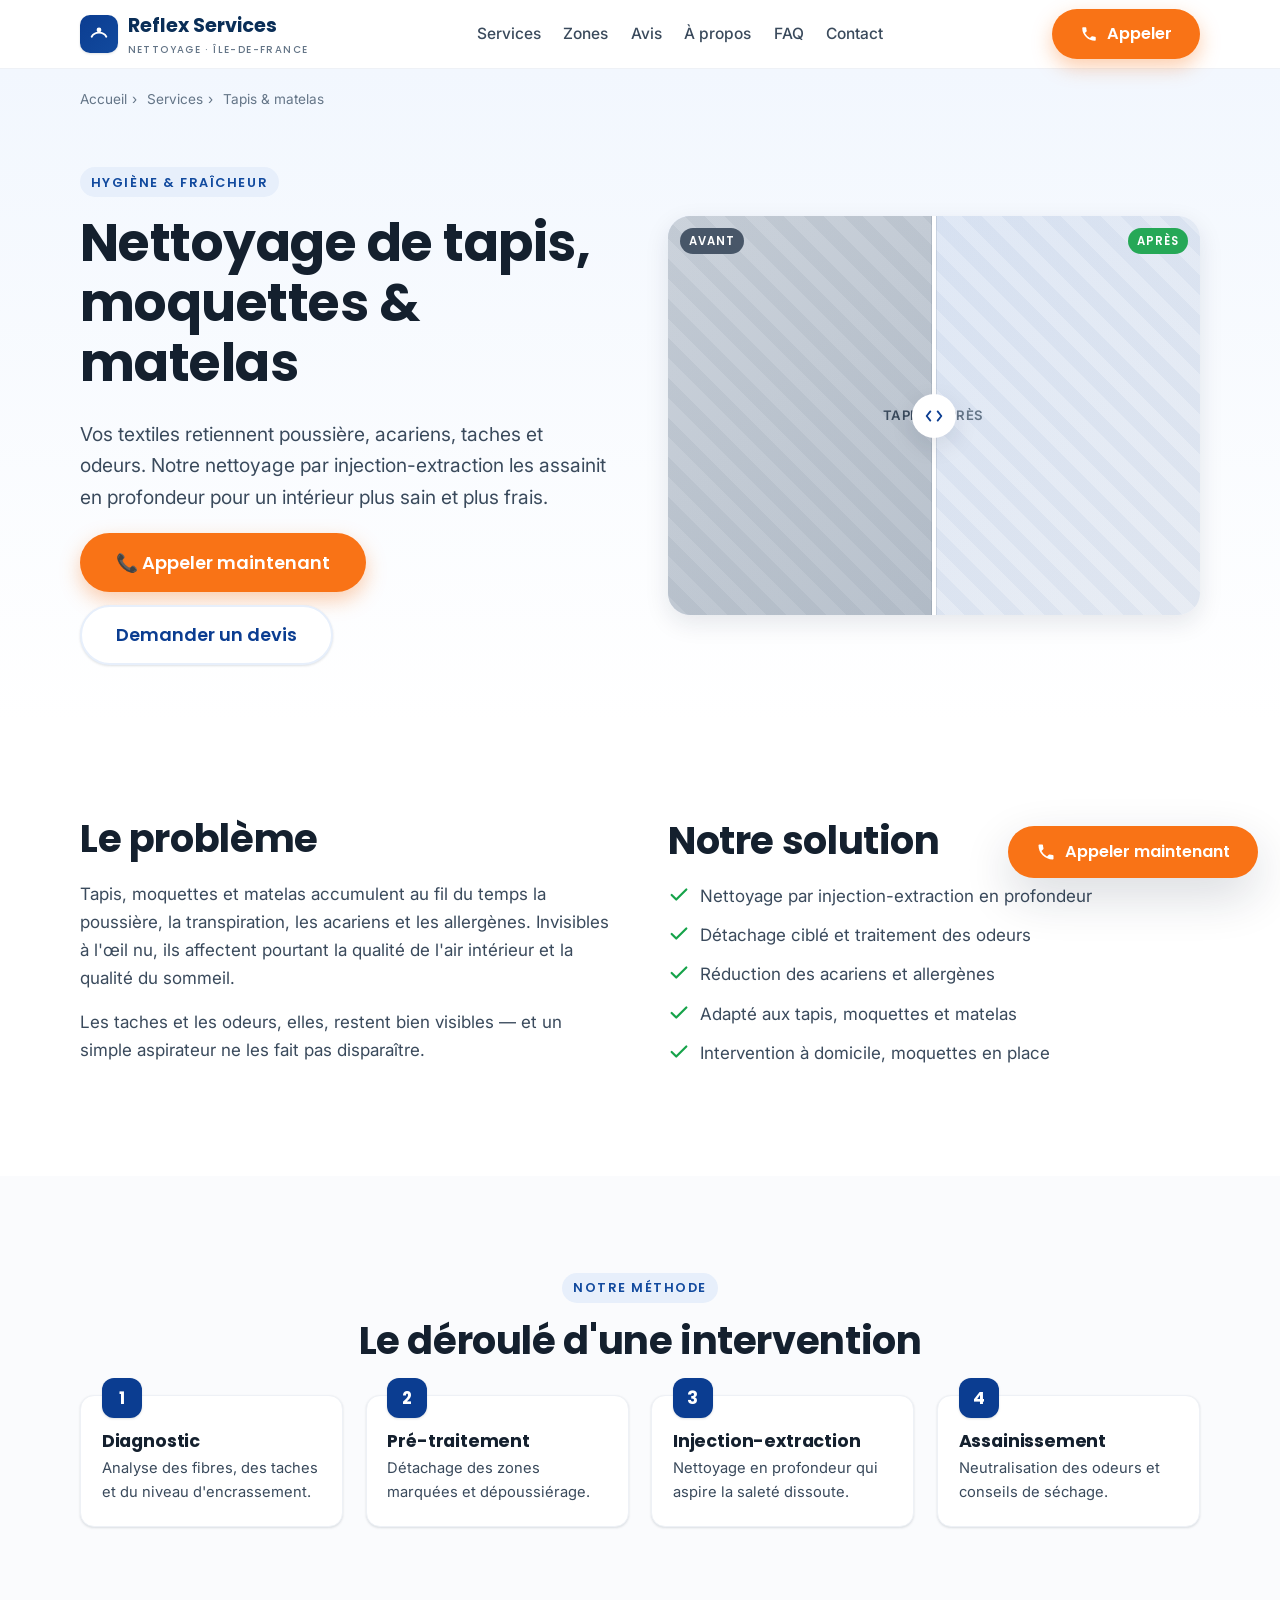
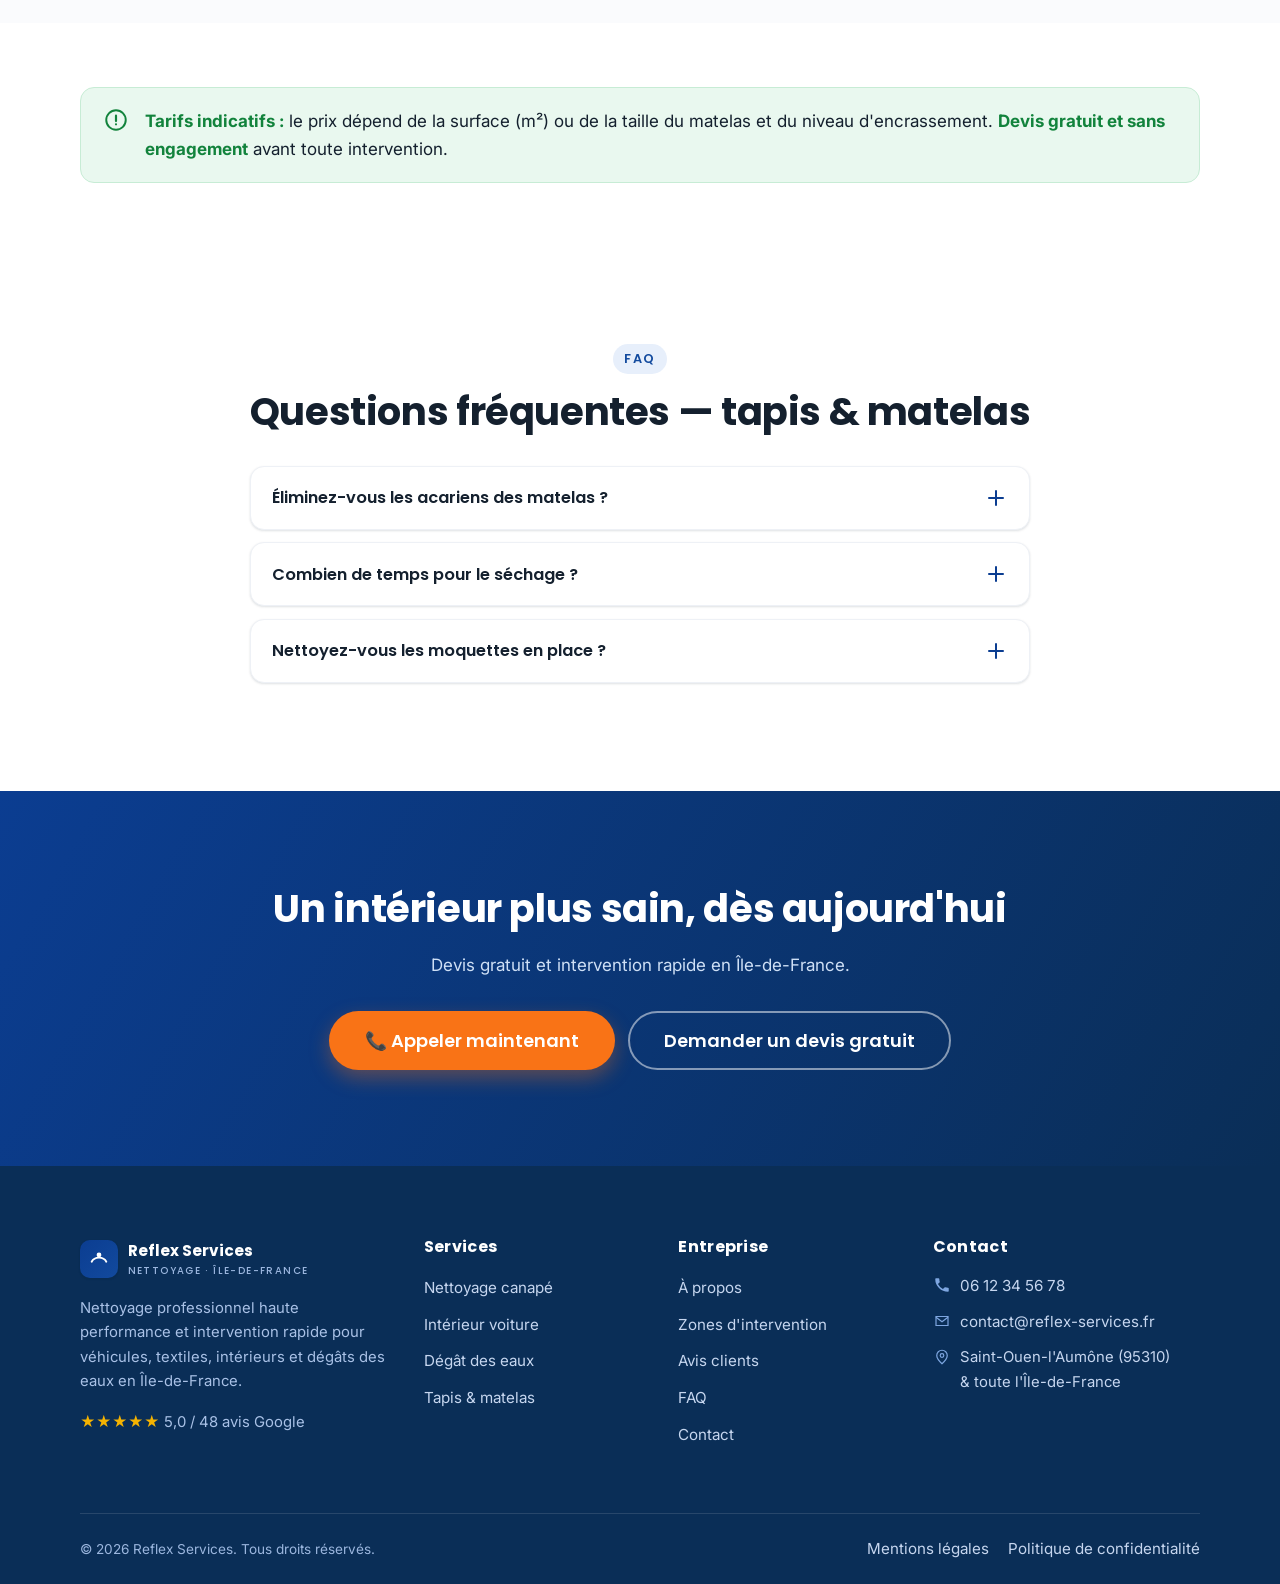
<file: services/nettoyage-tapis-matelas.html>
<!DOCTYPE html>
<html lang="fr">
<head>
<meta charset="UTF-8">
<meta name="viewport" content="width=device-width, initial-scale=1">
<title>Nettoyage tapis, moquettes & matelas professionnel | Reflex Services Île-de-France</title>
<meta name="description" content="Nettoyage professionnel de tapis, moquettes et matelas en Île-de-France par injection-extraction. Acariens, taches et odeurs éliminés pour un intérieur plus sain. Devis gratuit, 5★.">
<link rel="canonical" href="https://www.reflex-services.fr/services/nettoyage-tapis-matelas.html">
<meta name="theme-color" content="#0a2e57">
<link rel="preconnect" href="https://fonts.googleapis.com">
<link rel="preconnect" href="https://fonts.gstatic.com" crossorigin>
<link href="https://fonts.googleapis.com/css2?family=Inter:wght@400;500;600&family=Poppins:wght@600;700&display=swap" rel="stylesheet">
<link rel="stylesheet" href="../assets/css/style.css">
<link rel="icon" href="data:image/svg+xml,%3Csvg xmlns='http://www.w3.org/2000/svg' viewBox='0 0 32 32'%3E%3Crect width='32' height='32' rx='8' fill='%230b3d91'/%3E%3Cpath d='M9 20c2-6 12-6 14 0' stroke='white' stroke-width='2.4' fill='none' stroke-linecap='round'/%3E%3Ccircle cx='16' cy='11' r='3' fill='white'/%3E%3C/svg%3E">
<script type="application/ld+json">
{"@context":"https://schema.org","@type":"Service","serviceType":"Nettoyage de tapis et matelas","provider":{"@type":"CleaningService","name":"Reflex Services","telephone":"+33612345678","areaServed":"Île-de-France"},"areaServed":"Île-de-France","description":"Nettoyage professionnel de tapis, moquettes et matelas par injection-extraction en Île-de-France."}
</script>
<script type="application/ld+json">
{"@context":"https://schema.org","@type":"FAQPage","mainEntity":[{"@type":"Question","name":"Éliminez-vous les acariens des matelas ?","acceptedAnswer":{"@type":"Answer","text":"Oui. Notre nettoyage en profondeur par injection-extraction, associé à un assainissement, réduit fortement les acariens, les allergènes et les odeurs pour un couchage plus sain."}},{"@type":"Question","name":"Combien de temps pour que le matelas ou le tapis sèche ?","acceptedAnswer":{"@type":"Answer","text":"Comptez en général de 4 à 8 heures selon l'épaisseur et l'aération. Nous vous conseillons sur le séchage à la fin de l'intervention."}},{"@type":"Question","name":"Nettoyez-vous les moquettes en place ?","acceptedAnswer":{"@type":"Answer","text":"Oui, nous nettoyons les moquettes directement chez vous grâce à notre matériel professionnel d'injection-extraction."}}]}
</script>
</head>
<body>
<a class="skip-link" href="#main">Aller au contenu</a>
<header class="site-header">
  <div class="container nav">
    <a class="brand" href="../index.html" aria-label="Reflex Services — accueil"><span class="brand__mark" aria-hidden="true"><svg viewBox="0 0 24 24" fill="none"><path d="M4 15c3-6 13-6 16 0" stroke="currentColor" stroke-width="2" stroke-linecap="round"/><circle cx="12" cy="7.5" r="2.6" fill="currentColor"/></svg></span><span>Reflex Services<small>Nettoyage · Île-de-France</small></span></a>
    <nav class="nav__links" aria-label="Navigation principale"><a href="../services.html" data-nav="services.html">Services</a><a href="../zones-intervention.html">Zones</a><a href="../avis.html">Avis</a><a href="../about.html">À propos</a><a href="../faq.html">FAQ</a><a href="../contact.html">Contact</a></nav>
    <div class="nav__cta"><a class="btn btn--primary" href="tel:+33612345678"><svg viewBox="0 0 24 24" width="18" height="18" fill="none" aria-hidden="true"><path d="M6.6 10.8a15 15 0 0 0 6.6 6.6l2.2-2.2c.3-.3.7-.4 1-.2 1.2.4 2.4.6 3.6.6.6 0 1 .4 1 1V20c0 .6-.4 1-1 1A17 17 0 0 1 3 4c0-.6.4-1 1-1h3.4c.6 0 1 .4 1 1 0 1.3.2 2.5.6 3.6.1.4 0 .8-.3 1z" fill="currentColor"/></svg>Appeler</a></div>
    <button class="nav__toggle" aria-label="Ouvrir le menu" aria-expanded="false" aria-controls="mobile-menu"><span></span><span></span><span></span></button>
  </div>
  <div class="mobile-menu" id="mobile-menu"><a href="../services.html">Services</a><a href="../zones-intervention.html">Zones d'intervention</a><a href="../avis.html">Avis clients</a><a href="../about.html">À propos</a><a href="../faq.html">FAQ</a><a href="../contact.html">Contact</a><a class="btn btn--primary btn--block" href="tel:+33612345678">📞 Appeler maintenant</a><a class="btn btn--secondary btn--block" href="../contact.html" style="margin-top:.6rem">Demander un devis gratuit</a></div>
</header>

<main id="main">
<section class="page-hero">
  <div class="container">
    <nav class="breadcrumb" aria-label="Fil d'Ariane"><a href="../index.html">Accueil</a><span>›</span> <a href="../services.html">Services</a><span>›</span> Tapis &amp; matelas</nav>
    <div class="page-hero__inner split">
      <div class="prose">
        <span class="eyebrow">Hygiène &amp; fraîcheur</span>
        <h1>Nettoyage de tapis, moquettes &amp; matelas</h1>
        <p class="lead">Vos textiles retiennent poussière, acariens, taches et odeurs. Notre nettoyage par injection-extraction les assainit en profondeur pour un intérieur plus sain et plus frais.</p>
        <div class="btn-row"><a class="btn btn--primary btn--lg" href="tel:+33612345678">📞 Appeler maintenant</a><a class="btn btn--secondary btn--lg" href="../contact.html">Demander un devis</a></div>
      </div>
      <div class="split__media reveal">
        <div class="ba" role="group" aria-label="Avant / après tapis">
          <div class="ba__img ba__after"><div class="placeholder"><span class="placeholder__label">Tapis · Après</span></div></div>
          <div class="ba__img ba__before"><div class="placeholder"><span class="placeholder__label">Tapis · Avant</span></div></div>
          <span class="ba__tag ba__tag--before">Avant</span><span class="ba__tag ba__tag--after">Après</span>
          <div class="ba__handle"></div><div class="ba__knob" aria-hidden="true"><svg viewBox="0 0 24 24" fill="none"><path d="M8 7 4 12l4 5M16 7l4 5-4 5" stroke="currentColor" stroke-width="2" stroke-linecap="round" stroke-linejoin="round"/></svg></div>
          <input class="ba__range" type="range" min="0" max="100" value="50" aria-label="Comparer avant / après">
        </div>
      </div>
    </div>
  </div>
</section>

<section class="section">
  <div class="container split">
    <div class="prose reveal">
      <h2>Le problème</h2>
      <p>Tapis, moquettes et matelas accumulent au fil du temps la poussière, la transpiration, les acariens et les allergènes. Invisibles à l'œil nu, ils affectent pourtant la qualité de l'air intérieur et la qualité du sommeil.</p>
      <p>Les taches et les odeurs, elles, restent bien visibles — et un simple aspirateur ne les fait pas disparaître.</p>
    </div>
    <div class="prose reveal">
      <h2>Notre solution</h2>
      <ul class="checklist">
        <li><svg viewBox="0 0 24 24" fill="none"><path d="M20 6 9 17l-5-5" stroke="currentColor" stroke-width="2.4" stroke-linecap="round" stroke-linejoin="round"/></svg> Nettoyage par injection-extraction en profondeur</li>
        <li><svg viewBox="0 0 24 24" fill="none"><path d="M20 6 9 17l-5-5" stroke="currentColor" stroke-width="2.4" stroke-linecap="round" stroke-linejoin="round"/></svg> Détachage ciblé et traitement des odeurs</li>
        <li><svg viewBox="0 0 24 24" fill="none"><path d="M20 6 9 17l-5-5" stroke="currentColor" stroke-width="2.4" stroke-linecap="round" stroke-linejoin="round"/></svg> Réduction des acariens et allergènes</li>
        <li><svg viewBox="0 0 24 24" fill="none"><path d="M20 6 9 17l-5-5" stroke="currentColor" stroke-width="2.4" stroke-linecap="round" stroke-linejoin="round"/></svg> Adapté aux tapis, moquettes et matelas</li>
        <li><svg viewBox="0 0 24 24" fill="none"><path d="M20 6 9 17l-5-5" stroke="currentColor" stroke-width="2.4" stroke-linecap="round" stroke-linejoin="round"/></svg> Intervention à domicile, moquettes en place</li>
      </ul>
    </div>
  </div>
</section>

<section class="section bg-gray">
  <div class="container">
    <div class="text-center reveal"><span class="eyebrow">Notre méthode</span><h2>Le déroulé d'une intervention</h2></div>
    <div class="steps mt-2">
      <div class="step reveal"><div class="step__num"></div><h3>Diagnostic</h3><p>Analyse des fibres, des taches et du niveau d'encrassement.</p></div>
      <div class="step reveal"><div class="step__num"></div><h3>Pré-traitement</h3><p>Détachage des zones marquées et dépoussiérage.</p></div>
      <div class="step reveal"><div class="step__num"></div><h3>Injection-extraction</h3><p>Nettoyage en profondeur qui aspire la saleté dissoute.</p></div>
      <div class="step reveal"><div class="step__num"></div><h3>Assainissement</h3><p>Neutralisation des odeurs et conseils de séchage.</p></div>
    </div>
  </div>
</section>

<section class="section--tight"><div class="container"><div class="price-note reveal"><svg viewBox="0 0 24 24" fill="none"><circle cx="12" cy="12" r="9" stroke="currentColor" stroke-width="1.8"/><path d="M12 8v5m0 3h.01" stroke="currentColor" stroke-width="2" stroke-linecap="round"/></svg><div><strong>Tarifs indicatifs :</strong> le prix dépend de la surface (m²) ou de la taille du matelas et du niveau d'encrassement. <strong>Devis gratuit et sans engagement</strong> avant toute intervention.</div></div></div></section>

<section class="section">
  <div class="container">
    <div class="text-center reveal"><span class="eyebrow">FAQ</span><h2>Questions fréquentes — tapis &amp; matelas</h2></div>
    <div class="faq mt-2">
      <div class="faq__item reveal"><button class="faq__q" aria-expanded="false" aria-controls="t1">Éliminez-vous les acariens des matelas ?<span class="faq__icon" aria-hidden="true"></span></button><div class="faq__a" id="t1"><div class="faq__a-inner"><p>Oui. Notre nettoyage en profondeur, associé à un assainissement, réduit fortement les acariens, les allergènes et les odeurs pour un couchage plus sain.</p></div></div></div>
      <div class="faq__item reveal"><button class="faq__q" aria-expanded="false" aria-controls="t2">Combien de temps pour le séchage ?<span class="faq__icon" aria-hidden="true"></span></button><div class="faq__a" id="t2"><div class="faq__a-inner"><p>Comptez en général de 4 à 8 heures selon l'épaisseur et l'aération de la pièce. Nous vous conseillons sur le séchage en fin d'intervention.</p></div></div></div>
      <div class="faq__item reveal"><button class="faq__q" aria-expanded="false" aria-controls="t3">Nettoyez-vous les moquettes en place ?<span class="faq__icon" aria-hidden="true"></span></button><div class="faq__a" id="t3"><div class="faq__a-inner"><p>Oui, nous nettoyons les moquettes directement chez vous grâce à notre matériel professionnel d'injection-extraction.</p></div></div></div>
    </div>
  </div>
</section>

<section class="section cta-band"><div class="container reveal"><h2>Un intérieur plus sain, dès aujourd'hui</h2><p class="mt-1">Devis gratuit et intervention rapide en Île-de-France.</p><div class="btn-row btn-row--center mt-2"><a class="btn btn--primary btn--lg" href="tel:+33612345678">📞 Appeler maintenant</a><a class="btn btn--ghost btn--lg" href="../contact.html">Demander un devis gratuit</a></div></div></section>
</main>

<footer class="site-footer"><div class="container"><div class="footer-grid"><div class="footer-brand"><a class="brand" href="../index.html"><span class="brand__mark" aria-hidden="true"><svg viewBox="0 0 24 24" fill="none"><path d="M4 15c3-6 13-6 16 0" stroke="currentColor" stroke-width="2" stroke-linecap="round"/><circle cx="12" cy="7.5" r="2.6" fill="currentColor"/></svg></span><span>Reflex Services<small>Nettoyage · Île-de-France</small></span></a><p>Nettoyage professionnel haute performance et intervention rapide pour véhicules, textiles, intérieurs et dégâts des eaux en Île-de-France.</p><p><span class="stars" style="color:var(--star)" aria-hidden="true">★★★★★</span> 5,0 / 48 avis Google</p></div><div><h4>Services</h4><ul class="footer-links"><li><a href="nettoyage-canape.html">Nettoyage canapé</a></li><li><a href="nettoyage-voiture-interieur.html">Intérieur voiture</a></li><li><a href="degat-des-eaux.html">Dégât des eaux</a></li><li><a href="nettoyage-tapis-matelas.html">Tapis &amp; matelas</a></li></ul></div><div><h4>Entreprise</h4><ul class="footer-links"><li><a href="../about.html">À propos</a></li><li><a href="../zones-intervention.html">Zones d'intervention</a></li><li><a href="../avis.html">Avis clients</a></li><li><a href="../faq.html">FAQ</a></li><li><a href="../contact.html">Contact</a></li></ul></div><div><h4>Contact</h4><ul class="footer-contact"><li><svg viewBox="0 0 24 24" fill="none"><path d="M6.6 10.8a15 15 0 0 0 6.6 6.6l2.2-2.2c.3-.3.7-.4 1-.2 1.2.4 2.4.6 3.6.6.6 0 1 .4 1 1V20c0 .6-.4 1-1 1A17 17 0 0 1 3 4c0-.6.4-1 1-1h3.4c.6 0 1 .4 1 1 0 1.3.2 2.5.6 3.6.1.4 0 .8-.3 1z" fill="currentColor"/></svg> <a href="tel:+33612345678">06 12 34 56 78</a></li><li><svg viewBox="0 0 24 24" fill="none"><path d="M4 6h16v12H4z" stroke="currentColor" stroke-width="1.6"/><path d="m4 7 8 6 8-6" stroke="currentColor" stroke-width="1.6"/></svg> <a href="mailto:contact@reflex-services.fr">contact@reflex-services.fr</a></li><li><svg viewBox="0 0 24 24" fill="none"><path d="M12 21s7-6.3 7-11a7 7 0 1 0-14 0c0 4.7 7 11 7 11z" stroke="currentColor" stroke-width="1.6"/><circle cx="12" cy="10" r="2.4" stroke="currentColor" stroke-width="1.6"/></svg> Saint-Ouen-l'Aumône (95310)<br>&amp; toute l'Île-de-France</li></ul></div></div><div class="footer-bottom"><span>© <span id="year">2026</span> Reflex Services. Tous droits réservés.</span><nav aria-label="Liens légaux"><a href="../mentions-legales.html">Mentions légales</a><a href="../politique-confidentialite.html">Politique de confidentialité</a></nav></div></div></footer>

<div class="sticky-cta"><a class="btn btn--primary" href="tel:+33612345678">📞 Appeler</a><a class="btn btn--green" href="../contact.html">Devis gratuit</a></div>
<a class="btn btn--primary float-call" href="tel:+33612345678" aria-label="Appeler Reflex Services"><svg viewBox="0 0 24 24" width="20" height="20" fill="none" aria-hidden="true"><path d="M6.6 10.8a15 15 0 0 0 6.6 6.6l2.2-2.2c.3-.3.7-.4 1-.2 1.2.4 2.4.6 3.6.6.6 0 1 .4 1 1V20c0 .6-.4 1-1 1A17 17 0 0 1 3 4c0-.6.4-1 1-1h3.4c.6 0 1 .4 1 1 0 1.3.2 2.5.6 3.6.1.4 0 .8-.3 1z" fill="currentColor"/></svg>Appeler maintenant</a>
<script src="../assets/js/main.js"></script>
</body>
</html>
</file>
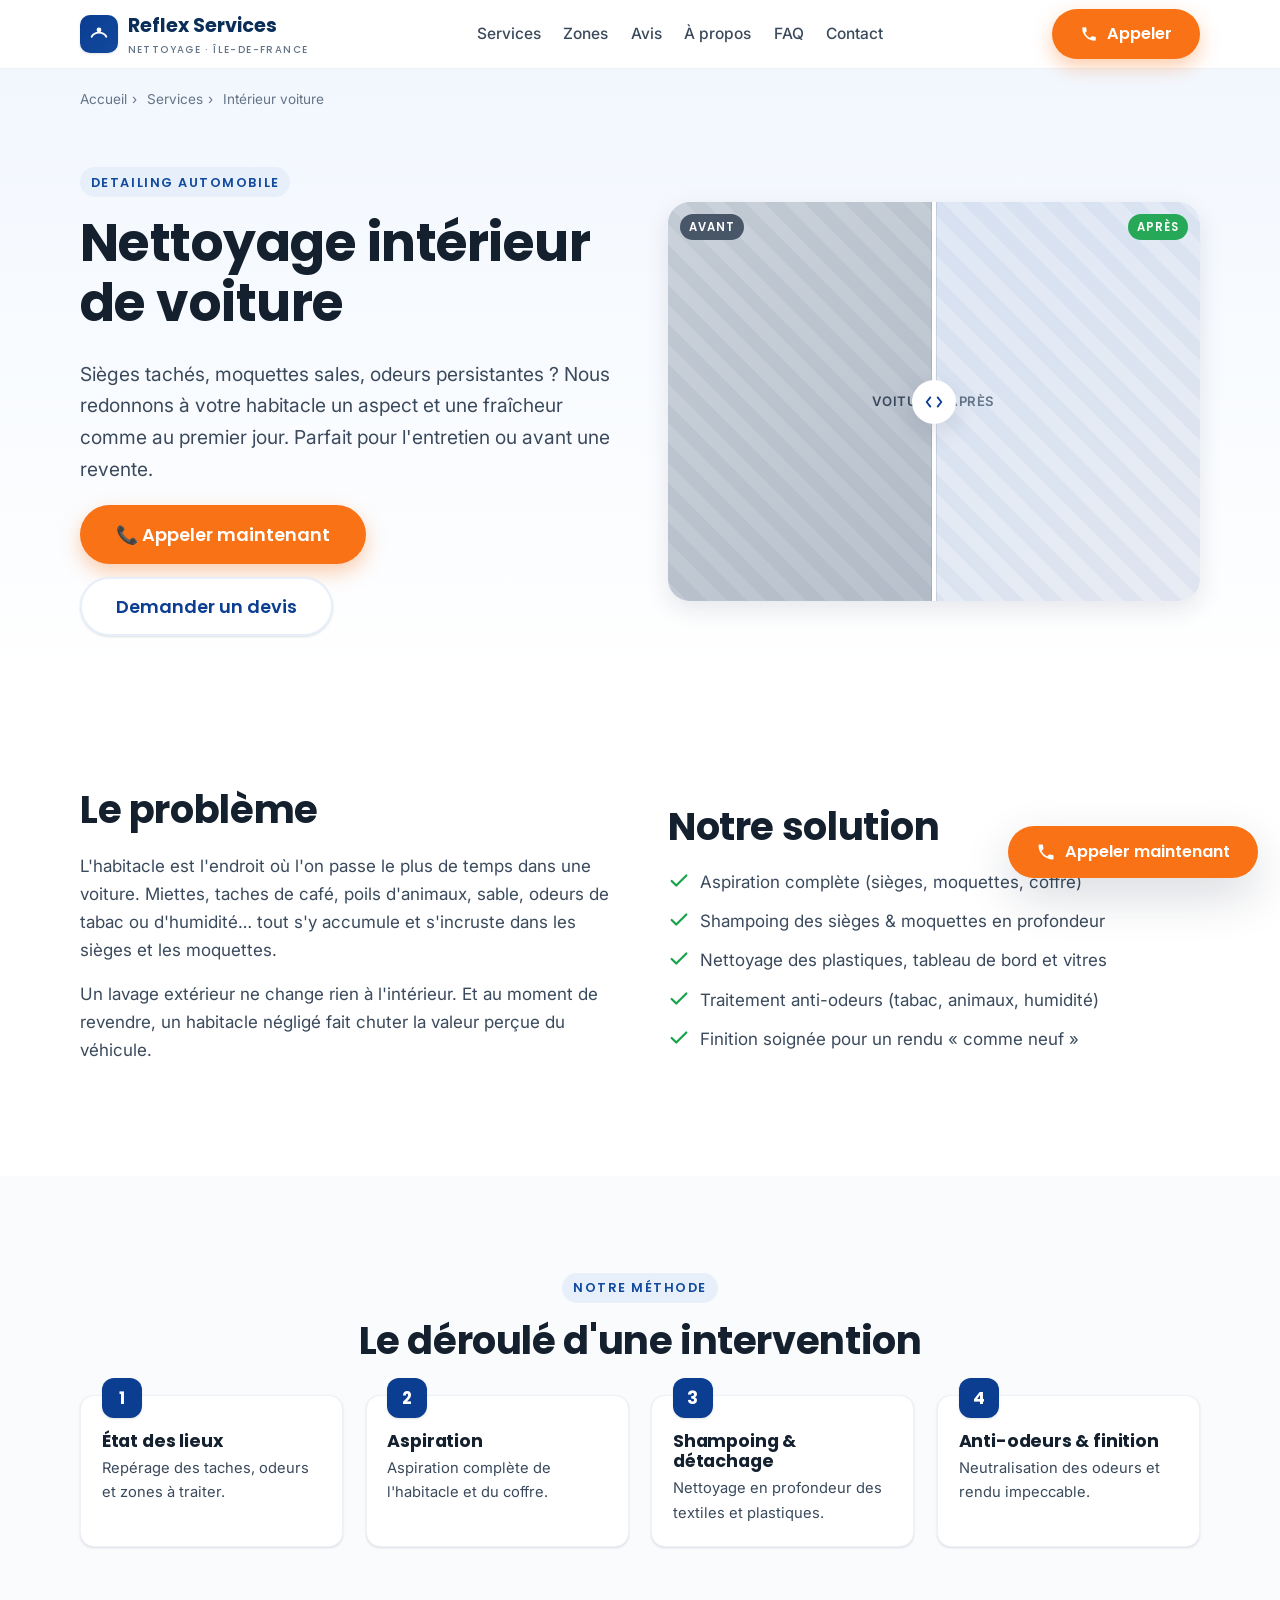
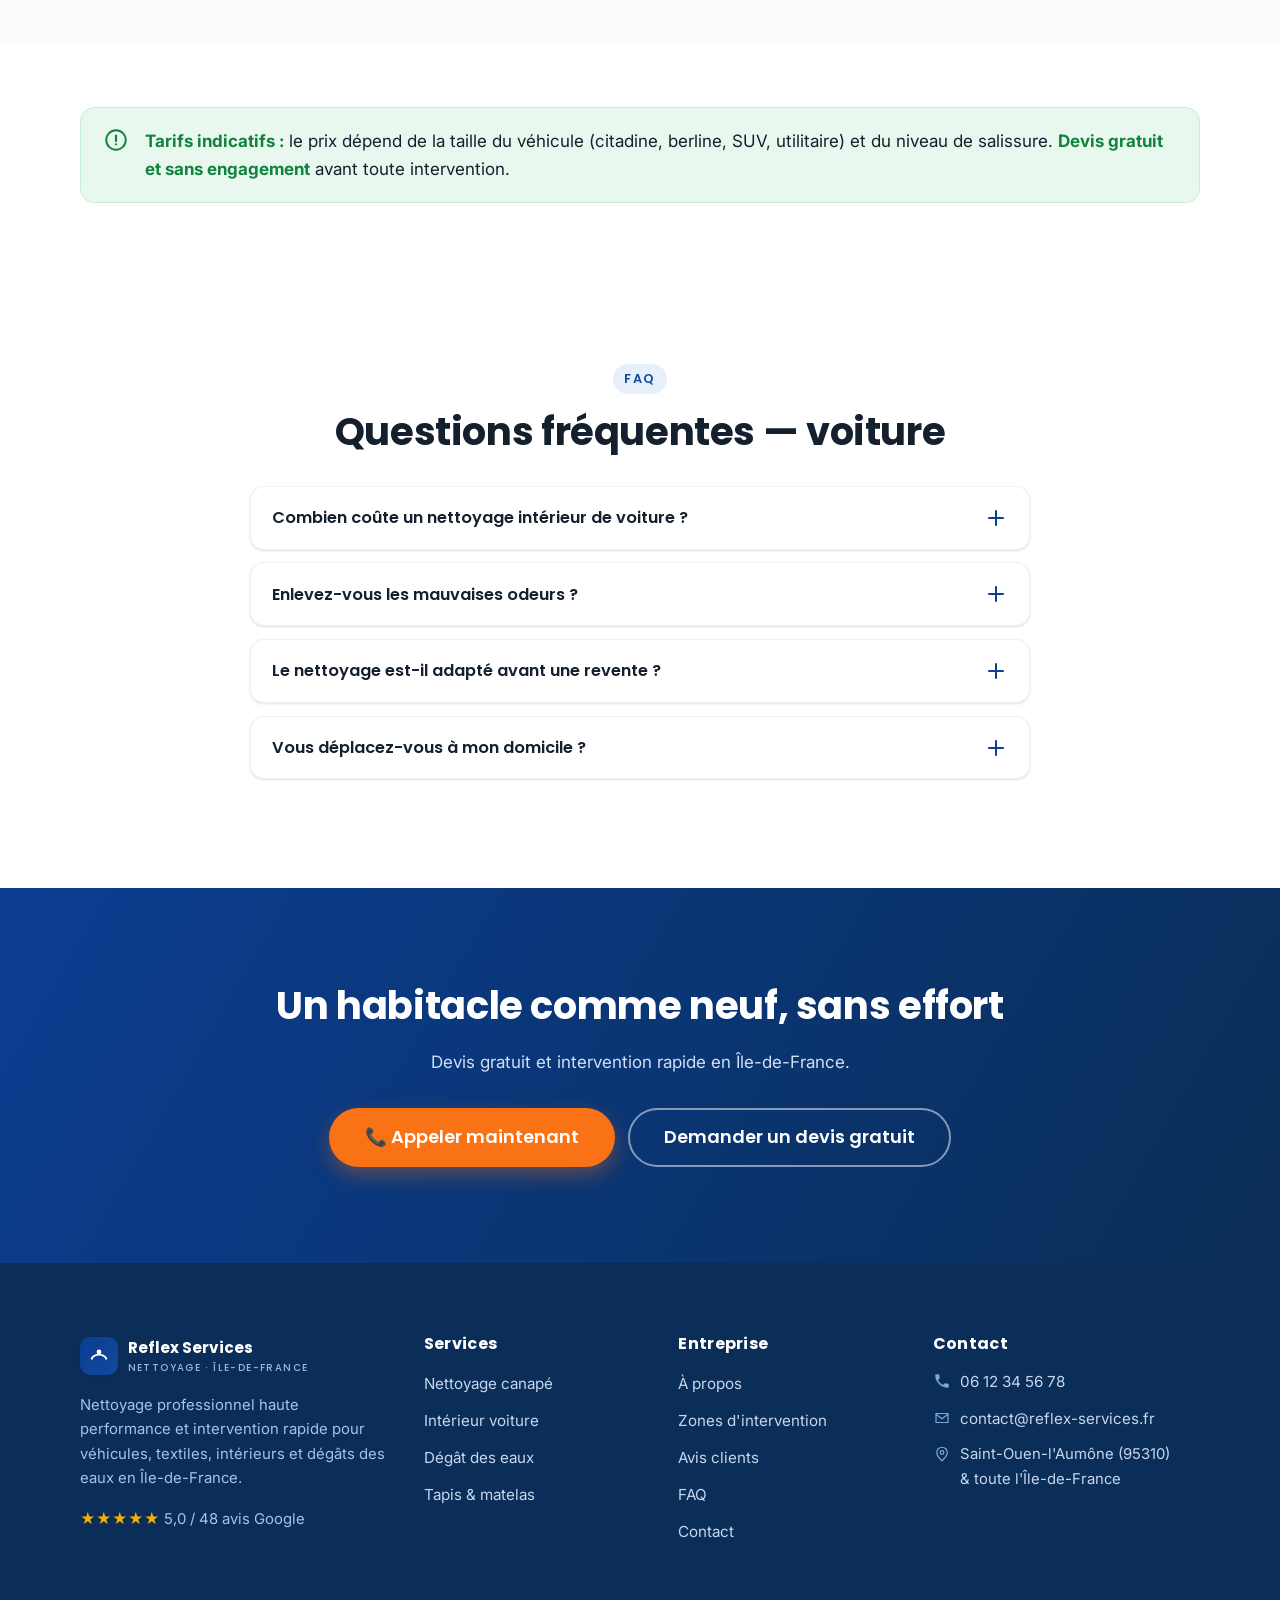
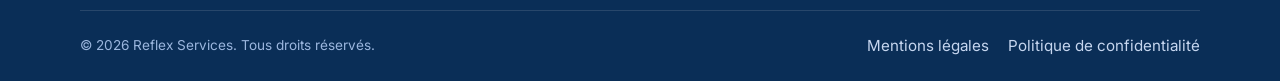
<file: services/nettoyage-voiture-interieur.html>
<!DOCTYPE html>
<html lang="fr">
<head>
<meta charset="UTF-8">
<meta name="viewport" content="width=device-width, initial-scale=1">
<title>Nettoyage intérieur de voiture professionnel (95 / Île-de-France) | Reflex Services</title>
<meta name="description" content="Nettoyage intérieur de voiture professionnel en Île-de-France : sièges, moquettes, plastiques, anti-odeurs. Detailing idéal avant revente. Résultat comme neuf, devis gratuit, 5★.">
<link rel="canonical" href="https://www.reflex-services.fr/services/nettoyage-voiture-interieur.html">
<meta name="theme-color" content="#0a2e57">
<link rel="preconnect" href="https://fonts.googleapis.com">
<link rel="preconnect" href="https://fonts.gstatic.com" crossorigin>
<link href="https://fonts.googleapis.com/css2?family=Inter:wght@400;500;600&family=Poppins:wght@600;700&display=swap" rel="stylesheet">
<link rel="stylesheet" href="../assets/css/style.css">
<link rel="icon" href="data:image/svg+xml,%3Csvg xmlns='http://www.w3.org/2000/svg' viewBox='0 0 32 32'%3E%3Crect width='32' height='32' rx='8' fill='%230b3d91'/%3E%3Cpath d='M9 20c2-6 12-6 14 0' stroke='white' stroke-width='2.4' fill='none' stroke-linecap='round'/%3E%3Ccircle cx='16' cy='11' r='3' fill='white'/%3E%3C/svg%3E">
<script type="application/ld+json">
{"@context":"https://schema.org","@type":"Service","serviceType":"Nettoyage intérieur de voiture","provider":{"@type":"CleaningService","name":"Reflex Services","telephone":"+33612345678","areaServed":"Île-de-France"},"areaServed":"Île-de-France","description":"Detailing et nettoyage intérieur de voiture professionnel en Île-de-France."}
</script>
<script type="application/ld+json">
{"@context":"https://schema.org","@type":"FAQPage","mainEntity":[{"@type":"Question","name":"Combien coûte un nettoyage intérieur de voiture ?","acceptedAnswer":{"@type":"Answer","text":"Le tarif dépend de la taille du véhicule, du niveau de salissure et des options (traitement anti-odeurs, shampoing sièges). Nous fournissons un devis gratuit avant intervention."}},{"@type":"Question","name":"Enlevez-vous les mauvaises odeurs ?","acceptedAnswer":{"@type":"Answer","text":"Oui, nous proposons un traitement anti-odeurs (tabac, animaux, nourriture) qui neutralise les odeurs à la source plutôt que de les masquer."}},{"@type":"Question","name":"Le nettoyage est-il adapté avant une revente ?","acceptedAnswer":{"@type":"Answer","text":"Absolument. Un intérieur impeccable valorise votre véhicule et facilite la vente. C'est l'une des demandes les plus fréquentes de nos clients."}}]}
</script>
</head>
<body>
<a class="skip-link" href="#main">Aller au contenu</a>
<header class="site-header">
  <div class="container nav">
    <a class="brand" href="../index.html" aria-label="Reflex Services — accueil"><span class="brand__mark" aria-hidden="true"><svg viewBox="0 0 24 24" fill="none"><path d="M4 15c3-6 13-6 16 0" stroke="currentColor" stroke-width="2" stroke-linecap="round"/><circle cx="12" cy="7.5" r="2.6" fill="currentColor"/></svg></span><span>Reflex Services<small>Nettoyage · Île-de-France</small></span></a>
    <nav class="nav__links" aria-label="Navigation principale"><a href="../services.html" data-nav="services.html">Services</a><a href="../zones-intervention.html">Zones</a><a href="../avis.html">Avis</a><a href="../about.html">À propos</a><a href="../faq.html">FAQ</a><a href="../contact.html">Contact</a></nav>
    <div class="nav__cta"><a class="btn btn--primary" href="tel:+33612345678"><svg viewBox="0 0 24 24" width="18" height="18" fill="none" aria-hidden="true"><path d="M6.6 10.8a15 15 0 0 0 6.6 6.6l2.2-2.2c.3-.3.7-.4 1-.2 1.2.4 2.4.6 3.6.6.6 0 1 .4 1 1V20c0 .6-.4 1-1 1A17 17 0 0 1 3 4c0-.6.4-1 1-1h3.4c.6 0 1 .4 1 1 0 1.3.2 2.5.6 3.6.1.4 0 .8-.3 1z" fill="currentColor"/></svg>Appeler</a></div>
    <button class="nav__toggle" aria-label="Ouvrir le menu" aria-expanded="false" aria-controls="mobile-menu"><span></span><span></span><span></span></button>
  </div>
  <div class="mobile-menu" id="mobile-menu"><a href="../services.html">Services</a><a href="../zones-intervention.html">Zones d'intervention</a><a href="../avis.html">Avis clients</a><a href="../about.html">À propos</a><a href="../faq.html">FAQ</a><a href="../contact.html">Contact</a><a class="btn btn--primary btn--block" href="tel:+33612345678">📞 Appeler maintenant</a><a class="btn btn--secondary btn--block" href="../contact.html" style="margin-top:.6rem">Demander un devis gratuit</a></div>
</header>

<main id="main">
<section class="page-hero">
  <div class="container">
    <nav class="breadcrumb" aria-label="Fil d'Ariane"><a href="../index.html">Accueil</a><span>›</span> <a href="../services.html">Services</a><span>›</span> Intérieur voiture</nav>
    <div class="page-hero__inner split">
      <div class="prose">
        <span class="eyebrow">Detailing automobile</span>
        <h1>Nettoyage intérieur de voiture</h1>
        <p class="lead">Sièges tachés, moquettes sales, odeurs persistantes ? Nous redonnons à votre habitacle un aspect et une fraîcheur comme au premier jour. Parfait pour l'entretien ou avant une revente.</p>
        <div class="btn-row"><a class="btn btn--primary btn--lg" href="tel:+33612345678">📞 Appeler maintenant</a><a class="btn btn--secondary btn--lg" href="../contact.html">Demander un devis</a></div>
      </div>
      <div class="split__media reveal">
        <div class="ba" role="group" aria-label="Avant / après intérieur voiture">
          <div class="ba__img ba__after"><div class="placeholder"><span class="placeholder__label">Voiture · Après</span></div></div>
          <div class="ba__img ba__before"><div class="placeholder"><span class="placeholder__label">Voiture · Avant</span></div></div>
          <span class="ba__tag ba__tag--before">Avant</span><span class="ba__tag ba__tag--after">Après</span>
          <div class="ba__handle"></div><div class="ba__knob" aria-hidden="true"><svg viewBox="0 0 24 24" fill="none"><path d="M8 7 4 12l4 5M16 7l4 5-4 5" stroke="currentColor" stroke-width="2" stroke-linecap="round" stroke-linejoin="round"/></svg></div>
          <input class="ba__range" type="range" min="0" max="100" value="50" aria-label="Comparer avant / après">
        </div>
      </div>
    </div>
  </div>
</section>

<section class="section">
  <div class="container split">
    <div class="prose reveal">
      <h2>Le problème</h2>
      <p>L'habitacle est l'endroit où l'on passe le plus de temps dans une voiture. Miettes, taches de café, poils d'animaux, sable, odeurs de tabac ou d'humidité… tout s'y accumule et s'incruste dans les sièges et les moquettes.</p>
      <p>Un lavage extérieur ne change rien à l'intérieur. Et au moment de revendre, un habitacle négligé fait chuter la valeur perçue du véhicule.</p>
    </div>
    <div class="prose reveal">
      <h2>Notre solution</h2>
      <ul class="checklist">
        <li><svg viewBox="0 0 24 24" fill="none"><path d="M20 6 9 17l-5-5" stroke="currentColor" stroke-width="2.4" stroke-linecap="round" stroke-linejoin="round"/></svg> Aspiration complète (sièges, moquettes, coffre)</li>
        <li><svg viewBox="0 0 24 24" fill="none"><path d="M20 6 9 17l-5-5" stroke="currentColor" stroke-width="2.4" stroke-linecap="round" stroke-linejoin="round"/></svg> Shampoing des sièges &amp; moquettes en profondeur</li>
        <li><svg viewBox="0 0 24 24" fill="none"><path d="M20 6 9 17l-5-5" stroke="currentColor" stroke-width="2.4" stroke-linecap="round" stroke-linejoin="round"/></svg> Nettoyage des plastiques, tableau de bord et vitres</li>
        <li><svg viewBox="0 0 24 24" fill="none"><path d="M20 6 9 17l-5-5" stroke="currentColor" stroke-width="2.4" stroke-linecap="round" stroke-linejoin="round"/></svg> Traitement anti-odeurs (tabac, animaux, humidité)</li>
        <li><svg viewBox="0 0 24 24" fill="none"><path d="M20 6 9 17l-5-5" stroke="currentColor" stroke-width="2.4" stroke-linecap="round" stroke-linejoin="round"/></svg> Finition soignée pour un rendu « comme neuf »</li>
      </ul>
    </div>
  </div>
</section>

<section class="section bg-gray">
  <div class="container">
    <div class="text-center reveal"><span class="eyebrow">Notre méthode</span><h2>Le déroulé d'une intervention</h2></div>
    <div class="steps mt-2">
      <div class="step reveal"><div class="step__num"></div><h3>État des lieux</h3><p>Repérage des taches, odeurs et zones à traiter.</p></div>
      <div class="step reveal"><div class="step__num"></div><h3>Aspiration</h3><p>Aspiration complète de l'habitacle et du coffre.</p></div>
      <div class="step reveal"><div class="step__num"></div><h3>Shampoing &amp; détachage</h3><p>Nettoyage en profondeur des textiles et plastiques.</p></div>
      <div class="step reveal"><div class="step__num"></div><h3>Anti-odeurs &amp; finition</h3><p>Neutralisation des odeurs et rendu impeccable.</p></div>
    </div>
  </div>
</section>

<section class="section--tight"><div class="container"><div class="price-note reveal"><svg viewBox="0 0 24 24" fill="none"><circle cx="12" cy="12" r="9" stroke="currentColor" stroke-width="1.8"/><path d="M12 8v5m0 3h.01" stroke="currentColor" stroke-width="2" stroke-linecap="round"/></svg><div><strong>Tarifs indicatifs :</strong> le prix dépend de la taille du véhicule (citadine, berline, SUV, utilitaire) et du niveau de salissure. <strong>Devis gratuit et sans engagement</strong> avant toute intervention.</div></div></div></section>

<section class="section">
  <div class="container">
    <div class="text-center reveal"><span class="eyebrow">FAQ</span><h2>Questions fréquentes — voiture</h2></div>
    <div class="faq mt-2">
      <div class="faq__item reveal"><button class="faq__q" aria-expanded="false" aria-controls="v1">Combien coûte un nettoyage intérieur de voiture ?<span class="faq__icon" aria-hidden="true"></span></button><div class="faq__a" id="v1"><div class="faq__a-inner"><p>Le tarif dépend de la taille du véhicule, du niveau de salissure et des options choisies (anti-odeurs, shampoing sièges). Nous fournissons un devis gratuit avant intervention.</p></div></div></div>
      <div class="faq__item reveal"><button class="faq__q" aria-expanded="false" aria-controls="v2">Enlevez-vous les mauvaises odeurs ?<span class="faq__icon" aria-hidden="true"></span></button><div class="faq__a" id="v2"><div class="faq__a-inner"><p>Oui. Notre traitement anti-odeurs neutralise les odeurs de tabac, d'animaux ou de nourriture à la source, au lieu de simplement les masquer.</p></div></div></div>
      <div class="faq__item reveal"><button class="faq__q" aria-expanded="false" aria-controls="v3">Le nettoyage est-il adapté avant une revente ?<span class="faq__icon" aria-hidden="true"></span></button><div class="faq__a" id="v3"><div class="faq__a-inner"><p>Absolument. Un habitacle impeccable valorise le véhicule et rassure l'acheteur. C'est l'une des demandes les plus fréquentes de nos clients.</p></div></div></div>
      <div class="faq__item reveal"><button class="faq__q" aria-expanded="false" aria-controls="v4">Vous déplacez-vous à mon domicile ?<span class="faq__icon" aria-hidden="true"></span></button><div class="faq__a" id="v4"><div class="faq__a-inner"><p>Nous intervenons partout en Île-de-France. Précisez votre situation lors de la prise de contact et nous conviendrons du lieu le plus pratique.</p></div></div></div>
    </div>
  </div>
</section>

<section class="section cta-band"><div class="container reveal"><h2>Un habitacle comme neuf, sans effort</h2><p class="mt-1">Devis gratuit et intervention rapide en Île-de-France.</p><div class="btn-row btn-row--center mt-2"><a class="btn btn--primary btn--lg" href="tel:+33612345678">📞 Appeler maintenant</a><a class="btn btn--ghost btn--lg" href="../contact.html">Demander un devis gratuit</a></div></div></section>
</main>

<footer class="site-footer"><div class="container"><div class="footer-grid"><div class="footer-brand"><a class="brand" href="../index.html"><span class="brand__mark" aria-hidden="true"><svg viewBox="0 0 24 24" fill="none"><path d="M4 15c3-6 13-6 16 0" stroke="currentColor" stroke-width="2" stroke-linecap="round"/><circle cx="12" cy="7.5" r="2.6" fill="currentColor"/></svg></span><span>Reflex Services<small>Nettoyage · Île-de-France</small></span></a><p>Nettoyage professionnel haute performance et intervention rapide pour véhicules, textiles, intérieurs et dégâts des eaux en Île-de-France.</p><p><span class="stars" style="color:var(--star)" aria-hidden="true">★★★★★</span> 5,0 / 48 avis Google</p></div><div><h4>Services</h4><ul class="footer-links"><li><a href="nettoyage-canape.html">Nettoyage canapé</a></li><li><a href="nettoyage-voiture-interieur.html">Intérieur voiture</a></li><li><a href="degat-des-eaux.html">Dégât des eaux</a></li><li><a href="nettoyage-tapis-matelas.html">Tapis &amp; matelas</a></li></ul></div><div><h4>Entreprise</h4><ul class="footer-links"><li><a href="../about.html">À propos</a></li><li><a href="../zones-intervention.html">Zones d'intervention</a></li><li><a href="../avis.html">Avis clients</a></li><li><a href="../faq.html">FAQ</a></li><li><a href="../contact.html">Contact</a></li></ul></div><div><h4>Contact</h4><ul class="footer-contact"><li><svg viewBox="0 0 24 24" fill="none"><path d="M6.6 10.8a15 15 0 0 0 6.6 6.6l2.2-2.2c.3-.3.7-.4 1-.2 1.2.4 2.4.6 3.6.6.6 0 1 .4 1 1V20c0 .6-.4 1-1 1A17 17 0 0 1 3 4c0-.6.4-1 1-1h3.4c.6 0 1 .4 1 1 0 1.3.2 2.5.6 3.6.1.4 0 .8-.3 1z" fill="currentColor"/></svg> <a href="tel:+33612345678">06 12 34 56 78</a></li><li><svg viewBox="0 0 24 24" fill="none"><path d="M4 6h16v12H4z" stroke="currentColor" stroke-width="1.6"/><path d="m4 7 8 6 8-6" stroke="currentColor" stroke-width="1.6"/></svg> <a href="mailto:contact@reflex-services.fr">contact@reflex-services.fr</a></li><li><svg viewBox="0 0 24 24" fill="none"><path d="M12 21s7-6.3 7-11a7 7 0 1 0-14 0c0 4.7 7 11 7 11z" stroke="currentColor" stroke-width="1.6"/><circle cx="12" cy="10" r="2.4" stroke="currentColor" stroke-width="1.6"/></svg> Saint-Ouen-l'Aumône (95310)<br>&amp; toute l'Île-de-France</li></ul></div></div><div class="footer-bottom"><span>© <span id="year">2026</span> Reflex Services. Tous droits réservés.</span><nav aria-label="Liens légaux"><a href="../mentions-legales.html">Mentions légales</a><a href="../politique-confidentialite.html">Politique de confidentialité</a></nav></div></div></footer>

<div class="sticky-cta"><a class="btn btn--primary" href="tel:+33612345678">📞 Appeler</a><a class="btn btn--green" href="../contact.html">Devis gratuit</a></div>
<a class="btn btn--primary float-call" href="tel:+33612345678" aria-label="Appeler Reflex Services"><svg viewBox="0 0 24 24" width="20" height="20" fill="none" aria-hidden="true"><path d="M6.6 10.8a15 15 0 0 0 6.6 6.6l2.2-2.2c.3-.3.7-.4 1-.2 1.2.4 2.4.6 3.6.6.6 0 1 .4 1 1V20c0 .6-.4 1-1 1A17 17 0 0 1 3 4c0-.6.4-1 1-1h3.4c.6 0 1 .4 1 1 0 1.3.2 2.5.6 3.6.1.4 0 .8-.3 1z" fill="currentColor"/></svg>Appeler maintenant</a>
<script src="../assets/js/main.js"></script>
</body>
</html>
</file>
<file: assets/css/style.css>
/* =========================================================
   Reflex Services — Design System
   Premium, fast-response cleaning specialist (Île-de-France)
   Mobile-first, conversion-focused, WCAG-aware
   ========================================================= */

/* ---------- Design Tokens ---------- */
:root {
  /* Brand */
  --blue-900: #0a2e57;
  --blue-800: #0b3d91;
  --blue-700: #124a9e;
  --blue-100: #e7effb;
  --blue-50:  #f2f7fe;

  /* Accents (CTA) */
  --orange-500: #f97316;
  --orange-600: #ea6407;
  --green-500:  #16a34a;
  --green-600:  #12833c;
  --green-50:   #e9f8ef;

  /* Neutrals */
  --ink:      #14202e;
  --slate-700:#3a4a5c;
  --slate-500:#647587;
  --slate-300:#c3ccd6;
  --gray-100: #f4f6f9;
  --gray-50:  #fafbfd;
  --white:    #ffffff;

  /* Feedback */
  --star: #f5b301;

  /* Type */
  --font-head: "Poppins", "Inter", system-ui, -apple-system, "Segoe UI", Roboto, sans-serif;
  --font-body: "Inter", system-ui, -apple-system, "Segoe UI", Roboto, Helvetica, Arial, sans-serif;

  /* Radii + shadow */
  --radius-sm: 8px;
  --radius:    14px;
  --radius-lg: 22px;
  --shadow-sm: 0 1px 3px rgba(16,32,54,.08), 0 1px 2px rgba(16,32,54,.06);
  --shadow:    0 8px 24px rgba(16,32,54,.10);
  --shadow-lg: 0 18px 48px rgba(16,32,54,.16);

  /* Layout */
  --maxw: 1160px;
  --gutter: 20px;
  --section-y: clamp(48px, 8vw, 96px);

  /* Motion */
  --ease: cubic-bezier(.22,.61,.36,1);
}

/* ---------- Reset ---------- */
*, *::before, *::after { box-sizing: border-box; }
html { scroll-behavior: smooth; -webkit-text-size-adjust: 100%; }
body {
  margin: 0;
  font-family: var(--font-body);
  color: var(--ink);
  background: var(--white);
  line-height: 1.65;
  font-size: 17px;
  -webkit-font-smoothing: antialiased;
  overflow-x: hidden;
}
img, svg, video { max-width: 100%; display: block; height: auto; }
a { color: var(--blue-800); text-decoration: none; }
a:hover { text-decoration: underline; }
ul, ol { margin: 0; padding: 0; }
li { list-style: none; }
h1, h2, h3, h4 { font-family: var(--font-head); line-height: 1.15; color: var(--ink); margin: 0 0 .5em; font-weight: 700; letter-spacing: -.01em; }
h1 { font-size: clamp(2rem, 5.2vw, 3.25rem); }
h2 { font-size: clamp(1.6rem, 3.6vw, 2.4rem); }
h3 { font-size: clamp(1.2rem, 2.2vw, 1.5rem); }
p  { margin: 0 0 1rem; color: var(--slate-700); }
strong { color: var(--ink); }

/* ---------- Utilities ---------- */
.container { width: 100%; max-width: var(--maxw); margin-inline: auto; padding-inline: var(--gutter); }
.section { padding-block: var(--section-y); }
.section--tight { padding-block: clamp(36px, 6vw, 64px); }
.bg-gray { background: var(--gray-50); }
.bg-blue { background: var(--blue-900); color: #eaf1fb; }
.bg-blue h2, .bg-blue h3 { color: #fff; }
.bg-blue p { color: #c6d6ef; }
.text-center { text-align: center; }
.eyebrow {
  display: inline-block; font-family: var(--font-head); font-weight: 600;
  font-size: .8rem; letter-spacing: .12em; text-transform: uppercase;
  color: var(--blue-700); background: var(--blue-100);
  padding: .35em .85em; border-radius: 999px; margin-bottom: 1rem;
}
.lead { font-size: clamp(1.05rem, 1.6vw, 1.2rem); color: var(--slate-700); max-width: 60ch; }
.center-block { margin-inline: auto; }
.mt-2 { margin-top: 2rem; } .mt-1 { margin-top: 1rem; }
.visually-hidden {
  position:absolute!important;width:1px;height:1px;padding:0;margin:-1px;
  overflow:hidden;clip:rect(0 0 0 0);white-space:nowrap;border:0;
}
.skip-link {
  position: absolute; left: 8px; top: -48px; z-index: 200;
  background: var(--blue-900); color: #fff; padding: .6em 1em; border-radius: 8px;
  transition: top .2s var(--ease);
}
.skip-link:focus { top: 8px; }

/* Focus visibility (a11y) */
:focus-visible { outline: 3px solid var(--orange-500); outline-offset: 2px; border-radius: 4px; }

/* ---------- Buttons ---------- */
.btn {
  display: inline-flex; align-items: center; justify-content: center; gap: .55em;
  font-family: var(--font-head); font-weight: 600; font-size: 1.02rem;
  padding: .85em 1.6em; border-radius: 999px; border: 2px solid transparent;
  cursor: pointer; transition: transform .15s var(--ease), box-shadow .2s var(--ease), background .2s var(--ease);
  text-decoration: none; line-height: 1.1; white-space: nowrap;
}
.btn:hover { text-decoration: none; transform: translateY(-2px); }
.btn:active { transform: translateY(0); }
.btn--primary { background: var(--orange-500); color: #fff; box-shadow: 0 8px 20px rgba(249,115,22,.35); }
.btn--primary:hover { background: var(--orange-600); color:#fff; }
.btn--secondary { background: #fff; color: var(--blue-800); border-color: var(--blue-100); box-shadow: var(--shadow-sm); }
.btn--secondary:hover { border-color: var(--blue-700); color: var(--blue-800); }
.btn--ghost { background: transparent; color: #fff; border-color: rgba(255,255,255,.5); }
.btn--ghost:hover { background: rgba(255,255,255,.12); color:#fff; }
.btn--green { background: var(--green-500); color: #fff; box-shadow: 0 8px 20px rgba(22,163,74,.3); }
.btn--green:hover { background: var(--green-600); color:#fff; }
.btn--lg { font-size: 1.12rem; padding: 1em 1.9em; }
.btn--block { width: 100%; }
.btn-row { display: flex; flex-wrap: wrap; gap: .8rem; }
.btn-row--center { justify-content: center; }

/* ---------- Header ---------- */
.site-header {
  position: sticky; top: 0; z-index: 100;
  background: rgba(255,255,255,.92); backdrop-filter: saturate(140%) blur(10px);
  border-bottom: 1px solid #eef1f6;
}
.nav {
  display: flex; align-items: center; justify-content: space-between;
  height: 68px; gap: 1rem;
}
.brand { display: flex; align-items: center; gap: .6rem; font-family: var(--font-head); font-weight: 700; font-size: 1.2rem; color: var(--blue-900); }
.brand:hover { text-decoration: none; }
.brand__mark {
  width: 38px; height: 38px; border-radius: 10px;
  background: linear-gradient(135deg, var(--blue-800), var(--blue-700));
  display: grid; place-items: center; color: #fff; flex: none;
  box-shadow: var(--shadow-sm);
}
.brand__mark svg { width: 22px; height: 22px; }
.brand small { display:block; font-size:.62rem; font-weight:500; letter-spacing:.14em; text-transform:uppercase; color:var(--slate-500); }
.nav__links { display: none; align-items: center; gap: 1.4rem; }
.nav__links a { color: var(--slate-700); font-weight: 500; font-size: .97rem; }
.nav__links a:hover { color: var(--blue-800); text-decoration: none; }
.nav__cta { display: none; }
.nav__toggle {
  display: inline-flex; flex-direction: column; gap: 5px; background: none; border: 0;
  padding: 10px; cursor: pointer; border-radius: 8px;
}
.nav__toggle span { width: 24px; height: 2px; background: var(--ink); border-radius: 2px; transition: .25s var(--ease); }
.nav__toggle[aria-expanded="true"] span:nth-child(1) { transform: translateY(7px) rotate(45deg); }
.nav__toggle[aria-expanded="true"] span:nth-child(2) { opacity: 0; }
.nav__toggle[aria-expanded="true"] span:nth-child(3) { transform: translateY(-7px) rotate(-45deg); }

.mobile-menu {
  display: none; border-top: 1px solid #eef1f6; background: #fff;
  padding: .5rem var(--gutter) 1.2rem;
}
.mobile-menu.open { display: block; animation: fade .25s var(--ease); }
.mobile-menu a {
  display: block; padding: .85rem .25rem; color: var(--slate-700);
  font-weight: 500; border-bottom: 1px solid #f1f3f7;
}
.mobile-menu a:hover { color: var(--blue-800); text-decoration:none; }
.mobile-menu .btn { margin-top: 1rem; }

@media (min-width: 940px) {
  .nav__links, .nav__cta { display: flex; }
  .nav__toggle { display: none; }
}

/* ---------- Hero ---------- */
.hero {
  position: relative; overflow: hidden;
  background:
    radial-gradient(1200px 500px at 85% -10%, rgba(18,74,158,.18), transparent 60%),
    linear-gradient(180deg, var(--blue-50), #fff 70%);
}
.hero__grid {
  display: grid; gap: clamp(2rem, 4vw, 3.5rem); align-items: center;
  padding-block: clamp(40px, 7vw, 84px);
}
.hero h1 span { color: var(--blue-800); }
.hero .lead { margin-bottom: 1.6rem; }
.hero__badges { display: flex; flex-wrap: wrap; gap: .6rem 1.2rem; margin: 1.4rem 0 0; }
.hero__badge { display: inline-flex; align-items: center; gap: .45em; font-size: .92rem; font-weight: 500; color: var(--slate-700); }
.hero__badge svg { width: 18px; height: 18px; color: var(--green-500); flex:none; }
.hero__media { position: relative; }
.hero__card {
  background: #fff; border-radius: var(--radius-lg); box-shadow: var(--shadow-lg);
  overflow: hidden; border: 1px solid #eef1f6;
}
.hero__float {
  position: absolute; background: #fff; border-radius: var(--radius);
  box-shadow: var(--shadow); padding: .8rem 1rem; display: flex; align-items: center; gap: .7rem;
  border: 1px solid #eef1f6;
}
.hero__float--rating { bottom: -18px; left: -8px; }
.hero__float--rating .stars { color: var(--star); font-size: 1rem; letter-spacing: 1px; }
.hero__float strong { font-family: var(--font-head); }
@media (min-width: 860px) {
  .hero__grid { grid-template-columns: 1.05fr .95fr; }
}

/* ---------- Trust bar ---------- */
.trustbar { background: var(--blue-900); color: #fff; }
.trustbar__grid {
  display: grid; grid-template-columns: repeat(2, 1fr); gap: 1px;
  background: rgba(255,255,255,.12);
}
.trustbar__item {
  background: var(--blue-900); padding: 1.1rem 1rem; text-align: center;
  display: flex; flex-direction: column; align-items: center; gap: .2rem;
}
.trustbar__item strong { font-family: var(--font-head); font-size: 1.1rem; color:#fff; }
.trustbar__item span { font-size: .84rem; color: #b7cbea; }
.trustbar__item .stars { color: var(--star); }
@media (min-width: 720px) { .trustbar__grid { grid-template-columns: repeat(4, 1fr); } }

/* ---------- Cards / grids ---------- */
.grid { display: grid; gap: 1.4rem; }
.grid--2 { grid-template-columns: 1fr; }
.grid--3 { grid-template-columns: 1fr; }
.grid--4 { grid-template-columns: 1fr; }
@media (min-width: 620px) { .grid--2, .grid--3, .grid--4 { grid-template-columns: repeat(2, 1fr); } }
@media (min-width: 900px) { .grid--3 { grid-template-columns: repeat(3, 1fr); } .grid--4 { grid-template-columns: repeat(4, 1fr); } }

.card {
  background: #fff; border: 1px solid #eef1f6; border-radius: var(--radius);
  padding: 1.5rem; box-shadow: var(--shadow-sm);
  transition: transform .2s var(--ease), box-shadow .25s var(--ease), border-color .2s var(--ease);
  height: 100%;
}
.card:hover { transform: translateY(-4px); box-shadow: var(--shadow); border-color: var(--blue-100); }
.card__icon {
  width: 52px; height: 52px; border-radius: 12px; display: grid; place-items: center;
  background: var(--blue-100); color: var(--blue-800); margin-bottom: 1rem;
}
.card__icon svg { width: 26px; height: 26px; }
.card h3 { margin-bottom: .4rem; }
.card p { font-size: .96rem; margin-bottom: 1rem; }
.card__link { font-weight: 600; font-family: var(--font-head); color: var(--blue-800); display:inline-flex; align-items:center; gap:.35em; }
.card__link svg { width: 16px; height: 16px; transition: transform .2s var(--ease); }
.card__link:hover { text-decoration: none; }
.card:hover .card__link svg { transform: translateX(3px); }

/* Service card variant with media */
.service-card { display: flex; flex-direction: column; overflow: hidden; padding: 0; }
.service-card .placeholder { border-radius: 0; aspect-ratio: 16/10; }
.service-card__body { padding: 1.4rem 1.5rem 1.5rem; display:flex; flex-direction:column; flex:1; }
.service-card__body .card__link { margin-top: auto; padding-top: .4rem; }

/* ---------- Image placeholders (client to replace) ---------- */
.placeholder {
  position: relative; border-radius: var(--radius); overflow: hidden;
  background:
    repeating-linear-gradient(45deg, rgba(11,61,145,.05) 0 14px, rgba(11,61,145,.09) 14px 28px),
    linear-gradient(135deg, var(--blue-100), var(--gray-100));
  display: grid; place-items: center; color: var(--slate-500);
  min-height: 180px;
}
.placeholder__label {
  display: flex; flex-direction: column; align-items: center; gap: .4rem;
  font-size: .82rem; font-weight: 600; letter-spacing: .04em; text-transform: uppercase; text-align:center;
}
.placeholder__label svg { width: 30px; height: 30px; opacity: .6; }

/* ---------- Before / After slider ---------- */
.ba {
  position: relative; width: 100%; aspect-ratio: 4/3; border-radius: var(--radius-lg);
  overflow: hidden; box-shadow: var(--shadow); user-select: none; touch-action: none;
  background: var(--gray-100);
}
.ba__img { position: absolute; inset: 0; }
.ba__img .placeholder { position: absolute; inset: 0; border-radius: 0; min-height: 100%; }
.ba__after { z-index: 1; }
.ba__before { z-index: 2; clip-path: inset(0 50% 0 0); }
.ba__before .placeholder {
  background:
    repeating-linear-gradient(45deg, rgba(100,117,135,.10) 0 14px, rgba(100,117,135,.18) 14px 28px),
    linear-gradient(135deg, #d7dde5, #b9c2cd);
  color: var(--slate-700);
}
.ba__tag {
  position: absolute; top: 12px; z-index: 3; font-family: var(--font-head); font-weight: 600;
  font-size: .72rem; letter-spacing: .08em; text-transform: uppercase; color: #fff;
  padding: .3em .8em; border-radius: 999px;
}
.ba__tag--before { left: 12px; background: rgba(58,74,92,.9); }
.ba__tag--after  { right: 12px; background: rgba(22,163,74,.92); }
.ba__handle {
  position: absolute; top: 0; bottom: 0; left: 50%; width: 4px; margin-left: -2px;
  background: #fff; z-index: 4; box-shadow: 0 0 0 1px rgba(16,32,54,.1);
}
.ba__knob {
  position: absolute; top: 50%; left: 50%; transform: translate(-50%, -50%);
  width: 44px; height: 44px; border-radius: 50%; background: #fff; z-index: 5;
  display: grid; place-items: center; box-shadow: var(--shadow); color: var(--blue-800);
  cursor: ew-resize;
}
.ba__knob svg { width: 22px; height: 22px; }
.ba__range {
  position: absolute; inset: 0; width: 100%; height: 100%; z-index: 6; margin: 0;
  opacity: 0; cursor: ew-resize;
}

/* ---------- Why / feature rows ---------- */
.feature { display: flex; gap: 1rem; align-items: flex-start; }
.feature__icon {
  flex: none; width: 46px; height: 46px; border-radius: 12px; display: grid; place-items: center;
  background: var(--green-50); color: var(--green-600);
}
.feature__icon svg { width: 24px; height: 24px; }
.feature h3 { font-size: 1.15rem; margin-bottom: .25rem; }
.feature p { font-size: .95rem; margin: 0; }

/* ---------- Process steps ---------- */
.steps { counter-reset: step; display: grid; gap: 1.4rem; }
@media (min-width: 720px) { .steps { grid-template-columns: repeat(4, 1fr); } }
.step { position: relative; background:#fff; border:1px solid #eef1f6; border-radius: var(--radius); padding: 1.6rem 1.3rem 1.3rem; box-shadow: var(--shadow-sm); }
.step__num {
  counter-increment: step; position: absolute; top: -18px; left: 1.3rem;
  width: 40px; height: 40px; border-radius: 12px; background: var(--blue-800); color:#fff;
  display: grid; place-items: center; font-family: var(--font-head); font-weight: 700; box-shadow: var(--shadow-sm);
}
.step__num::before { content: counter(step); }
.step h3 { font-size: 1.1rem; margin: .6rem 0 .3rem; }
.step p { font-size: .92rem; margin: 0; }

/* ---------- Reviews ---------- */
.reviews-strip { display: grid; gap: 1.4rem; }
@media (min-width: 760px) { .reviews-strip { grid-template-columns: repeat(3, 1fr); } }
.review {
  background: #fff; border: 1px solid #eef1f6; border-radius: var(--radius);
  padding: 1.5rem; box-shadow: var(--shadow-sm); display: flex; flex-direction: column; height: 100%;
}
.review .stars { color: var(--star); letter-spacing: 2px; margin-bottom: .6rem; font-size: 1.05rem; }
.review__text { font-size: .97rem; color: var(--slate-700); flex: 1; }
.review__text::before { content: "“"; }
.review__text::after { content: "”"; }
.review__author { display: flex; align-items: center; gap: .7rem; margin-top: 1.1rem; }
.review__avatar {
  width: 42px; height: 42px; border-radius: 50%; flex: none;
  background: linear-gradient(135deg, var(--blue-700), var(--blue-800));
  color: #fff; display: grid; place-items: center; font-family: var(--font-head); font-weight: 600;
}
.review__meta strong { display: block; font-family: var(--font-head); font-size: .95rem; }
.review__meta span { font-size: .8rem; color: var(--slate-500); }
.review__owner {
  margin-top: 1rem; padding: .85rem 1rem; background: var(--blue-50); border-radius: 10px;
  font-size: .88rem; color: var(--slate-700); border-left: 3px solid var(--blue-700);
}
.review__owner strong { color: var(--blue-800); }

/* Google summary badge */
.google-badge {
  display: inline-flex; align-items: center; gap: .8rem; background: #fff; border: 1px solid #eef1f6;
  border-radius: var(--radius); padding: .9rem 1.3rem; box-shadow: var(--shadow-sm);
}
.google-badge .g { font-family: var(--font-head); font-weight: 700; font-size: 1.3rem; }
.google-badge .g b:nth-child(1){color:#4285F4}.google-badge .g b:nth-child(2){color:#EA4335}.google-badge .g b:nth-child(3){color:#FBBC05}.google-badge .g b:nth-child(4){color:#4285F4}.google-badge .g b:nth-child(5){color:#34A853}.google-badge .g b:nth-child(6){color:#EA4335}
.google-badge__score { font-family: var(--font-head); font-weight: 700; font-size: 1.5rem; line-height: 1; }
.google-badge .stars { color: var(--star); }
.google-badge small { color: var(--slate-500); }

/* ---------- FAQ accordion ---------- */
.faq { max-width: 780px; margin-inline: auto; }
.faq__item { border: 1px solid #eef1f6; border-radius: var(--radius); background: #fff; margin-bottom: .8rem; overflow: hidden; box-shadow: var(--shadow-sm); }
.faq__q {
  width: 100%; text-align: left; background: none; border: 0; cursor: pointer;
  font-family: var(--font-head); font-weight: 600; font-size: 1.02rem; color: var(--ink);
  padding: 1.15rem 1.3rem; display: flex; justify-content: space-between; align-items: center; gap: 1rem;
}
.faq__q:hover { color: var(--blue-800); }
.faq__icon { flex: none; width: 24px; height: 24px; position: relative; }
.faq__icon::before, .faq__icon::after {
  content: ""; position: absolute; background: var(--blue-800); border-radius: 2px;
  transition: transform .25s var(--ease);
}
.faq__icon::before { top: 11px; left: 4px; right: 4px; height: 2px; }
.faq__icon::after  { left: 11px; top: 4px; bottom: 4px; width: 2px; }
.faq__q[aria-expanded="true"] .faq__icon::after { transform: rotate(90deg); opacity: 0; }
.faq__a { max-height: 0; overflow: hidden; transition: max-height .3s var(--ease); }
.faq__a-inner { padding: 0 1.3rem 1.2rem; color: var(--slate-700); font-size: .97rem; }
.faq__a p:last-child { margin-bottom: 0; }

/* ---------- Emergency banner ---------- */
.emergency {
  background: linear-gradient(120deg, var(--blue-900), var(--blue-700));
  color: #fff; border-radius: var(--radius-lg); padding: clamp(1.6rem, 4vw, 2.6rem);
  display: grid; gap: 1.2rem; align-items: center; box-shadow: var(--shadow);
  position: relative; overflow: hidden;
}
.emergency::after {
  content: ""; position: absolute; right: -60px; top: -60px; width: 220px; height: 220px;
  background: radial-gradient(circle, rgba(249,115,22,.35), transparent 70%); pointer-events: none;
}
.emergency h2 { color: #fff; }
.emergency p { color: #cfe0f6; margin-bottom: 0; }
.emergency .pulse {
  display:inline-flex; align-items:center; gap:.5em; font-weight:600; color:#ffd9c2;
  font-family: var(--font-head); text-transform: uppercase; letter-spacing:.08em; font-size:.8rem;
}
.emergency .dot { width: 10px; height: 10px; border-radius:50%; background:var(--orange-500); box-shadow:0 0 0 0 rgba(249,115,22,.6); animation: pulse 2s infinite; }
@media (min-width: 800px) { .emergency { grid-template-columns: 1.5fr auto; } }

/* ---------- CTA band ---------- */
.cta-band {
  background: linear-gradient(120deg, var(--blue-800), var(--blue-900));
  color: #fff; text-align: center;
}
.cta-band h2 { color: #fff; }
.cta-band p { color: #cfe0f6; max-width: 55ch; margin-inline: auto; }

/* ---------- Split / prose ---------- */
.split { display: grid; gap: clamp(2rem, 5vw, 3.5rem); align-items: center; }
@media (min-width: 860px) { .split { grid-template-columns: 1fr 1fr; } .split--media-first .split__media { order: -1; } }
.prose h2 { margin-top: 0; }
.checklist li { display: flex; gap: .6rem; align-items: flex-start; margin-bottom: .7rem; color: var(--slate-700); }
.checklist svg { flex: none; width: 22px; height: 22px; color: var(--green-500); margin-top: 2px; }

/* Stat row */
.stats { display: grid; grid-template-columns: repeat(2,1fr); gap: 1.4rem; }
@media (min-width:720px){ .stats { grid-template-columns: repeat(4,1fr);} }
.stat { text-align: center; }
.stat strong { display:block; font-family: var(--font-head); font-size: clamp(1.8rem,4vw,2.4rem); color: var(--blue-800); line-height:1; }
.stat span { font-size: .9rem; color: var(--slate-500); }
.bg-blue .stat strong { color: #fff; } .bg-blue .stat span { color:#b7cbea; }

/* ---------- Contact ---------- */
.contact-grid { display: grid; gap: 2rem; }
@media (min-width: 860px) { .contact-grid { grid-template-columns: 1fr 1fr; } }
.field { margin-bottom: 1.1rem; }
.field label { display: block; font-family: var(--font-head); font-weight: 600; font-size: .9rem; margin-bottom: .4rem; color: var(--ink); }
.field .req { color: var(--orange-600); }
.field input, .field select, .field textarea {
  width: 100%; padding: .8em .9em; border: 1.5px solid var(--slate-300); border-radius: 10px;
  font: inherit; color: var(--ink); background: #fff; transition: border-color .2s var(--ease), box-shadow .2s var(--ease);
}
.field input:focus, .field select:focus, .field textarea:focus {
  outline: none; border-color: var(--blue-700); box-shadow: 0 0 0 3px var(--blue-100);
}
.field textarea { min-height: 120px; resize: vertical; }
.field--check { display: flex; gap: .6rem; align-items: flex-start; }
.field--check input { width: auto; margin-top: 4px; flex: none; }
.field--check label { font-weight: 400; font-family: var(--font-body); font-size: .88rem; color: var(--slate-700); margin: 0; }
.form-note { font-size: .82rem; color: var(--slate-500); }
.form-success {
  display: none; background: var(--green-50); border: 1px solid #b8e6c9; color: var(--green-600);
  padding: 1rem 1.2rem; border-radius: 12px; font-weight: 500; margin-bottom: 1rem;
}
.form-success.show { display: block; }

.contact-cards { display: grid; gap: 1rem; }
.contact-card { display: flex; gap: 1rem; align-items: flex-start; background:#fff; border:1px solid #eef1f6; border-radius: var(--radius); padding: 1.2rem; box-shadow: var(--shadow-sm); }
.contact-card__icon { flex:none; width:44px; height:44px; border-radius:12px; background:var(--blue-100); color:var(--blue-800); display:grid; place-items:center; }
.contact-card__icon svg { width:22px;height:22px; }
.contact-card strong { font-family: var(--font-head); display:block; }
.contact-card a { font-weight: 600; }
.map-embed { border:0; width:100%; height: 320px; border-radius: var(--radius); box-shadow: var(--shadow-sm); }

/* Zones */
.zones-grid { display:grid; gap:.7rem; grid-template-columns: repeat(2,1fr); }
@media (min-width:620px){ .zones-grid { grid-template-columns: repeat(3,1fr);} }
@media (min-width:900px){ .zones-grid { grid-template-columns: repeat(4,1fr);} }
.zone-chip { display:flex; align-items:center; gap:.5em; background:#fff; border:1px solid #eef1f6; border-radius: 10px; padding:.7rem .9rem; font-size:.92rem; font-weight:500; box-shadow: var(--shadow-sm); }
.zone-chip svg { width:16px; height:16px; color: var(--blue-700); flex:none; }

/* ---------- Pricing indicator ---------- */
.price-note {
  display:flex; gap:1rem; align-items:flex-start; background: var(--green-50); border:1px solid #c7ecd5;
  border-radius: var(--radius); padding: 1.2rem 1.4rem;
}
.price-note svg { flex:none; width:26px; height:26px; color: var(--green-600); }
.price-note strong { color: var(--green-600); }

/* ---------- Breadcrumb ---------- */
.breadcrumb { font-size: .85rem; color: var(--slate-500); padding-top: 1.2rem; }
.breadcrumb a { color: var(--slate-500); }
.breadcrumb a:hover { color: var(--blue-800); }
.breadcrumb span { margin: 0 .4em; }

/* Page hero (interior) */
.page-hero { background: linear-gradient(180deg, var(--blue-50), #fff); }
.page-hero__inner { padding-block: clamp(28px, 5vw, 56px); }
.page-hero .lead { margin-bottom: 1.2rem; }

/* ---------- Sticky mobile call bar ---------- */
.sticky-cta {
  position: fixed; left: 0; right: 0; bottom: 0; z-index: 90;
  display: grid; grid-template-columns: 1fr 1fr; gap: 0;
  background: #fff; box-shadow: 0 -6px 20px rgba(16,32,54,.14);
  padding: .55rem .7rem calc(.55rem + env(safe-area-inset-bottom));
  border-top: 1px solid #eef1f6;
}
.sticky-cta .btn { padding: .8em 1em; font-size: .98rem; }
.sticky-cta .btn + .btn { margin-left: .55rem; }
@media (min-width: 940px) { .sticky-cta { display: none; } }
/* keep content above sticky bar on mobile */
@media (max-width: 939px) { body { padding-bottom: 76px; } }

/* Floating desktop call (optional subtle) */
.float-call {
  display: none; position: fixed; right: 22px; bottom: 22px; z-index: 90;
  box-shadow: var(--shadow-lg);
}
@media (min-width: 940px) { .float-call { display: inline-flex; } }

/* ---------- Footer ---------- */
.site-footer { background: var(--blue-900); color: #c6d6ef; padding-top: clamp(48px,7vw,72px); }
.footer-grid { display: grid; gap: 2rem; }
@media (min-width: 720px) { .footer-grid { grid-template-columns: 1.4fr 1fr 1fr 1.2fr; } }
.site-footer h4 { color: #fff; font-size: 1rem; margin-bottom: 1rem; letter-spacing:.02em; }
.site-footer a { color: #c6d6ef; font-size: .95rem; }
.site-footer a:hover { color: #fff; }
.footer-links li { margin-bottom: .55rem; }
.footer-brand .brand { color: #fff; }
.footer-brand .brand small { color: #9bb6de; }
.footer-brand p { color: #a9c1e6; font-size: .93rem; margin-top: 1rem; }
.footer-contact li { display:flex; gap:.6rem; align-items:flex-start; margin-bottom:.7rem; font-size:.93rem; }
.footer-contact svg { width:18px;height:18px;color:#7ea6e0;flex:none;margin-top:3px; }
.footer-bottom {
  margin-top: clamp(36px,5vw,56px); border-top: 1px solid rgba(255,255,255,.12);
  padding: 1.4rem 0; display: flex; flex-wrap: wrap; gap: .6rem 1.4rem; justify-content: space-between; align-items:center;
  font-size: .85rem; color: #9bb6de;
}
.footer-bottom nav { display:flex; gap:1.2rem; flex-wrap:wrap; }

/* ---------- Animations ---------- */
@keyframes fade { from { opacity: 0; transform: translateY(-6px); } to { opacity: 1; transform: none; } }
@keyframes pulse { 0%{box-shadow:0 0 0 0 rgba(249,115,22,.6);} 70%{box-shadow:0 0 0 12px rgba(249,115,22,0);} 100%{box-shadow:0 0 0 0 rgba(249,115,22,0);} }

.reveal { opacity: 0; transform: translateY(18px); transition: opacity .6s var(--ease), transform .6s var(--ease); }
.reveal.in { opacity: 1; transform: none; }

@media (prefers-reduced-motion: reduce) {
  * { animation-duration: .001ms !important; animation-iteration-count: 1 !important; transition-duration: .001ms !important; scroll-behavior: auto !important; }
  .reveal { opacity: 1; transform: none; }
}
</file>
